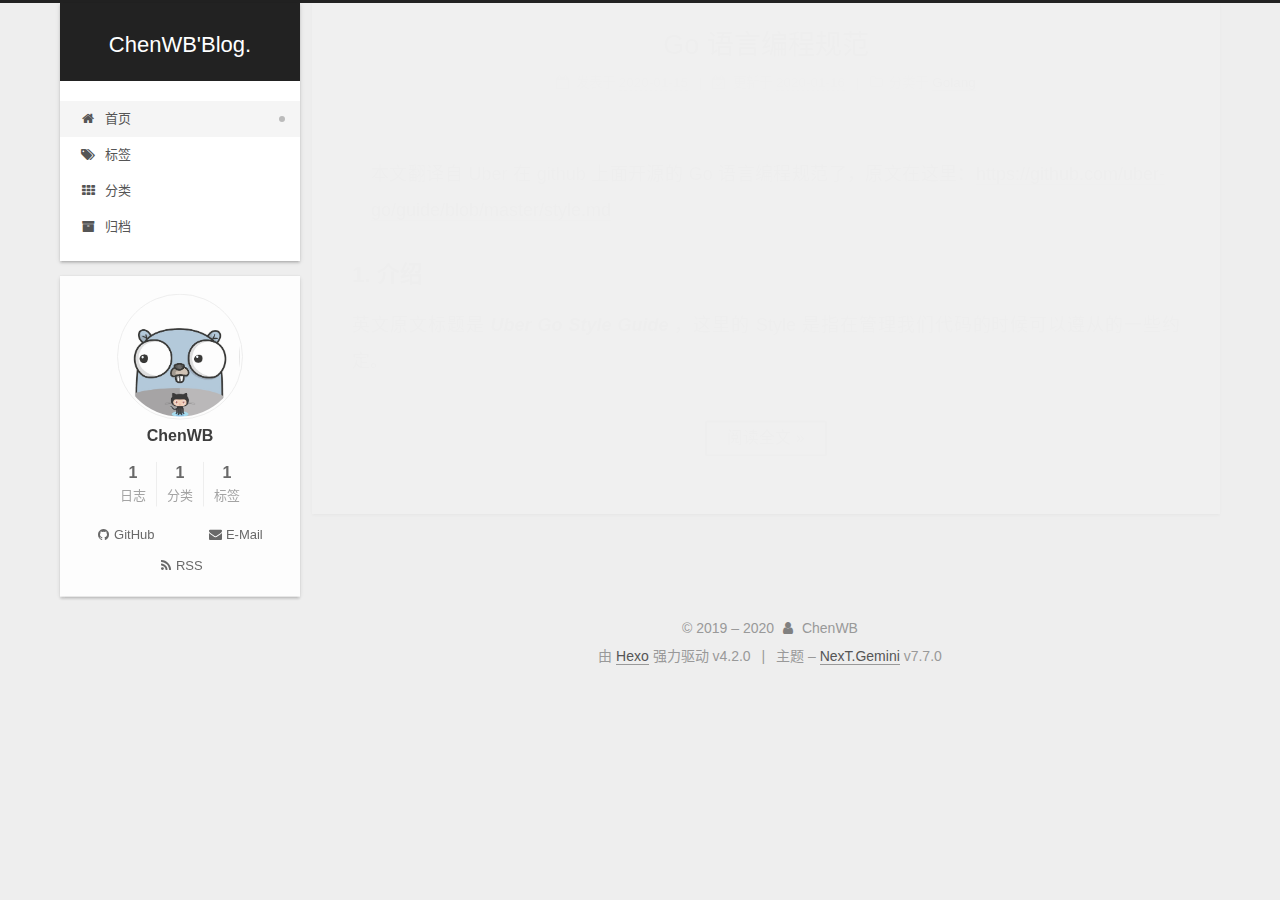
<file: index.html>
<!DOCTYPE html>
<html lang="zh-CN">
<head>
  <meta charset="UTF-8">
<meta name="viewport" content="width=device-width, initial-scale=1, maximum-scale=2">
<meta name="theme-color" content="#222">
<meta name="generator" content="Hexo 4.2.0">
  <link rel="apple-touch-icon" sizes="180x180" href="/images/apple-touch-icon-next.png">
  <link rel="icon" type="image/png" sizes="32x32" href="/images/favicon-32x32-next.png">
  <link rel="icon" type="image/png" sizes="16x16" href="/images/favicon-16x16-next.png">
  <link rel="mask-icon" href="/images/logo.svg" color="#222">

<link rel="stylesheet" href="/css/main.css">


<link rel="stylesheet" href="/lib/font-awesome/css/font-awesome.min.css">


<script id="hexo-configurations">
  var NexT = window.NexT || {};
  var CONFIG = {
    hostname: new URL('http://yoursite.com').hostname,
    root: '/',
    scheme: 'Gemini',
    version: '7.7.0',
    exturl: false,
    sidebar: {"position":"left","display":"always","padding":18,"offset":12,"onmobile":false},
    copycode: {"enable":false,"show_result":false,"style":null},
    back2top: {"enable":true,"sidebar":false,"scrollpercent":false},
    bookmark: {"enable":false,"color":"#222","save":"auto"},
    fancybox: false,
    mediumzoom: false,
    lazyload: false,
    pangu: false,
    comments: {"style":"tabs","active":null,"storage":true,"lazyload":false,"nav":null},
    algolia: {
      appID: '',
      apiKey: '',
      indexName: '',
      hits: {"per_page":10},
      labels: {"input_placeholder":"Search for Posts","hits_empty":"We didn't find any results for the search: ${query}","hits_stats":"${hits} results found in ${time} ms"}
    },
    localsearch: {"enable":false,"trigger":"auto","top_n_per_article":1,"unescape":false,"preload":false},
    path: '',
    motion: {"enable":true,"async":false,"transition":{"post_block":"fadeIn","post_header":"slideDownIn","post_body":"slideDownIn","coll_header":"slideLeftIn","sidebar":"slideUpIn"}}
  };
</script>

  <meta property="og:type" content="website">
<meta property="og:title" content="ChenWB&#39;Blog.">
<meta property="og:url" content="http://yoursite.com/index.html">
<meta property="og:site_name" content="ChenWB&#39;Blog.">
<meta property="og:locale" content="zh_CN">
<meta property="article:author" content="ChenWB">
<meta name="twitter:card" content="summary">

<link rel="canonical" href="http://yoursite.com/">


<script id="page-configurations">
  // https://hexo.io/docs/variables.html
  CONFIG.page = {
    sidebar: "",
    isHome: true,
    isPost: false
  };
</script>

  <title>ChenWB'Blog.</title>
  






  <noscript>
  <style>
  .use-motion .brand,
  .use-motion .menu-item,
  .sidebar-inner,
  .use-motion .post-block,
  .use-motion .pagination,
  .use-motion .comments,
  .use-motion .post-header,
  .use-motion .post-body,
  .use-motion .collection-header { opacity: initial; }

  .use-motion .site-title,
  .use-motion .site-subtitle {
    opacity: initial;
    top: initial;
  }

  .use-motion .logo-line-before i { left: initial; }
  .use-motion .logo-line-after i { right: initial; }
  </style>
</noscript>

<link rel="alternate" href="/atom.xml" title="ChenWB'Blog." type="application/atom+xml">
</head>

<body itemscope itemtype="http://schema.org/WebPage">
  <div class="container use-motion">
    <div class="headband"></div>

    <header class="header" itemscope itemtype="http://schema.org/WPHeader">
      <div class="header-inner"><div class="site-brand-container">
  <div class="site-meta">

    <div>
      <a href="/" class="brand" rel="start">
        <span class="logo-line-before"><i></i></span>
        <span class="site-title">ChenWB'Blog.</span>
        <span class="logo-line-after"><i></i></span>
      </a>
    </div>
  </div>

  <div class="site-nav-toggle">
    <div class="toggle" aria-label="切换导航栏">
      <span class="toggle-line toggle-line-first"></span>
      <span class="toggle-line toggle-line-middle"></span>
      <span class="toggle-line toggle-line-last"></span>
    </div>
  </div>
</div>


<nav class="site-nav">
  
  <ul id="menu" class="menu">
        <li class="menu-item menu-item-home">

    <a href="/" rel="section"><i class="fa fa-fw fa-home"></i>首页</a>

  </li>
        <li class="menu-item menu-item-tags">

    <a href="/tags/" rel="section"><i class="fa fa-fw fa-tags"></i>标签</a>

  </li>
        <li class="menu-item menu-item-categories">

    <a href="/categories/" rel="section"><i class="fa fa-fw fa-th"></i>分类</a>

  </li>
        <li class="menu-item menu-item-archives">

    <a href="/archives/" rel="section"><i class="fa fa-fw fa-archive"></i>归档</a>

  </li>
  </ul>

</nav>
</div>
    </header>

    
  <div class="back-to-top">
    <i class="fa fa-arrow-up"></i>
    <span>0%</span>
  </div>


    <main class="main">
      <div class="main-inner">
        <div class="content-wrap">
          

          <div class="content">
            

  <div class="posts-expand">
        
  
  
  <article itemscope itemtype="http://schema.org/Article" class="post-block home" lang="zh-CN">
    <link itemprop="mainEntityOfPage" href="http://yoursite.com/2020/01/15/Go-%E8%AF%AD%E8%A8%80%E7%BC%96%E7%A8%8B%E8%A7%84%E8%8C%83/">

    <span hidden itemprop="author" itemscope itemtype="http://schema.org/Person">
      <meta itemprop="image" content="/images/head.jpg">
      <meta itemprop="name" content="ChenWB">
      <meta itemprop="description" content="">
    </span>

    <span hidden itemprop="publisher" itemscope itemtype="http://schema.org/Organization">
      <meta itemprop="name" content="ChenWB'Blog.">
    </span>
      <header class="post-header">
        <h1 class="post-title" itemprop="name headline">
          
            <a href="/2020/01/15/Go-%E8%AF%AD%E8%A8%80%E7%BC%96%E7%A8%8B%E8%A7%84%E8%8C%83/" class="post-title-link" itemprop="url">Go 语言编程规范</a>
        </h1>

        <div class="post-meta">
            <span class="post-meta-item">
              <span class="post-meta-item-icon">
                <i class="fa fa-calendar-o"></i>
              </span>
              <span class="post-meta-item-text">发表于</span>

              <time title="创建时间：2020-01-15 17:07:00" itemprop="dateCreated datePublished" datetime="2020-01-15T17:07:00+08:00">2020-01-15</time>
            </span>
              <span class="post-meta-item">
                <span class="post-meta-item-icon">
                  <i class="fa fa-calendar-check-o"></i>
                </span>
                <span class="post-meta-item-text">更新于</span>
                <time title="修改时间：2020-01-16 11:16:15" itemprop="dateModified" datetime="2020-01-16T11:16:15+08:00">2020-01-16</time>
              </span>
            <span class="post-meta-item">
              <span class="post-meta-item-icon">
                <i class="fa fa-folder-o"></i>
              </span>
              <span class="post-meta-item-text">分类于</span>
                <span itemprop="about" itemscope itemtype="http://schema.org/Thing">
                  <a href="/categories/Golang/" itemprop="url" rel="index">
                    <span itemprop="name">Golang</span>
                  </a>
                </span>
            </span>

          

        </div>
      </header>

    
    
    
    <div class="post-body" itemprop="articleBody">

      
          <blockquote>
<p>本文翻译自 Uber 在 github 上面开源的 Go 语言编程规范了，原文在这里：<a href="https://github.com/uber-go/guide/blob/master/style.md" target="_blank" rel="noopener">https://github.com/uber-go/guide/blob/master/style.md</a></p>
</blockquote>
<h3 id="1-介绍"><a href="#1-介绍" class="headerlink" title="1. 介绍"></a>1. 介绍</h3><p>英文原文标题是 <strong><em>Uber Go Style Guide</em></strong> ，这里的 Style 是指在管理我们代码的时候可以遵从的一些约定。</p>
          <!--noindex-->
            <div class="post-button">
              <a class="btn" href="/2020/01/15/Go-%E8%AF%AD%E8%A8%80%E7%BC%96%E7%A8%8B%E8%A7%84%E8%8C%83/#more" rel="contents">
                阅读全文 &raquo;
              </a>
            </div>
          <!--/noindex-->
        
      
    </div>

    
    
    
      <footer class="post-footer">
        <div class="post-eof"></div>
      </footer>
  </article>
  
  
  

  </div>

  



          </div>
          

<script>
  window.addEventListener('tabs:register', () => {
    let activeClass = CONFIG.comments.activeClass;
    if (CONFIG.comments.storage) {
      activeClass = localStorage.getItem('comments_active') || activeClass;
    }
    if (activeClass) {
      let activeTab = document.querySelector(`a[href="#comment-${activeClass}"]`);
      if (activeTab) {
        activeTab.click();
      }
    }
  });
  if (CONFIG.comments.storage) {
    window.addEventListener('tabs:click', event => {
      if (!event.target.matches('.tabs-comment .tab-content .tab-pane')) return;
      let commentClass = event.target.classList[1];
      localStorage.setItem('comments_active', commentClass);
    });
  }
</script>

        </div>
          
  
  <div class="toggle sidebar-toggle">
    <span class="toggle-line toggle-line-first"></span>
    <span class="toggle-line toggle-line-middle"></span>
    <span class="toggle-line toggle-line-last"></span>
  </div>

  <aside class="sidebar">
    <div class="sidebar-inner">

      <ul class="sidebar-nav motion-element">
        <li class="sidebar-nav-toc">
          文章目录
        </li>
        <li class="sidebar-nav-overview">
          站点概览
        </li>
      </ul>

      <!--noindex-->
      <div class="post-toc-wrap sidebar-panel">
      </div>
      <!--/noindex-->

      <div class="site-overview-wrap sidebar-panel">
        <div class="site-author motion-element" itemprop="author" itemscope itemtype="http://schema.org/Person">
    <img class="site-author-image" itemprop="image" alt="ChenWB"
      src="/images/head.jpg">
  <p class="site-author-name" itemprop="name">ChenWB</p>
  <div class="site-description" itemprop="description"></div>
</div>
<div class="site-state-wrap motion-element">
  <nav class="site-state">
      <div class="site-state-item site-state-posts">
          <a href="/archives/">
        
          <span class="site-state-item-count">1</span>
          <span class="site-state-item-name">日志</span>
        </a>
      </div>
      <div class="site-state-item site-state-categories">
            <a href="/categories/">
          
        <span class="site-state-item-count">1</span>
        <span class="site-state-item-name">分类</span></a>
      </div>
      <div class="site-state-item site-state-tags">
            <a href="/tags/">
          
        <span class="site-state-item-count">1</span>
        <span class="site-state-item-name">标签</span></a>
      </div>
  </nav>
</div>
  <div class="links-of-author motion-element">
      <span class="links-of-author-item">
        <a href="https://github.com/chenwbyx" title="GitHub → https:&#x2F;&#x2F;github.com&#x2F;chenwbyx" rel="noopener" target="_blank"><i class="fa fa-fw fa-github"></i>GitHub</a>
      </span>
      <span class="links-of-author-item">
        <a href="mailto:chenwbyx@163.com" title="E-Mail → mailto:chenwbyx@163.com" rel="noopener" target="_blank"><i class="fa fa-fw fa-envelope"></i>E-Mail</a>
      </span>
      <span class="links-of-author-item">
        <a href="/atom.xml" title="RSS → &#x2F;atom.xml"><i class="fa fa-fw fa-rss"></i>RSS</a>
      </span>
  </div>



      </div>

    </div>
  </aside>
  <div id="sidebar-dimmer"></div>


      </div>
    </main>

    <footer class="footer">
      <div class="footer-inner">
        

<div class="copyright">
  
  &copy; 2019 – 
  <span itemprop="copyrightYear">2020</span>
  <span class="with-love">
    <i class="fa fa-user"></i>
  </span>
  <span class="author" itemprop="copyrightHolder">ChenWB</span>
</div>
  <div class="powered-by">由 <a href="https://hexo.io/" class="theme-link" rel="noopener" target="_blank">Hexo</a> 强力驱动 v4.2.0
  </div>
  <span class="post-meta-divider">|</span>
  <div class="theme-info">主题 – <a href="https://theme-next.org/" class="theme-link" rel="noopener" target="_blank">NexT.Gemini</a> v7.7.0
  </div>

        








      </div>
    </footer>
  </div>

  
  <script src="/lib/anime.min.js"></script>
  <script src="/lib/velocity/velocity.min.js"></script>
  <script src="/lib/velocity/velocity.ui.min.js"></script>

<script src="/js/utils.js"></script>

<script src="/js/motion.js"></script>


<script src="/js/schemes/pisces.js"></script>


<script src="/js/next-boot.js"></script>




  















  

  

</body>
</html>
</file>
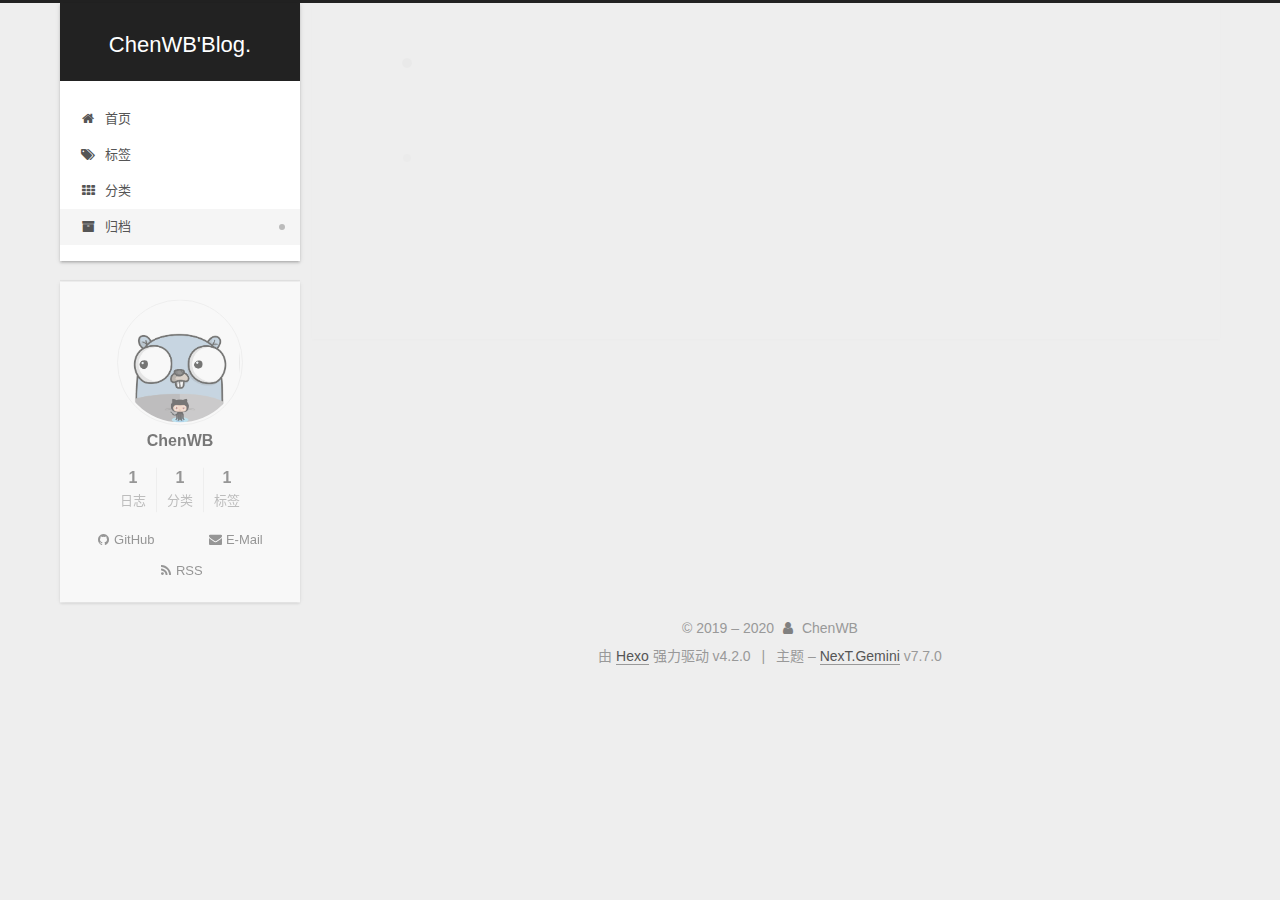
<file: archives/index.html>
<!DOCTYPE html>
<html lang="zh-CN">
<head>
  <meta charset="UTF-8">
<meta name="viewport" content="width=device-width, initial-scale=1, maximum-scale=2">
<meta name="theme-color" content="#222">
<meta name="generator" content="Hexo 4.2.0">
  <link rel="apple-touch-icon" sizes="180x180" href="/images/apple-touch-icon-next.png">
  <link rel="icon" type="image/png" sizes="32x32" href="/images/favicon-32x32-next.png">
  <link rel="icon" type="image/png" sizes="16x16" href="/images/favicon-16x16-next.png">
  <link rel="mask-icon" href="/images/logo.svg" color="#222">

<link rel="stylesheet" href="/css/main.css">


<link rel="stylesheet" href="/lib/font-awesome/css/font-awesome.min.css">


<script id="hexo-configurations">
  var NexT = window.NexT || {};
  var CONFIG = {
    hostname: new URL('http://yoursite.com').hostname,
    root: '/',
    scheme: 'Gemini',
    version: '7.7.0',
    exturl: false,
    sidebar: {"position":"left","display":"always","padding":18,"offset":12,"onmobile":false},
    copycode: {"enable":false,"show_result":false,"style":null},
    back2top: {"enable":true,"sidebar":false,"scrollpercent":false},
    bookmark: {"enable":false,"color":"#222","save":"auto"},
    fancybox: false,
    mediumzoom: false,
    lazyload: false,
    pangu: false,
    comments: {"style":"tabs","active":null,"storage":true,"lazyload":false,"nav":null},
    algolia: {
      appID: '',
      apiKey: '',
      indexName: '',
      hits: {"per_page":10},
      labels: {"input_placeholder":"Search for Posts","hits_empty":"We didn't find any results for the search: ${query}","hits_stats":"${hits} results found in ${time} ms"}
    },
    localsearch: {"enable":false,"trigger":"auto","top_n_per_article":1,"unescape":false,"preload":false},
    path: '',
    motion: {"enable":true,"async":false,"transition":{"post_block":"fadeIn","post_header":"slideDownIn","post_body":"slideDownIn","coll_header":"slideLeftIn","sidebar":"slideUpIn"}}
  };
</script>

  <meta property="og:type" content="website">
<meta property="og:title" content="ChenWB&#39;Blog.">
<meta property="og:url" content="http://yoursite.com/archives/index.html">
<meta property="og:site_name" content="ChenWB&#39;Blog.">
<meta property="og:locale" content="zh_CN">
<meta property="article:author" content="ChenWB">
<meta name="twitter:card" content="summary">

<link rel="canonical" href="http://yoursite.com/archives/">


<script id="page-configurations">
  // https://hexo.io/docs/variables.html
  CONFIG.page = {
    sidebar: "",
    isHome: false,
    isPost: false
  };
</script>

  <title>归档 | ChenWB'Blog.</title>
  






  <noscript>
  <style>
  .use-motion .brand,
  .use-motion .menu-item,
  .sidebar-inner,
  .use-motion .post-block,
  .use-motion .pagination,
  .use-motion .comments,
  .use-motion .post-header,
  .use-motion .post-body,
  .use-motion .collection-header { opacity: initial; }

  .use-motion .site-title,
  .use-motion .site-subtitle {
    opacity: initial;
    top: initial;
  }

  .use-motion .logo-line-before i { left: initial; }
  .use-motion .logo-line-after i { right: initial; }
  </style>
</noscript>

<link rel="alternate" href="/atom.xml" title="ChenWB'Blog." type="application/atom+xml">
</head>

<body itemscope itemtype="http://schema.org/WebPage">
  <div class="container use-motion">
    <div class="headband"></div>

    <header class="header" itemscope itemtype="http://schema.org/WPHeader">
      <div class="header-inner"><div class="site-brand-container">
  <div class="site-meta">

    <div>
      <a href="/" class="brand" rel="start">
        <span class="logo-line-before"><i></i></span>
        <span class="site-title">ChenWB'Blog.</span>
        <span class="logo-line-after"><i></i></span>
      </a>
    </div>
  </div>

  <div class="site-nav-toggle">
    <div class="toggle" aria-label="切换导航栏">
      <span class="toggle-line toggle-line-first"></span>
      <span class="toggle-line toggle-line-middle"></span>
      <span class="toggle-line toggle-line-last"></span>
    </div>
  </div>
</div>


<nav class="site-nav">
  
  <ul id="menu" class="menu">
        <li class="menu-item menu-item-home">

    <a href="/" rel="section"><i class="fa fa-fw fa-home"></i>首页</a>

  </li>
        <li class="menu-item menu-item-tags">

    <a href="/tags/" rel="section"><i class="fa fa-fw fa-tags"></i>标签</a>

  </li>
        <li class="menu-item menu-item-categories">

    <a href="/categories/" rel="section"><i class="fa fa-fw fa-th"></i>分类</a>

  </li>
        <li class="menu-item menu-item-archives">

    <a href="/archives/" rel="section"><i class="fa fa-fw fa-archive"></i>归档</a>

  </li>
  </ul>

</nav>
</div>
    </header>

    
  <div class="back-to-top">
    <i class="fa fa-arrow-up"></i>
    <span>0%</span>
  </div>


    <main class="main">
      <div class="main-inner">
        <div class="content-wrap">
          

          <div class="content">
            

  
  
  
  <div class="post-block">
    <div class="posts-collapse">
      <div class="collection-title">
        <span class="collection-header">嗯..! 目前共计 1 篇日志。 继续努力。</span>
      </div>

      
    <div class="collection-year">
      <h1 class="collection-header">2020</h1>
    </div>

  <article itemscope itemtype="http://schema.org/Article">
    <header class="post-header">

      <div class="post-meta">
        <time itemprop="dateCreated"
              datetime="2020-01-15T17:07:00+08:00"
              content="2020-01-15">
          01-15
        </time>
      </div>

      <h2 class="post-title">
          <a class="post-title-link" href="/2020/01/15/Go-%E8%AF%AD%E8%A8%80%E7%BC%96%E7%A8%8B%E8%A7%84%E8%8C%83/" itemprop="url">
            <span itemprop="name">Go 语言编程规范</span>
          </a>
      </h2>

    </header>
  </article>


    </div>
  </div>
  
  
  

  



          </div>
          

<script>
  window.addEventListener('tabs:register', () => {
    let activeClass = CONFIG.comments.activeClass;
    if (CONFIG.comments.storage) {
      activeClass = localStorage.getItem('comments_active') || activeClass;
    }
    if (activeClass) {
      let activeTab = document.querySelector(`a[href="#comment-${activeClass}"]`);
      if (activeTab) {
        activeTab.click();
      }
    }
  });
  if (CONFIG.comments.storage) {
    window.addEventListener('tabs:click', event => {
      if (!event.target.matches('.tabs-comment .tab-content .tab-pane')) return;
      let commentClass = event.target.classList[1];
      localStorage.setItem('comments_active', commentClass);
    });
  }
</script>

        </div>
          
  
  <div class="toggle sidebar-toggle">
    <span class="toggle-line toggle-line-first"></span>
    <span class="toggle-line toggle-line-middle"></span>
    <span class="toggle-line toggle-line-last"></span>
  </div>

  <aside class="sidebar">
    <div class="sidebar-inner">

      <ul class="sidebar-nav motion-element">
        <li class="sidebar-nav-toc">
          文章目录
        </li>
        <li class="sidebar-nav-overview">
          站点概览
        </li>
      </ul>

      <!--noindex-->
      <div class="post-toc-wrap sidebar-panel">
      </div>
      <!--/noindex-->

      <div class="site-overview-wrap sidebar-panel">
        <div class="site-author motion-element" itemprop="author" itemscope itemtype="http://schema.org/Person">
    <img class="site-author-image" itemprop="image" alt="ChenWB"
      src="/images/head.jpg">
  <p class="site-author-name" itemprop="name">ChenWB</p>
  <div class="site-description" itemprop="description"></div>
</div>
<div class="site-state-wrap motion-element">
  <nav class="site-state">
      <div class="site-state-item site-state-posts">
          <a href="/archives/">
        
          <span class="site-state-item-count">1</span>
          <span class="site-state-item-name">日志</span>
        </a>
      </div>
      <div class="site-state-item site-state-categories">
            <a href="/categories/">
          
        <span class="site-state-item-count">1</span>
        <span class="site-state-item-name">分类</span></a>
      </div>
      <div class="site-state-item site-state-tags">
            <a href="/tags/">
          
        <span class="site-state-item-count">1</span>
        <span class="site-state-item-name">标签</span></a>
      </div>
  </nav>
</div>
  <div class="links-of-author motion-element">
      <span class="links-of-author-item">
        <a href="https://github.com/chenwbyx" title="GitHub → https:&#x2F;&#x2F;github.com&#x2F;chenwbyx" rel="noopener" target="_blank"><i class="fa fa-fw fa-github"></i>GitHub</a>
      </span>
      <span class="links-of-author-item">
        <a href="mailto:chenwbyx@163.com" title="E-Mail → mailto:chenwbyx@163.com" rel="noopener" target="_blank"><i class="fa fa-fw fa-envelope"></i>E-Mail</a>
      </span>
      <span class="links-of-author-item">
        <a href="/atom.xml" title="RSS → &#x2F;atom.xml"><i class="fa fa-fw fa-rss"></i>RSS</a>
      </span>
  </div>



      </div>

    </div>
  </aside>
  <div id="sidebar-dimmer"></div>


      </div>
    </main>

    <footer class="footer">
      <div class="footer-inner">
        

<div class="copyright">
  
  &copy; 2019 – 
  <span itemprop="copyrightYear">2020</span>
  <span class="with-love">
    <i class="fa fa-user"></i>
  </span>
  <span class="author" itemprop="copyrightHolder">ChenWB</span>
</div>
  <div class="powered-by">由 <a href="https://hexo.io/" class="theme-link" rel="noopener" target="_blank">Hexo</a> 强力驱动 v4.2.0
  </div>
  <span class="post-meta-divider">|</span>
  <div class="theme-info">主题 – <a href="https://theme-next.org/" class="theme-link" rel="noopener" target="_blank">NexT.Gemini</a> v7.7.0
  </div>

        








      </div>
    </footer>
  </div>

  
  <script src="/lib/anime.min.js"></script>
  <script src="/lib/velocity/velocity.min.js"></script>
  <script src="/lib/velocity/velocity.ui.min.js"></script>

<script src="/js/utils.js"></script>

<script src="/js/motion.js"></script>


<script src="/js/schemes/pisces.js"></script>


<script src="/js/next-boot.js"></script>




  















  

  

</body>
</html>
</file>
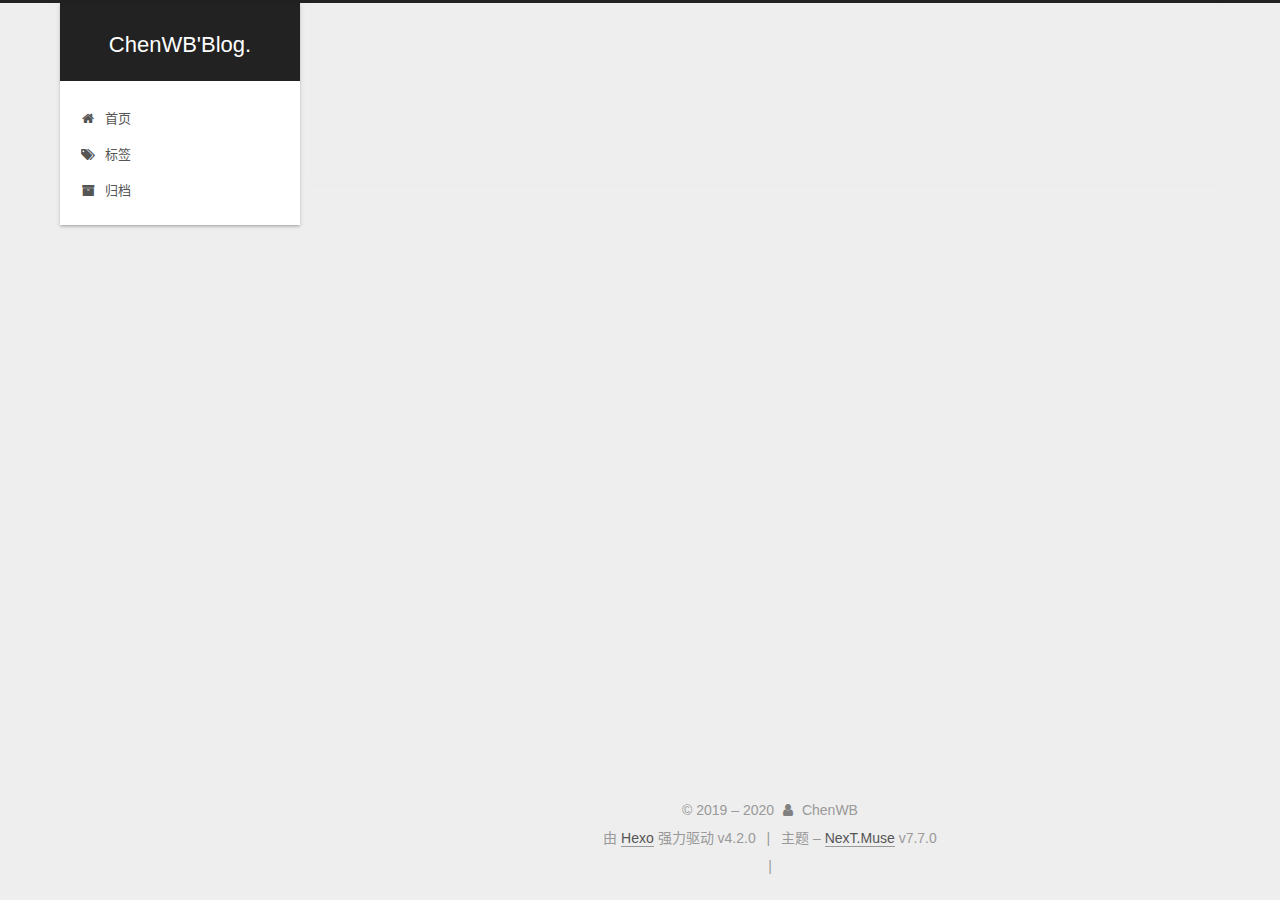
<file: book/index.html>
<!DOCTYPE html>
<html lang="zh-CN">
<head>
  <meta charset="UTF-8">
<meta name="viewport" content="width=device-width, initial-scale=1, maximum-scale=2">
<meta name="theme-color" content="#222">
<meta name="generator" content="Hexo 4.2.0">
  <link rel="apple-touch-icon" sizes="180x180" href="/images/apple-touch-icon-next.png">
  <link rel="icon" type="image/png" sizes="32x32" href="/images/favicon-32x32-next.png">
  <link rel="icon" type="image/png" sizes="16x16" href="/images/favicon-16x16-next.png">
  <link rel="mask-icon" href="/images/logo.svg" color="#222">

<link rel="stylesheet" href="/css/main.css">


<link rel="stylesheet" href="/lib/font-awesome/css/font-awesome.min.css">


<script id="hexo-configurations">
  var NexT = window.NexT || {};
  var CONFIG = {
    hostname: new URL('http://yoursite.com').hostname,
    root: '/',
    scheme: 'Muse',
    version: '7.7.0',
    exturl: false,
    sidebar: {"position":"left","display":"post","padding":18,"offset":12,"onmobile":false},
    copycode: {"enable":false,"show_result":false,"style":null},
    back2top: {"enable":true,"sidebar":false,"scrollpercent":false},
    bookmark: {"enable":false,"color":"#222","save":"auto"},
    fancybox: false,
    mediumzoom: false,
    lazyload: false,
    pangu: false,
    comments: {"style":"tabs","active":null,"storage":true,"lazyload":false,"nav":null},
    algolia: {
      appID: '',
      apiKey: '',
      indexName: '',
      hits: {"per_page":10},
      labels: {"input_placeholder":"Search for Posts","hits_empty":"We didn't find any results for the search: ${query}","hits_stats":"${hits} results found in ${time} ms"}
    },
    localsearch: {"enable":false,"trigger":"auto","top_n_per_article":1,"unescape":false,"preload":false},
    path: '',
    motion: {"enable":true,"async":false,"transition":{"post_block":"fadeIn","post_header":"slideDownIn","post_body":"slideDownIn","coll_header":"slideLeftIn","sidebar":"slideUpIn"}}
  };
</script>

  <meta property="og:type" content="website">
<meta property="og:title" content="book">
<meta property="og:url" content="http://yoursite.com/book/index.html">
<meta property="og:site_name" content="ChenWB&#39;Blog.">
<meta property="og:locale" content="zh_CN">
<meta property="article:published_time" content="2020-01-15T10:25:45.000Z">
<meta property="article:modified_time" content="2020-01-15T10:25:45.348Z">
<meta property="article:author" content="ChenWB">
<meta name="twitter:card" content="summary">

<link rel="canonical" href="http://yoursite.com/book/">


<script id="page-configurations">
  // https://hexo.io/docs/variables.html
  CONFIG.page = {
    sidebar: "",
    isHome: false,
    isPost: false
  };
</script>

  <title>book | ChenWB'Blog.
  </title>
  






  <noscript>
  <style>
  .use-motion .brand,
  .use-motion .menu-item,
  .sidebar-inner,
  .use-motion .post-block,
  .use-motion .pagination,
  .use-motion .comments,
  .use-motion .post-header,
  .use-motion .post-body,
  .use-motion .collection-header { opacity: initial; }

  .use-motion .site-title,
  .use-motion .site-subtitle {
    opacity: initial;
    top: initial;
  }

  .use-motion .logo-line-before i { left: initial; }
  .use-motion .logo-line-after i { right: initial; }
  </style>
</noscript>

<link rel="alternate" href="/atom.xml" title="ChenWB'Blog." type="application/atom+xml">
</head>

<body itemscope itemtype="http://schema.org/WebPage">
  <div class="container use-motion">
    <div class="headband"></div>

    <header class="header" itemscope itemtype="http://schema.org/WPHeader">
      <div class="header-inner"><div class="site-brand-container">
  <div class="site-meta">

    <div>
      <a href="/" class="brand" rel="start">
        <span class="logo-line-before"><i></i></span>
        <span class="site-title">ChenWB'Blog.</span>
        <span class="logo-line-after"><i></i></span>
      </a>
    </div>
  </div>

  <div class="site-nav-toggle">
    <div class="toggle" aria-label="切换导航栏">
      <span class="toggle-line toggle-line-first"></span>
      <span class="toggle-line toggle-line-middle"></span>
      <span class="toggle-line toggle-line-last"></span>
    </div>
  </div>
</div>


<nav class="site-nav">
  
  <ul id="menu" class="menu">
        <li class="menu-item menu-item-home">

    <a href="/" rel="section"><i class="fa fa-fw fa-home"></i>首页</a>

  </li>
        <li class="menu-item menu-item-tags">

    <a href="/tags/" rel="section"><i class="fa fa-fw fa-tags"></i>标签</a>

  </li>
        <li class="menu-item menu-item-archives">

    <a href="/archives/" rel="section"><i class="fa fa-fw fa-archive"></i>归档</a>

  </li>
  </ul>

</nav>
</div>
    </header>

    
  <div class="back-to-top">
    <i class="fa fa-arrow-up"></i>
    <span>0%</span>
  </div>


    <main class="main">
      <div class="main-inner">
        <div class="content-wrap">
          
  
  

          <div class="content">
            

  <div class="posts-expand">
    
    
    
    <div class="post-block" lang="zh-CN">
      <header class="post-header">

<h1 class="post-title" itemprop="name headline">book
</h1>

<div class="post-meta">
  

</div>

</header>

      
      
      
      <div class="post-body">
          
      </div>
      
      
      
    </div>
    

    
    
    
  </div>


          </div>
          

<script>
  window.addEventListener('tabs:register', () => {
    let activeClass = CONFIG.comments.activeClass;
    if (CONFIG.comments.storage) {
      activeClass = localStorage.getItem('comments_active') || activeClass;
    }
    if (activeClass) {
      let activeTab = document.querySelector(`a[href="#comment-${activeClass}"]`);
      if (activeTab) {
        activeTab.click();
      }
    }
  });
  if (CONFIG.comments.storage) {
    window.addEventListener('tabs:click', event => {
      if (!event.target.matches('.tabs-comment .tab-content .tab-pane')) return;
      let commentClass = event.target.classList[1];
      localStorage.setItem('comments_active', commentClass);
    });
  }
</script>

        </div>
          
  
  <div class="toggle sidebar-toggle">
    <span class="toggle-line toggle-line-first"></span>
    <span class="toggle-line toggle-line-middle"></span>
    <span class="toggle-line toggle-line-last"></span>
  </div>

  <aside class="sidebar">
    <div class="sidebar-inner">

      <ul class="sidebar-nav motion-element">
        <li class="sidebar-nav-toc">
          文章目录
        </li>
        <li class="sidebar-nav-overview">
          站点概览
        </li>
      </ul>

      <!--noindex-->
      <div class="post-toc-wrap sidebar-panel">
      </div>
      <!--/noindex-->

      <div class="site-overview-wrap sidebar-panel">
        <div class="site-author motion-element" itemprop="author" itemscope itemtype="http://schema.org/Person">
    <img class="site-author-image" itemprop="image" alt="ChenWB"
      src="/images/head.jpg">
  <p class="site-author-name" itemprop="name">ChenWB</p>
  <div class="site-description" itemprop="description"></div>
</div>
<div class="site-state-wrap motion-element">
  <nav class="site-state">
      <div class="site-state-item site-state-posts">
          <a href="/archives/">
        
          <span class="site-state-item-count">1</span>
          <span class="site-state-item-name">日志</span>
        </a>
      </div>
      <div class="site-state-item site-state-categories">
        <span class="site-state-item-count">1</span>
        <span class="site-state-item-name">分类</span>
      </div>
      <div class="site-state-item site-state-tags">
        <span class="site-state-item-count">1</span>
        <span class="site-state-item-name">标签</span>
      </div>
  </nav>
</div>
  <div class="links-of-author motion-element">
      <span class="links-of-author-item">
        <a href="https://github.com/chenwbyx" title="GitHub → https:&#x2F;&#x2F;github.com&#x2F;chenwbyx" rel="noopener" target="_blank"><i class="fa fa-fw fa-github"></i>GitHub</a>
      </span>
      <span class="links-of-author-item">
        <a href="mailto:chenwbyx@163.com" title="E-Mail → mailto:chenwbyx@163.com" rel="noopener" target="_blank"><i class="fa fa-fw fa-envelope"></i>E-Mail</a>
      </span>
      <span class="links-of-author-item">
        <a href="/atom.xml" title="RSS → &#x2F;atom.xml"><i class="fa fa-fw fa-rss"></i>RSS</a>
      </span>
  </div>



      </div>

    </div>
  </aside>
  <div id="sidebar-dimmer"></div>


      </div>
    </main>

    <footer class="footer">
      <div class="footer-inner">
        

<div class="copyright">
  
  &copy; 2019 – 
  <span itemprop="copyrightYear">2020</span>
  <span class="with-love">
    <i class="fa fa-user"></i>
  </span>
  <span class="author" itemprop="copyrightHolder">ChenWB</span>
</div>
  <div class="powered-by">由 <a href="https://hexo.io/" class="theme-link" rel="noopener" target="_blank">Hexo</a> 强力驱动 v4.2.0
  </div>
  <span class="post-meta-divider">|</span>
  <div class="theme-info">主题 – <a href="https://muse.theme-next.org/" class="theme-link" rel="noopener" target="_blank">NexT.Muse</a> v7.7.0
  </div>

        
<div class="busuanzi-count">
  <script async src="https://busuanzi.ibruce.info/busuanzi/2.3/busuanzi.pure.mini.js"></script>
    <span class="post-meta-item" id="busuanzi_container_site_uv" style="display: none;">
      <span class="post-meta-item-icon">
        <i class="fa fa-user"></i>
      </span>
      <span class="site-uv" title="总访客量">
        <span id="busuanzi_value_site_uv"></span>
      </span>
    </span>
    <span class="post-meta-divider">|</span>
    <span class="post-meta-item" id="busuanzi_container_site_pv" style="display: none;">
      <span class="post-meta-item-icon">
        <i class="fa fa-eye"></i>
      </span>
      <span class="site-pv" title="总访问量">
        <span id="busuanzi_value_site_pv"></span>
      </span>
    </span>
</div>








      </div>
    </footer>
  </div>

  
  <script src="/lib/anime.min.js"></script>
  <script src="/lib/velocity/velocity.min.js"></script>
  <script src="/lib/velocity/velocity.ui.min.js"></script>

<script src="/js/utils.js"></script>

<script src="/js/motion.js"></script>


<script src="/js/schemes/muse.js"></script>


<script src="/js/next-boot.js"></script>




  















  

  

</body>
</html>
</file>
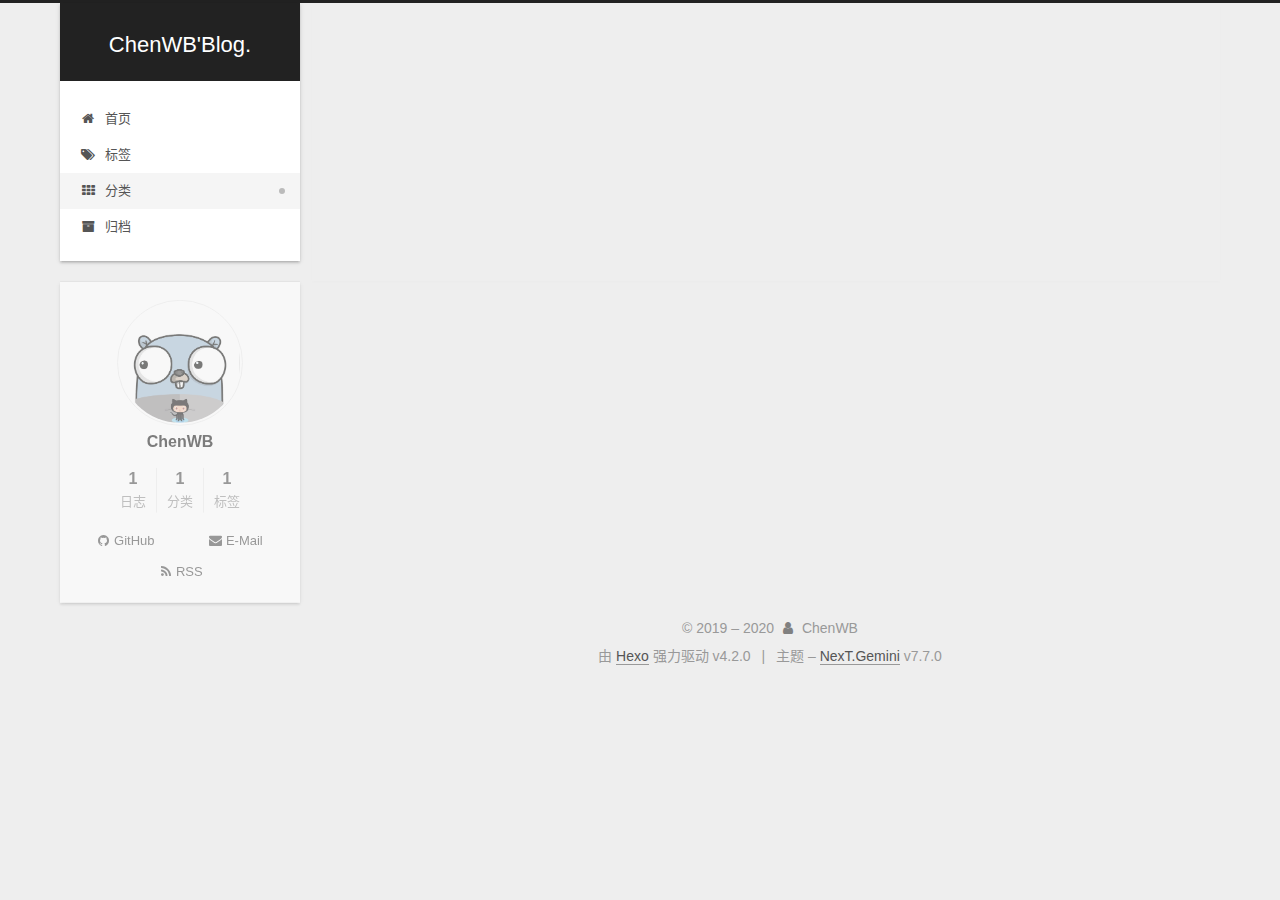
<file: categories/index.html>
<!DOCTYPE html>
<html lang="zh-CN">
<head>
  <meta charset="UTF-8">
<meta name="viewport" content="width=device-width, initial-scale=1, maximum-scale=2">
<meta name="theme-color" content="#222">
<meta name="generator" content="Hexo 4.2.0">
  <link rel="apple-touch-icon" sizes="180x180" href="/images/apple-touch-icon-next.png">
  <link rel="icon" type="image/png" sizes="32x32" href="/images/favicon-32x32-next.png">
  <link rel="icon" type="image/png" sizes="16x16" href="/images/favicon-16x16-next.png">
  <link rel="mask-icon" href="/images/logo.svg" color="#222">

<link rel="stylesheet" href="/css/main.css">


<link rel="stylesheet" href="/lib/font-awesome/css/font-awesome.min.css">


<script id="hexo-configurations">
  var NexT = window.NexT || {};
  var CONFIG = {
    hostname: new URL('http://yoursite.com').hostname,
    root: '/',
    scheme: 'Gemini',
    version: '7.7.0',
    exturl: false,
    sidebar: {"position":"left","display":"always","padding":18,"offset":12,"onmobile":false},
    copycode: {"enable":false,"show_result":false,"style":null},
    back2top: {"enable":true,"sidebar":false,"scrollpercent":false},
    bookmark: {"enable":false,"color":"#222","save":"auto"},
    fancybox: false,
    mediumzoom: false,
    lazyload: false,
    pangu: false,
    comments: {"style":"tabs","active":null,"storage":true,"lazyload":false,"nav":null},
    algolia: {
      appID: '',
      apiKey: '',
      indexName: '',
      hits: {"per_page":10},
      labels: {"input_placeholder":"Search for Posts","hits_empty":"We didn't find any results for the search: ${query}","hits_stats":"${hits} results found in ${time} ms"}
    },
    localsearch: {"enable":false,"trigger":"auto","top_n_per_article":1,"unescape":false,"preload":false},
    path: '',
    motion: {"enable":true,"async":false,"transition":{"post_block":"fadeIn","post_header":"slideDownIn","post_body":"slideDownIn","coll_header":"slideLeftIn","sidebar":"slideUpIn"}}
  };
</script>

  <meta property="og:type" content="website">
<meta property="og:title" content="categories">
<meta property="og:url" content="http://yoursite.com/categories/index.html">
<meta property="og:site_name" content="ChenWB&#39;Blog.">
<meta property="og:locale" content="zh_CN">
<meta property="article:published_time" content="2020-01-15T11:43:14.000Z">
<meta property="article:modified_time" content="2020-01-15T11:46:32.373Z">
<meta property="article:author" content="ChenWB">
<meta name="twitter:card" content="summary">

<link rel="canonical" href="http://yoursite.com/categories/">


<script id="page-configurations">
  // https://hexo.io/docs/variables.html
  CONFIG.page = {
    sidebar: "",
    isHome: false,
    isPost: false
  };
</script>

  <title>categories | ChenWB'Blog.
  </title>
  






  <noscript>
  <style>
  .use-motion .brand,
  .use-motion .menu-item,
  .sidebar-inner,
  .use-motion .post-block,
  .use-motion .pagination,
  .use-motion .comments,
  .use-motion .post-header,
  .use-motion .post-body,
  .use-motion .collection-header { opacity: initial; }

  .use-motion .site-title,
  .use-motion .site-subtitle {
    opacity: initial;
    top: initial;
  }

  .use-motion .logo-line-before i { left: initial; }
  .use-motion .logo-line-after i { right: initial; }
  </style>
</noscript>

<link rel="alternate" href="/atom.xml" title="ChenWB'Blog." type="application/atom+xml">
</head>

<body itemscope itemtype="http://schema.org/WebPage">
  <div class="container use-motion">
    <div class="headband"></div>

    <header class="header" itemscope itemtype="http://schema.org/WPHeader">
      <div class="header-inner"><div class="site-brand-container">
  <div class="site-meta">

    <div>
      <a href="/" class="brand" rel="start">
        <span class="logo-line-before"><i></i></span>
        <span class="site-title">ChenWB'Blog.</span>
        <span class="logo-line-after"><i></i></span>
      </a>
    </div>
  </div>

  <div class="site-nav-toggle">
    <div class="toggle" aria-label="切换导航栏">
      <span class="toggle-line toggle-line-first"></span>
      <span class="toggle-line toggle-line-middle"></span>
      <span class="toggle-line toggle-line-last"></span>
    </div>
  </div>
</div>


<nav class="site-nav">
  
  <ul id="menu" class="menu">
        <li class="menu-item menu-item-home">

    <a href="/" rel="section"><i class="fa fa-fw fa-home"></i>首页</a>

  </li>
        <li class="menu-item menu-item-tags">

    <a href="/tags/" rel="section"><i class="fa fa-fw fa-tags"></i>标签</a>

  </li>
        <li class="menu-item menu-item-categories">

    <a href="/categories/" rel="section"><i class="fa fa-fw fa-th"></i>分类</a>

  </li>
        <li class="menu-item menu-item-archives">

    <a href="/archives/" rel="section"><i class="fa fa-fw fa-archive"></i>归档</a>

  </li>
  </ul>

</nav>
</div>
    </header>

    
  <div class="back-to-top">
    <i class="fa fa-arrow-up"></i>
    <span>0%</span>
  </div>


    <main class="main">
      <div class="main-inner">
        <div class="content-wrap">
          
  
  

          <div class="content">
            

  <div class="posts-expand">
    
    
    
    <div class="post-block" lang="zh-CN">
      <header class="post-header">

<h1 class="post-title" itemprop="name headline">categories
</h1>

<div class="post-meta">
  

</div>

</header>

      
      
      
      <div class="post-body">
          <div class="category-all-page">
            <div class="category-all-title">
              目前共计 1 个分类
            </div>
            <div class="category-all">
              <ul class="category-list"><li class="category-list-item"><a class="category-list-link" href="/categories/Golang/">Golang</a><span class="category-list-count">1</span></li></ul>
            </div>
          </div>
        
      </div>
      
      
      
    </div>
    

    
    
    
  </div>


          </div>
          

<script>
  window.addEventListener('tabs:register', () => {
    let activeClass = CONFIG.comments.activeClass;
    if (CONFIG.comments.storage) {
      activeClass = localStorage.getItem('comments_active') || activeClass;
    }
    if (activeClass) {
      let activeTab = document.querySelector(`a[href="#comment-${activeClass}"]`);
      if (activeTab) {
        activeTab.click();
      }
    }
  });
  if (CONFIG.comments.storage) {
    window.addEventListener('tabs:click', event => {
      if (!event.target.matches('.tabs-comment .tab-content .tab-pane')) return;
      let commentClass = event.target.classList[1];
      localStorage.setItem('comments_active', commentClass);
    });
  }
</script>

        </div>
          
  
  <div class="toggle sidebar-toggle">
    <span class="toggle-line toggle-line-first"></span>
    <span class="toggle-line toggle-line-middle"></span>
    <span class="toggle-line toggle-line-last"></span>
  </div>

  <aside class="sidebar">
    <div class="sidebar-inner">

      <ul class="sidebar-nav motion-element">
        <li class="sidebar-nav-toc">
          文章目录
        </li>
        <li class="sidebar-nav-overview">
          站点概览
        </li>
      </ul>

      <!--noindex-->
      <div class="post-toc-wrap sidebar-panel">
      </div>
      <!--/noindex-->

      <div class="site-overview-wrap sidebar-panel">
        <div class="site-author motion-element" itemprop="author" itemscope itemtype="http://schema.org/Person">
    <img class="site-author-image" itemprop="image" alt="ChenWB"
      src="/images/head.jpg">
  <p class="site-author-name" itemprop="name">ChenWB</p>
  <div class="site-description" itemprop="description"></div>
</div>
<div class="site-state-wrap motion-element">
  <nav class="site-state">
      <div class="site-state-item site-state-posts">
          <a href="/archives/">
        
          <span class="site-state-item-count">1</span>
          <span class="site-state-item-name">日志</span>
        </a>
      </div>
      <div class="site-state-item site-state-categories">
            <a href="/categories/">
          
        <span class="site-state-item-count">1</span>
        <span class="site-state-item-name">分类</span></a>
      </div>
      <div class="site-state-item site-state-tags">
            <a href="/tags/">
          
        <span class="site-state-item-count">1</span>
        <span class="site-state-item-name">标签</span></a>
      </div>
  </nav>
</div>
  <div class="links-of-author motion-element">
      <span class="links-of-author-item">
        <a href="https://github.com/chenwbyx" title="GitHub → https:&#x2F;&#x2F;github.com&#x2F;chenwbyx" rel="noopener" target="_blank"><i class="fa fa-fw fa-github"></i>GitHub</a>
      </span>
      <span class="links-of-author-item">
        <a href="mailto:chenwbyx@163.com" title="E-Mail → mailto:chenwbyx@163.com" rel="noopener" target="_blank"><i class="fa fa-fw fa-envelope"></i>E-Mail</a>
      </span>
      <span class="links-of-author-item">
        <a href="/atom.xml" title="RSS → &#x2F;atom.xml"><i class="fa fa-fw fa-rss"></i>RSS</a>
      </span>
  </div>



      </div>

    </div>
  </aside>
  <div id="sidebar-dimmer"></div>


      </div>
    </main>

    <footer class="footer">
      <div class="footer-inner">
        

<div class="copyright">
  
  &copy; 2019 – 
  <span itemprop="copyrightYear">2020</span>
  <span class="with-love">
    <i class="fa fa-user"></i>
  </span>
  <span class="author" itemprop="copyrightHolder">ChenWB</span>
</div>
  <div class="powered-by">由 <a href="https://hexo.io/" class="theme-link" rel="noopener" target="_blank">Hexo</a> 强力驱动 v4.2.0
  </div>
  <span class="post-meta-divider">|</span>
  <div class="theme-info">主题 – <a href="https://theme-next.org/" class="theme-link" rel="noopener" target="_blank">NexT.Gemini</a> v7.7.0
  </div>

        








      </div>
    </footer>
  </div>

  
  <script src="/lib/anime.min.js"></script>
  <script src="/lib/velocity/velocity.min.js"></script>
  <script src="/lib/velocity/velocity.ui.min.js"></script>

<script src="/js/utils.js"></script>

<script src="/js/motion.js"></script>


<script src="/js/schemes/pisces.js"></script>


<script src="/js/next-boot.js"></script>




  















  

  

</body>
</html>
</file>
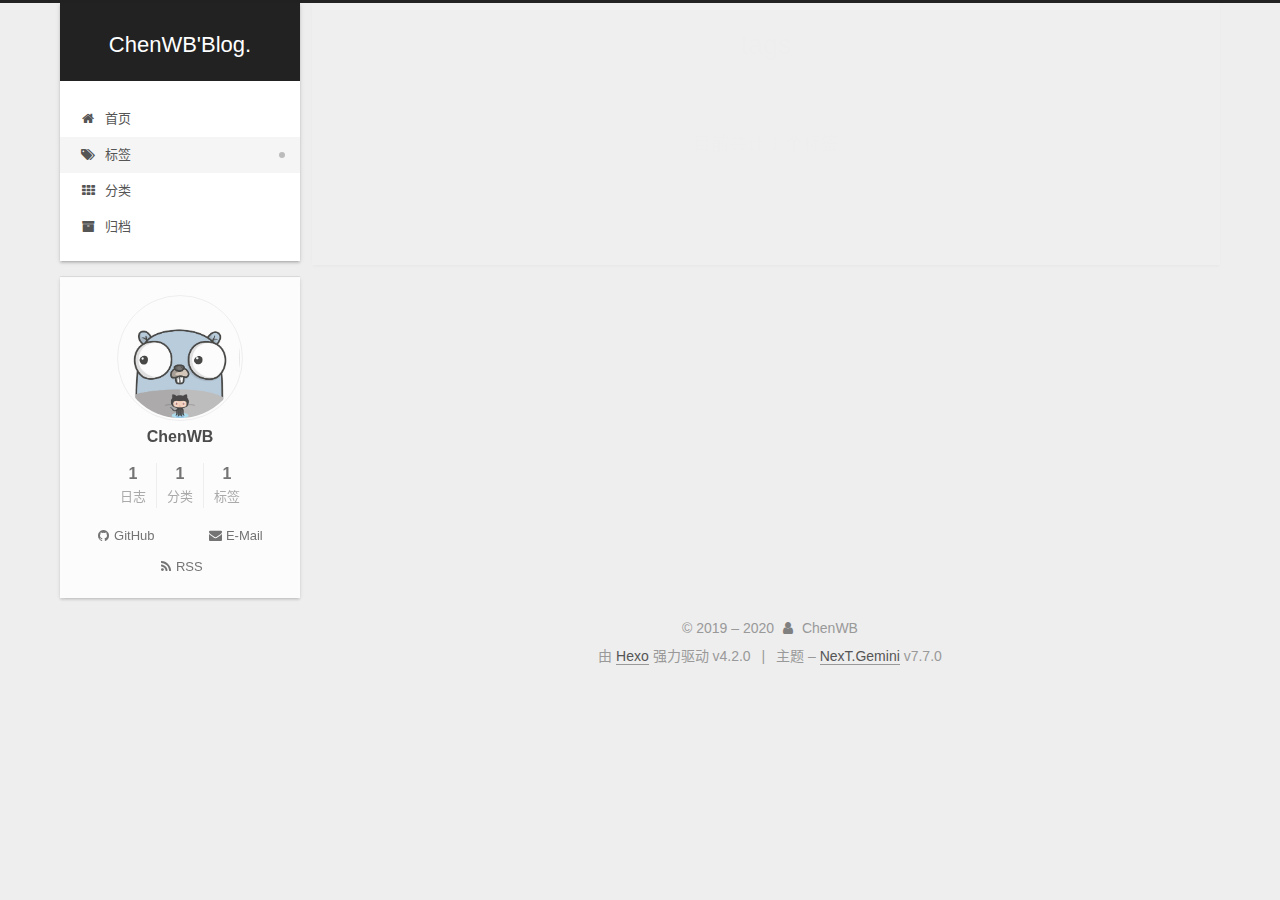
<file: tags/index.html>
<!DOCTYPE html>
<html lang="zh-CN">
<head>
  <meta charset="UTF-8">
<meta name="viewport" content="width=device-width, initial-scale=1, maximum-scale=2">
<meta name="theme-color" content="#222">
<meta name="generator" content="Hexo 4.2.0">
  <link rel="apple-touch-icon" sizes="180x180" href="/images/apple-touch-icon-next.png">
  <link rel="icon" type="image/png" sizes="32x32" href="/images/favicon-32x32-next.png">
  <link rel="icon" type="image/png" sizes="16x16" href="/images/favicon-16x16-next.png">
  <link rel="mask-icon" href="/images/logo.svg" color="#222">

<link rel="stylesheet" href="/css/main.css">


<link rel="stylesheet" href="/lib/font-awesome/css/font-awesome.min.css">


<script id="hexo-configurations">
  var NexT = window.NexT || {};
  var CONFIG = {
    hostname: new URL('http://yoursite.com').hostname,
    root: '/',
    scheme: 'Gemini',
    version: '7.7.0',
    exturl: false,
    sidebar: {"position":"left","display":"always","padding":18,"offset":12,"onmobile":false},
    copycode: {"enable":false,"show_result":false,"style":null},
    back2top: {"enable":true,"sidebar":false,"scrollpercent":false},
    bookmark: {"enable":false,"color":"#222","save":"auto"},
    fancybox: false,
    mediumzoom: false,
    lazyload: false,
    pangu: false,
    comments: {"style":"tabs","active":null,"storage":true,"lazyload":false,"nav":null},
    algolia: {
      appID: '',
      apiKey: '',
      indexName: '',
      hits: {"per_page":10},
      labels: {"input_placeholder":"Search for Posts","hits_empty":"We didn't find any results for the search: ${query}","hits_stats":"${hits} results found in ${time} ms"}
    },
    localsearch: {"enable":false,"trigger":"auto","top_n_per_article":1,"unescape":false,"preload":false},
    path: '',
    motion: {"enable":true,"async":false,"transition":{"post_block":"fadeIn","post_header":"slideDownIn","post_body":"slideDownIn","coll_header":"slideLeftIn","sidebar":"slideUpIn"}}
  };
</script>

  <meta property="og:type" content="website">
<meta property="og:title" content="tags">
<meta property="og:url" content="http://yoursite.com/tags/index.html">
<meta property="og:site_name" content="ChenWB&#39;Blog.">
<meta property="og:locale" content="zh_CN">
<meta property="article:published_time" content="2020-01-15T11:30:19.000Z">
<meta property="article:modified_time" content="2020-01-15T11:44:47.492Z">
<meta property="article:author" content="ChenWB">
<meta name="twitter:card" content="summary">

<link rel="canonical" href="http://yoursite.com/tags/">


<script id="page-configurations">
  // https://hexo.io/docs/variables.html
  CONFIG.page = {
    sidebar: "",
    isHome: false,
    isPost: false
  };
</script>

  <title>tags | ChenWB'Blog.
  </title>
  






  <noscript>
  <style>
  .use-motion .brand,
  .use-motion .menu-item,
  .sidebar-inner,
  .use-motion .post-block,
  .use-motion .pagination,
  .use-motion .comments,
  .use-motion .post-header,
  .use-motion .post-body,
  .use-motion .collection-header { opacity: initial; }

  .use-motion .site-title,
  .use-motion .site-subtitle {
    opacity: initial;
    top: initial;
  }

  .use-motion .logo-line-before i { left: initial; }
  .use-motion .logo-line-after i { right: initial; }
  </style>
</noscript>

<link rel="alternate" href="/atom.xml" title="ChenWB'Blog." type="application/atom+xml">
</head>

<body itemscope itemtype="http://schema.org/WebPage">
  <div class="container use-motion">
    <div class="headband"></div>

    <header class="header" itemscope itemtype="http://schema.org/WPHeader">
      <div class="header-inner"><div class="site-brand-container">
  <div class="site-meta">

    <div>
      <a href="/" class="brand" rel="start">
        <span class="logo-line-before"><i></i></span>
        <span class="site-title">ChenWB'Blog.</span>
        <span class="logo-line-after"><i></i></span>
      </a>
    </div>
  </div>

  <div class="site-nav-toggle">
    <div class="toggle" aria-label="切换导航栏">
      <span class="toggle-line toggle-line-first"></span>
      <span class="toggle-line toggle-line-middle"></span>
      <span class="toggle-line toggle-line-last"></span>
    </div>
  </div>
</div>


<nav class="site-nav">
  
  <ul id="menu" class="menu">
        <li class="menu-item menu-item-home">

    <a href="/" rel="section"><i class="fa fa-fw fa-home"></i>首页</a>

  </li>
        <li class="menu-item menu-item-tags">

    <a href="/tags/" rel="section"><i class="fa fa-fw fa-tags"></i>标签</a>

  </li>
        <li class="menu-item menu-item-categories">

    <a href="/categories/" rel="section"><i class="fa fa-fw fa-th"></i>分类</a>

  </li>
        <li class="menu-item menu-item-archives">

    <a href="/archives/" rel="section"><i class="fa fa-fw fa-archive"></i>归档</a>

  </li>
  </ul>

</nav>
</div>
    </header>

    
  <div class="back-to-top">
    <i class="fa fa-arrow-up"></i>
    <span>0%</span>
  </div>


    <main class="main">
      <div class="main-inner">
        <div class="content-wrap">
          
  
  

          <div class="content">
            

  <div class="posts-expand">
    
    
    
    <div class="post-block" lang="zh-CN">
      <header class="post-header">

<h1 class="post-title" itemprop="name headline">tags
</h1>

<div class="post-meta">
  

</div>

</header>

      
      
      
      <div class="post-body">
          <div class="tag-cloud">
            <div class="tag-cloud-title">
              目前共计 1 个标签
            </div>
            <div class="tag-cloud-tags">
              <a href="/tags/%E7%BC%96%E7%A8%8B%E8%A7%84%E8%8C%83/" style="font-size: 12px; color: #ccc">编程规范</a>
            </div>
          </div>
        
      </div>
      
      
      
    </div>
    

    
    
    
  </div>


          </div>
          

<script>
  window.addEventListener('tabs:register', () => {
    let activeClass = CONFIG.comments.activeClass;
    if (CONFIG.comments.storage) {
      activeClass = localStorage.getItem('comments_active') || activeClass;
    }
    if (activeClass) {
      let activeTab = document.querySelector(`a[href="#comment-${activeClass}"]`);
      if (activeTab) {
        activeTab.click();
      }
    }
  });
  if (CONFIG.comments.storage) {
    window.addEventListener('tabs:click', event => {
      if (!event.target.matches('.tabs-comment .tab-content .tab-pane')) return;
      let commentClass = event.target.classList[1];
      localStorage.setItem('comments_active', commentClass);
    });
  }
</script>

        </div>
          
  
  <div class="toggle sidebar-toggle">
    <span class="toggle-line toggle-line-first"></span>
    <span class="toggle-line toggle-line-middle"></span>
    <span class="toggle-line toggle-line-last"></span>
  </div>

  <aside class="sidebar">
    <div class="sidebar-inner">

      <ul class="sidebar-nav motion-element">
        <li class="sidebar-nav-toc">
          文章目录
        </li>
        <li class="sidebar-nav-overview">
          站点概览
        </li>
      </ul>

      <!--noindex-->
      <div class="post-toc-wrap sidebar-panel">
      </div>
      <!--/noindex-->

      <div class="site-overview-wrap sidebar-panel">
        <div class="site-author motion-element" itemprop="author" itemscope itemtype="http://schema.org/Person">
    <img class="site-author-image" itemprop="image" alt="ChenWB"
      src="/images/head.jpg">
  <p class="site-author-name" itemprop="name">ChenWB</p>
  <div class="site-description" itemprop="description"></div>
</div>
<div class="site-state-wrap motion-element">
  <nav class="site-state">
      <div class="site-state-item site-state-posts">
          <a href="/archives/">
        
          <span class="site-state-item-count">1</span>
          <span class="site-state-item-name">日志</span>
        </a>
      </div>
      <div class="site-state-item site-state-categories">
            <a href="/categories/">
          
        <span class="site-state-item-count">1</span>
        <span class="site-state-item-name">分类</span></a>
      </div>
      <div class="site-state-item site-state-tags">
            <a href="/tags/">
          
        <span class="site-state-item-count">1</span>
        <span class="site-state-item-name">标签</span></a>
      </div>
  </nav>
</div>
  <div class="links-of-author motion-element">
      <span class="links-of-author-item">
        <a href="https://github.com/chenwbyx" title="GitHub → https:&#x2F;&#x2F;github.com&#x2F;chenwbyx" rel="noopener" target="_blank"><i class="fa fa-fw fa-github"></i>GitHub</a>
      </span>
      <span class="links-of-author-item">
        <a href="mailto:chenwbyx@163.com" title="E-Mail → mailto:chenwbyx@163.com" rel="noopener" target="_blank"><i class="fa fa-fw fa-envelope"></i>E-Mail</a>
      </span>
      <span class="links-of-author-item">
        <a href="/atom.xml" title="RSS → &#x2F;atom.xml"><i class="fa fa-fw fa-rss"></i>RSS</a>
      </span>
  </div>



      </div>

    </div>
  </aside>
  <div id="sidebar-dimmer"></div>


      </div>
    </main>

    <footer class="footer">
      <div class="footer-inner">
        

<div class="copyright">
  
  &copy; 2019 – 
  <span itemprop="copyrightYear">2020</span>
  <span class="with-love">
    <i class="fa fa-user"></i>
  </span>
  <span class="author" itemprop="copyrightHolder">ChenWB</span>
</div>
  <div class="powered-by">由 <a href="https://hexo.io/" class="theme-link" rel="noopener" target="_blank">Hexo</a> 强力驱动 v4.2.0
  </div>
  <span class="post-meta-divider">|</span>
  <div class="theme-info">主题 – <a href="https://theme-next.org/" class="theme-link" rel="noopener" target="_blank">NexT.Gemini</a> v7.7.0
  </div>

        








      </div>
    </footer>
  </div>

  
  <script src="/lib/anime.min.js"></script>
  <script src="/lib/velocity/velocity.min.js"></script>
  <script src="/lib/velocity/velocity.ui.min.js"></script>

<script src="/js/utils.js"></script>

<script src="/js/motion.js"></script>


<script src="/js/schemes/pisces.js"></script>


<script src="/js/next-boot.js"></script>




  















  

  

</body>
</html>
</file>
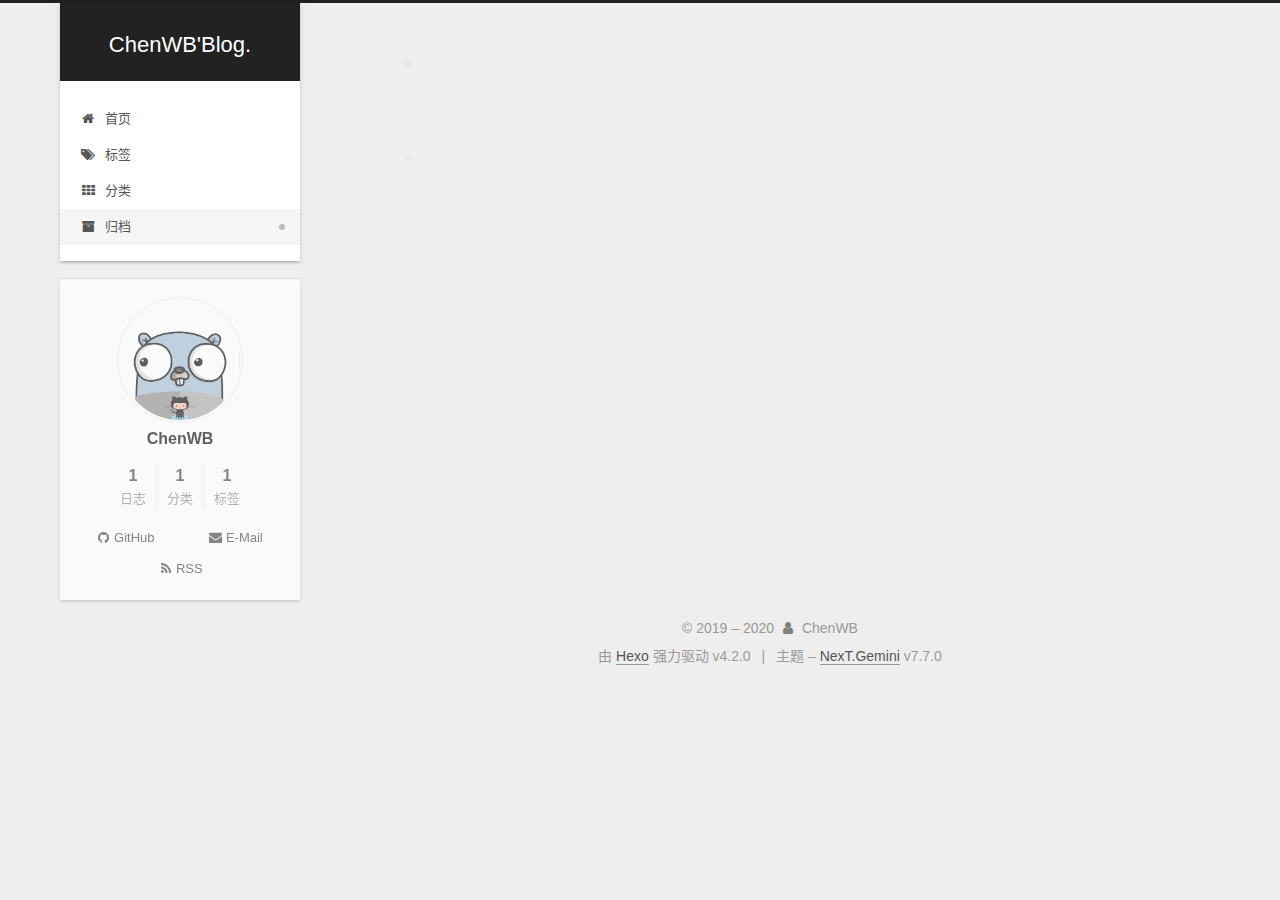
<file: archives/2020/index.html>
<!DOCTYPE html>
<html lang="zh-CN">
<head>
  <meta charset="UTF-8">
<meta name="viewport" content="width=device-width, initial-scale=1, maximum-scale=2">
<meta name="theme-color" content="#222">
<meta name="generator" content="Hexo 4.2.0">
  <link rel="apple-touch-icon" sizes="180x180" href="/images/apple-touch-icon-next.png">
  <link rel="icon" type="image/png" sizes="32x32" href="/images/favicon-32x32-next.png">
  <link rel="icon" type="image/png" sizes="16x16" href="/images/favicon-16x16-next.png">
  <link rel="mask-icon" href="/images/logo.svg" color="#222">

<link rel="stylesheet" href="/css/main.css">


<link rel="stylesheet" href="/lib/font-awesome/css/font-awesome.min.css">


<script id="hexo-configurations">
  var NexT = window.NexT || {};
  var CONFIG = {
    hostname: new URL('http://yoursite.com').hostname,
    root: '/',
    scheme: 'Gemini',
    version: '7.7.0',
    exturl: false,
    sidebar: {"position":"left","display":"always","padding":18,"offset":12,"onmobile":false},
    copycode: {"enable":false,"show_result":false,"style":null},
    back2top: {"enable":true,"sidebar":false,"scrollpercent":false},
    bookmark: {"enable":false,"color":"#222","save":"auto"},
    fancybox: false,
    mediumzoom: false,
    lazyload: false,
    pangu: false,
    comments: {"style":"tabs","active":null,"storage":true,"lazyload":false,"nav":null},
    algolia: {
      appID: '',
      apiKey: '',
      indexName: '',
      hits: {"per_page":10},
      labels: {"input_placeholder":"Search for Posts","hits_empty":"We didn't find any results for the search: ${query}","hits_stats":"${hits} results found in ${time} ms"}
    },
    localsearch: {"enable":false,"trigger":"auto","top_n_per_article":1,"unescape":false,"preload":false},
    path: '',
    motion: {"enable":true,"async":false,"transition":{"post_block":"fadeIn","post_header":"slideDownIn","post_body":"slideDownIn","coll_header":"slideLeftIn","sidebar":"slideUpIn"}}
  };
</script>

  <meta property="og:type" content="website">
<meta property="og:title" content="ChenWB&#39;Blog.">
<meta property="og:url" content="http://yoursite.com/archives/2020/index.html">
<meta property="og:site_name" content="ChenWB&#39;Blog.">
<meta property="og:locale" content="zh_CN">
<meta property="article:author" content="ChenWB">
<meta name="twitter:card" content="summary">

<link rel="canonical" href="http://yoursite.com/archives/2020/">


<script id="page-configurations">
  // https://hexo.io/docs/variables.html
  CONFIG.page = {
    sidebar: "",
    isHome: false,
    isPost: false
  };
</script>

  <title>归档 | ChenWB'Blog.</title>
  






  <noscript>
  <style>
  .use-motion .brand,
  .use-motion .menu-item,
  .sidebar-inner,
  .use-motion .post-block,
  .use-motion .pagination,
  .use-motion .comments,
  .use-motion .post-header,
  .use-motion .post-body,
  .use-motion .collection-header { opacity: initial; }

  .use-motion .site-title,
  .use-motion .site-subtitle {
    opacity: initial;
    top: initial;
  }

  .use-motion .logo-line-before i { left: initial; }
  .use-motion .logo-line-after i { right: initial; }
  </style>
</noscript>

<link rel="alternate" href="/atom.xml" title="ChenWB'Blog." type="application/atom+xml">
</head>

<body itemscope itemtype="http://schema.org/WebPage">
  <div class="container use-motion">
    <div class="headband"></div>

    <header class="header" itemscope itemtype="http://schema.org/WPHeader">
      <div class="header-inner"><div class="site-brand-container">
  <div class="site-meta">

    <div>
      <a href="/" class="brand" rel="start">
        <span class="logo-line-before"><i></i></span>
        <span class="site-title">ChenWB'Blog.</span>
        <span class="logo-line-after"><i></i></span>
      </a>
    </div>
  </div>

  <div class="site-nav-toggle">
    <div class="toggle" aria-label="切换导航栏">
      <span class="toggle-line toggle-line-first"></span>
      <span class="toggle-line toggle-line-middle"></span>
      <span class="toggle-line toggle-line-last"></span>
    </div>
  </div>
</div>


<nav class="site-nav">
  
  <ul id="menu" class="menu">
        <li class="menu-item menu-item-home">

    <a href="/" rel="section"><i class="fa fa-fw fa-home"></i>首页</a>

  </li>
        <li class="menu-item menu-item-tags">

    <a href="/tags/" rel="section"><i class="fa fa-fw fa-tags"></i>标签</a>

  </li>
        <li class="menu-item menu-item-categories">

    <a href="/categories/" rel="section"><i class="fa fa-fw fa-th"></i>分类</a>

  </li>
        <li class="menu-item menu-item-archives">

    <a href="/archives/" rel="section"><i class="fa fa-fw fa-archive"></i>归档</a>

  </li>
  </ul>

</nav>
</div>
    </header>

    
  <div class="back-to-top">
    <i class="fa fa-arrow-up"></i>
    <span>0%</span>
  </div>


    <main class="main">
      <div class="main-inner">
        <div class="content-wrap">
          

          <div class="content">
            

  
  
  
  <div class="post-block">
    <div class="posts-collapse">
      <div class="collection-title">
        <span class="collection-header">嗯..! 目前共计 1 篇日志。 继续努力。</span>
      </div>

      
    <div class="collection-year">
      <h1 class="collection-header">2020</h1>
    </div>

  <article itemscope itemtype="http://schema.org/Article">
    <header class="post-header">

      <div class="post-meta">
        <time itemprop="dateCreated"
              datetime="2020-01-15T17:07:00+08:00"
              content="2020-01-15">
          01-15
        </time>
      </div>

      <h2 class="post-title">
          <a class="post-title-link" href="/2020/01/15/Go-%E8%AF%AD%E8%A8%80%E7%BC%96%E7%A8%8B%E8%A7%84%E8%8C%83/" itemprop="url">
            <span itemprop="name">Go 语言编程规范</span>
          </a>
      </h2>

    </header>
  </article>


    </div>
  </div>
  
  
  

  



          </div>
          

<script>
  window.addEventListener('tabs:register', () => {
    let activeClass = CONFIG.comments.activeClass;
    if (CONFIG.comments.storage) {
      activeClass = localStorage.getItem('comments_active') || activeClass;
    }
    if (activeClass) {
      let activeTab = document.querySelector(`a[href="#comment-${activeClass}"]`);
      if (activeTab) {
        activeTab.click();
      }
    }
  });
  if (CONFIG.comments.storage) {
    window.addEventListener('tabs:click', event => {
      if (!event.target.matches('.tabs-comment .tab-content .tab-pane')) return;
      let commentClass = event.target.classList[1];
      localStorage.setItem('comments_active', commentClass);
    });
  }
</script>

        </div>
          
  
  <div class="toggle sidebar-toggle">
    <span class="toggle-line toggle-line-first"></span>
    <span class="toggle-line toggle-line-middle"></span>
    <span class="toggle-line toggle-line-last"></span>
  </div>

  <aside class="sidebar">
    <div class="sidebar-inner">

      <ul class="sidebar-nav motion-element">
        <li class="sidebar-nav-toc">
          文章目录
        </li>
        <li class="sidebar-nav-overview">
          站点概览
        </li>
      </ul>

      <!--noindex-->
      <div class="post-toc-wrap sidebar-panel">
      </div>
      <!--/noindex-->

      <div class="site-overview-wrap sidebar-panel">
        <div class="site-author motion-element" itemprop="author" itemscope itemtype="http://schema.org/Person">
    <img class="site-author-image" itemprop="image" alt="ChenWB"
      src="/images/head.jpg">
  <p class="site-author-name" itemprop="name">ChenWB</p>
  <div class="site-description" itemprop="description"></div>
</div>
<div class="site-state-wrap motion-element">
  <nav class="site-state">
      <div class="site-state-item site-state-posts">
          <a href="/archives/">
        
          <span class="site-state-item-count">1</span>
          <span class="site-state-item-name">日志</span>
        </a>
      </div>
      <div class="site-state-item site-state-categories">
            <a href="/categories/">
          
        <span class="site-state-item-count">1</span>
        <span class="site-state-item-name">分类</span></a>
      </div>
      <div class="site-state-item site-state-tags">
            <a href="/tags/">
          
        <span class="site-state-item-count">1</span>
        <span class="site-state-item-name">标签</span></a>
      </div>
  </nav>
</div>
  <div class="links-of-author motion-element">
      <span class="links-of-author-item">
        <a href="https://github.com/chenwbyx" title="GitHub → https:&#x2F;&#x2F;github.com&#x2F;chenwbyx" rel="noopener" target="_blank"><i class="fa fa-fw fa-github"></i>GitHub</a>
      </span>
      <span class="links-of-author-item">
        <a href="mailto:chenwbyx@163.com" title="E-Mail → mailto:chenwbyx@163.com" rel="noopener" target="_blank"><i class="fa fa-fw fa-envelope"></i>E-Mail</a>
      </span>
      <span class="links-of-author-item">
        <a href="/atom.xml" title="RSS → &#x2F;atom.xml"><i class="fa fa-fw fa-rss"></i>RSS</a>
      </span>
  </div>



      </div>

    </div>
  </aside>
  <div id="sidebar-dimmer"></div>


      </div>
    </main>

    <footer class="footer">
      <div class="footer-inner">
        

<div class="copyright">
  
  &copy; 2019 – 
  <span itemprop="copyrightYear">2020</span>
  <span class="with-love">
    <i class="fa fa-user"></i>
  </span>
  <span class="author" itemprop="copyrightHolder">ChenWB</span>
</div>
  <div class="powered-by">由 <a href="https://hexo.io/" class="theme-link" rel="noopener" target="_blank">Hexo</a> 强力驱动 v4.2.0
  </div>
  <span class="post-meta-divider">|</span>
  <div class="theme-info">主题 – <a href="https://theme-next.org/" class="theme-link" rel="noopener" target="_blank">NexT.Gemini</a> v7.7.0
  </div>

        








      </div>
    </footer>
  </div>

  
  <script src="/lib/anime.min.js"></script>
  <script src="/lib/velocity/velocity.min.js"></script>
  <script src="/lib/velocity/velocity.ui.min.js"></script>

<script src="/js/utils.js"></script>

<script src="/js/motion.js"></script>


<script src="/js/schemes/pisces.js"></script>


<script src="/js/next-boot.js"></script>




  















  

  

</body>
</html>
</file>
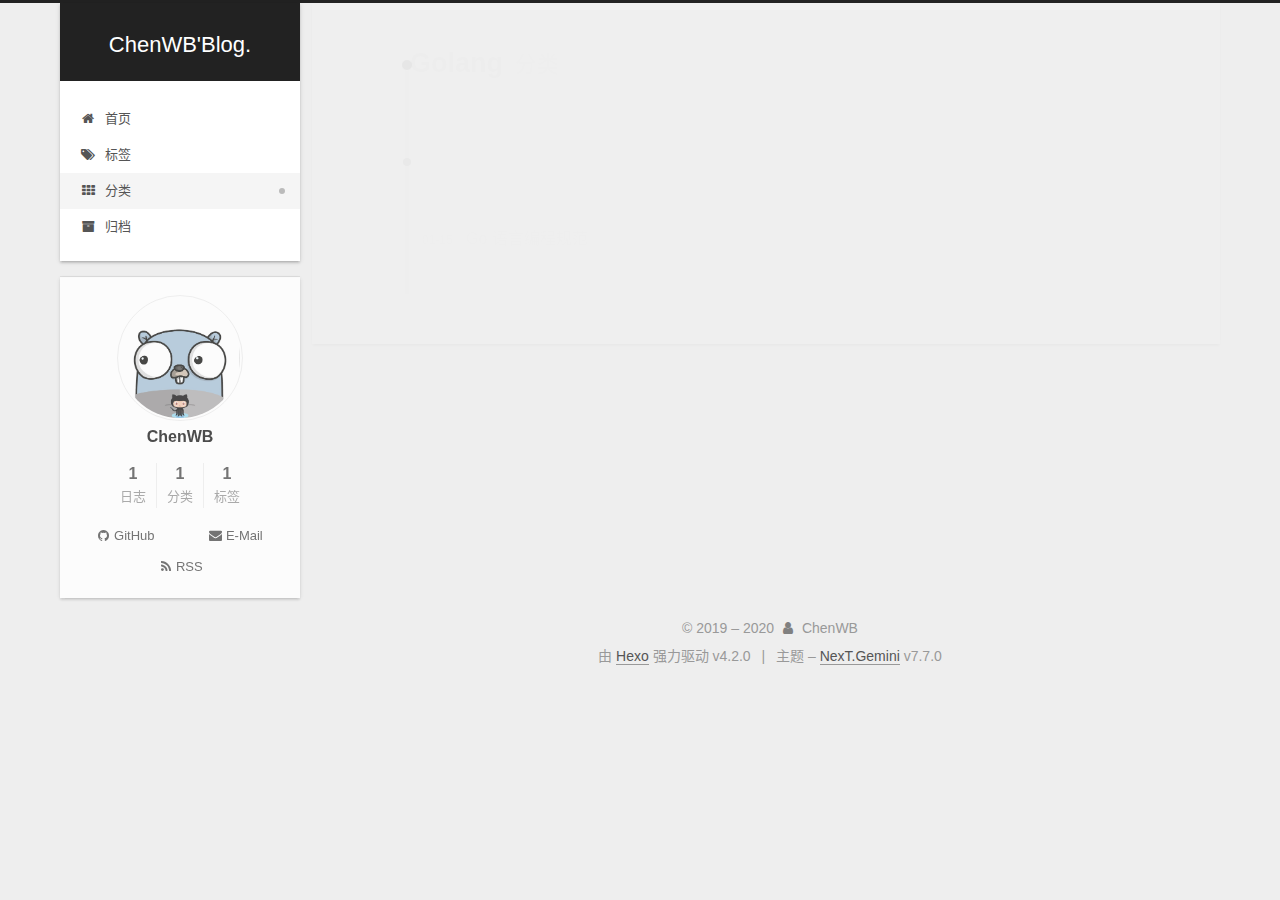
<file: categories/Golang/index.html>
<!DOCTYPE html>
<html lang="zh-CN">
<head>
  <meta charset="UTF-8">
<meta name="viewport" content="width=device-width, initial-scale=1, maximum-scale=2">
<meta name="theme-color" content="#222">
<meta name="generator" content="Hexo 4.2.0">
  <link rel="apple-touch-icon" sizes="180x180" href="/images/apple-touch-icon-next.png">
  <link rel="icon" type="image/png" sizes="32x32" href="/images/favicon-32x32-next.png">
  <link rel="icon" type="image/png" sizes="16x16" href="/images/favicon-16x16-next.png">
  <link rel="mask-icon" href="/images/logo.svg" color="#222">

<link rel="stylesheet" href="/css/main.css">


<link rel="stylesheet" href="/lib/font-awesome/css/font-awesome.min.css">


<script id="hexo-configurations">
  var NexT = window.NexT || {};
  var CONFIG = {
    hostname: new URL('http://yoursite.com').hostname,
    root: '/',
    scheme: 'Gemini',
    version: '7.7.0',
    exturl: false,
    sidebar: {"position":"left","display":"always","padding":18,"offset":12,"onmobile":false},
    copycode: {"enable":false,"show_result":false,"style":null},
    back2top: {"enable":true,"sidebar":false,"scrollpercent":false},
    bookmark: {"enable":false,"color":"#222","save":"auto"},
    fancybox: false,
    mediumzoom: false,
    lazyload: false,
    pangu: false,
    comments: {"style":"tabs","active":null,"storage":true,"lazyload":false,"nav":null},
    algolia: {
      appID: '',
      apiKey: '',
      indexName: '',
      hits: {"per_page":10},
      labels: {"input_placeholder":"Search for Posts","hits_empty":"We didn't find any results for the search: ${query}","hits_stats":"${hits} results found in ${time} ms"}
    },
    localsearch: {"enable":false,"trigger":"auto","top_n_per_article":1,"unescape":false,"preload":false},
    path: '',
    motion: {"enable":true,"async":false,"transition":{"post_block":"fadeIn","post_header":"slideDownIn","post_body":"slideDownIn","coll_header":"slideLeftIn","sidebar":"slideUpIn"}}
  };
</script>

  <meta property="og:type" content="website">
<meta property="og:title" content="ChenWB&#39;Blog.">
<meta property="og:url" content="http://yoursite.com/categories/Golang/index.html">
<meta property="og:site_name" content="ChenWB&#39;Blog.">
<meta property="og:locale" content="zh_CN">
<meta property="article:author" content="ChenWB">
<meta name="twitter:card" content="summary">

<link rel="canonical" href="http://yoursite.com/categories/Golang/">


<script id="page-configurations">
  // https://hexo.io/docs/variables.html
  CONFIG.page = {
    sidebar: "",
    isHome: false,
    isPost: false
  };
</script>

  <title>分类: Golang | ChenWB'Blog.</title>
  






  <noscript>
  <style>
  .use-motion .brand,
  .use-motion .menu-item,
  .sidebar-inner,
  .use-motion .post-block,
  .use-motion .pagination,
  .use-motion .comments,
  .use-motion .post-header,
  .use-motion .post-body,
  .use-motion .collection-header { opacity: initial; }

  .use-motion .site-title,
  .use-motion .site-subtitle {
    opacity: initial;
    top: initial;
  }

  .use-motion .logo-line-before i { left: initial; }
  .use-motion .logo-line-after i { right: initial; }
  </style>
</noscript>

<link rel="alternate" href="/atom.xml" title="ChenWB'Blog." type="application/atom+xml">
</head>

<body itemscope itemtype="http://schema.org/WebPage">
  <div class="container use-motion">
    <div class="headband"></div>

    <header class="header" itemscope itemtype="http://schema.org/WPHeader">
      <div class="header-inner"><div class="site-brand-container">
  <div class="site-meta">

    <div>
      <a href="/" class="brand" rel="start">
        <span class="logo-line-before"><i></i></span>
        <span class="site-title">ChenWB'Blog.</span>
        <span class="logo-line-after"><i></i></span>
      </a>
    </div>
  </div>

  <div class="site-nav-toggle">
    <div class="toggle" aria-label="切换导航栏">
      <span class="toggle-line toggle-line-first"></span>
      <span class="toggle-line toggle-line-middle"></span>
      <span class="toggle-line toggle-line-last"></span>
    </div>
  </div>
</div>


<nav class="site-nav">
  
  <ul id="menu" class="menu">
        <li class="menu-item menu-item-home">

    <a href="/" rel="section"><i class="fa fa-fw fa-home"></i>首页</a>

  </li>
        <li class="menu-item menu-item-tags">

    <a href="/tags/" rel="section"><i class="fa fa-fw fa-tags"></i>标签</a>

  </li>
        <li class="menu-item menu-item-categories">

    <a href="/categories/" rel="section"><i class="fa fa-fw fa-th"></i>分类</a>

  </li>
        <li class="menu-item menu-item-archives">

    <a href="/archives/" rel="section"><i class="fa fa-fw fa-archive"></i>归档</a>

  </li>
  </ul>

</nav>
</div>
    </header>

    
  <div class="back-to-top">
    <i class="fa fa-arrow-up"></i>
    <span>0%</span>
  </div>


    <main class="main">
      <div class="main-inner">
        <div class="content-wrap">
          

          <div class="content">
            

  
  
  
  <div class="post-block">
    <div class="posts-collapse">
      <div class="collection-title">
        <h1 class="collection-header">Golang
          <small>分类</small>
        </h1>
      </div>

      
    <div class="collection-year">
      <h1 class="collection-header">2020</h1>
    </div>

  <article itemscope itemtype="http://schema.org/Article">
    <header class="post-header">

      <div class="post-meta">
        <time itemprop="dateCreated"
              datetime="2020-01-15T17:07:00+08:00"
              content="2020-01-15">
          01-15
        </time>
      </div>

      <h2 class="post-title">
          <a class="post-title-link" href="/2020/01/15/Go-%E8%AF%AD%E8%A8%80%E7%BC%96%E7%A8%8B%E8%A7%84%E8%8C%83/" itemprop="url">
            <span itemprop="name">Go 语言编程规范</span>
          </a>
      </h2>

    </header>
  </article>

    </div>
  </div>
  
  
  

  



          </div>
          

<script>
  window.addEventListener('tabs:register', () => {
    let activeClass = CONFIG.comments.activeClass;
    if (CONFIG.comments.storage) {
      activeClass = localStorage.getItem('comments_active') || activeClass;
    }
    if (activeClass) {
      let activeTab = document.querySelector(`a[href="#comment-${activeClass}"]`);
      if (activeTab) {
        activeTab.click();
      }
    }
  });
  if (CONFIG.comments.storage) {
    window.addEventListener('tabs:click', event => {
      if (!event.target.matches('.tabs-comment .tab-content .tab-pane')) return;
      let commentClass = event.target.classList[1];
      localStorage.setItem('comments_active', commentClass);
    });
  }
</script>

        </div>
          
  
  <div class="toggle sidebar-toggle">
    <span class="toggle-line toggle-line-first"></span>
    <span class="toggle-line toggle-line-middle"></span>
    <span class="toggle-line toggle-line-last"></span>
  </div>

  <aside class="sidebar">
    <div class="sidebar-inner">

      <ul class="sidebar-nav motion-element">
        <li class="sidebar-nav-toc">
          文章目录
        </li>
        <li class="sidebar-nav-overview">
          站点概览
        </li>
      </ul>

      <!--noindex-->
      <div class="post-toc-wrap sidebar-panel">
      </div>
      <!--/noindex-->

      <div class="site-overview-wrap sidebar-panel">
        <div class="site-author motion-element" itemprop="author" itemscope itemtype="http://schema.org/Person">
    <img class="site-author-image" itemprop="image" alt="ChenWB"
      src="/images/head.jpg">
  <p class="site-author-name" itemprop="name">ChenWB</p>
  <div class="site-description" itemprop="description"></div>
</div>
<div class="site-state-wrap motion-element">
  <nav class="site-state">
      <div class="site-state-item site-state-posts">
          <a href="/archives/">
        
          <span class="site-state-item-count">1</span>
          <span class="site-state-item-name">日志</span>
        </a>
      </div>
      <div class="site-state-item site-state-categories">
            <a href="/categories/">
          
        <span class="site-state-item-count">1</span>
        <span class="site-state-item-name">分类</span></a>
      </div>
      <div class="site-state-item site-state-tags">
            <a href="/tags/">
          
        <span class="site-state-item-count">1</span>
        <span class="site-state-item-name">标签</span></a>
      </div>
  </nav>
</div>
  <div class="links-of-author motion-element">
      <span class="links-of-author-item">
        <a href="https://github.com/chenwbyx" title="GitHub → https:&#x2F;&#x2F;github.com&#x2F;chenwbyx" rel="noopener" target="_blank"><i class="fa fa-fw fa-github"></i>GitHub</a>
      </span>
      <span class="links-of-author-item">
        <a href="mailto:chenwbyx@163.com" title="E-Mail → mailto:chenwbyx@163.com" rel="noopener" target="_blank"><i class="fa fa-fw fa-envelope"></i>E-Mail</a>
      </span>
      <span class="links-of-author-item">
        <a href="/atom.xml" title="RSS → &#x2F;atom.xml"><i class="fa fa-fw fa-rss"></i>RSS</a>
      </span>
  </div>



      </div>

    </div>
  </aside>
  <div id="sidebar-dimmer"></div>


      </div>
    </main>

    <footer class="footer">
      <div class="footer-inner">
        

<div class="copyright">
  
  &copy; 2019 – 
  <span itemprop="copyrightYear">2020</span>
  <span class="with-love">
    <i class="fa fa-user"></i>
  </span>
  <span class="author" itemprop="copyrightHolder">ChenWB</span>
</div>
  <div class="powered-by">由 <a href="https://hexo.io/" class="theme-link" rel="noopener" target="_blank">Hexo</a> 强力驱动 v4.2.0
  </div>
  <span class="post-meta-divider">|</span>
  <div class="theme-info">主题 – <a href="https://theme-next.org/" class="theme-link" rel="noopener" target="_blank">NexT.Gemini</a> v7.7.0
  </div>

        








      </div>
    </footer>
  </div>

  
  <script src="/lib/anime.min.js"></script>
  <script src="/lib/velocity/velocity.min.js"></script>
  <script src="/lib/velocity/velocity.ui.min.js"></script>

<script src="/js/utils.js"></script>

<script src="/js/motion.js"></script>


<script src="/js/schemes/pisces.js"></script>


<script src="/js/next-boot.js"></script>




  















  

  

</body>
</html>
</file>
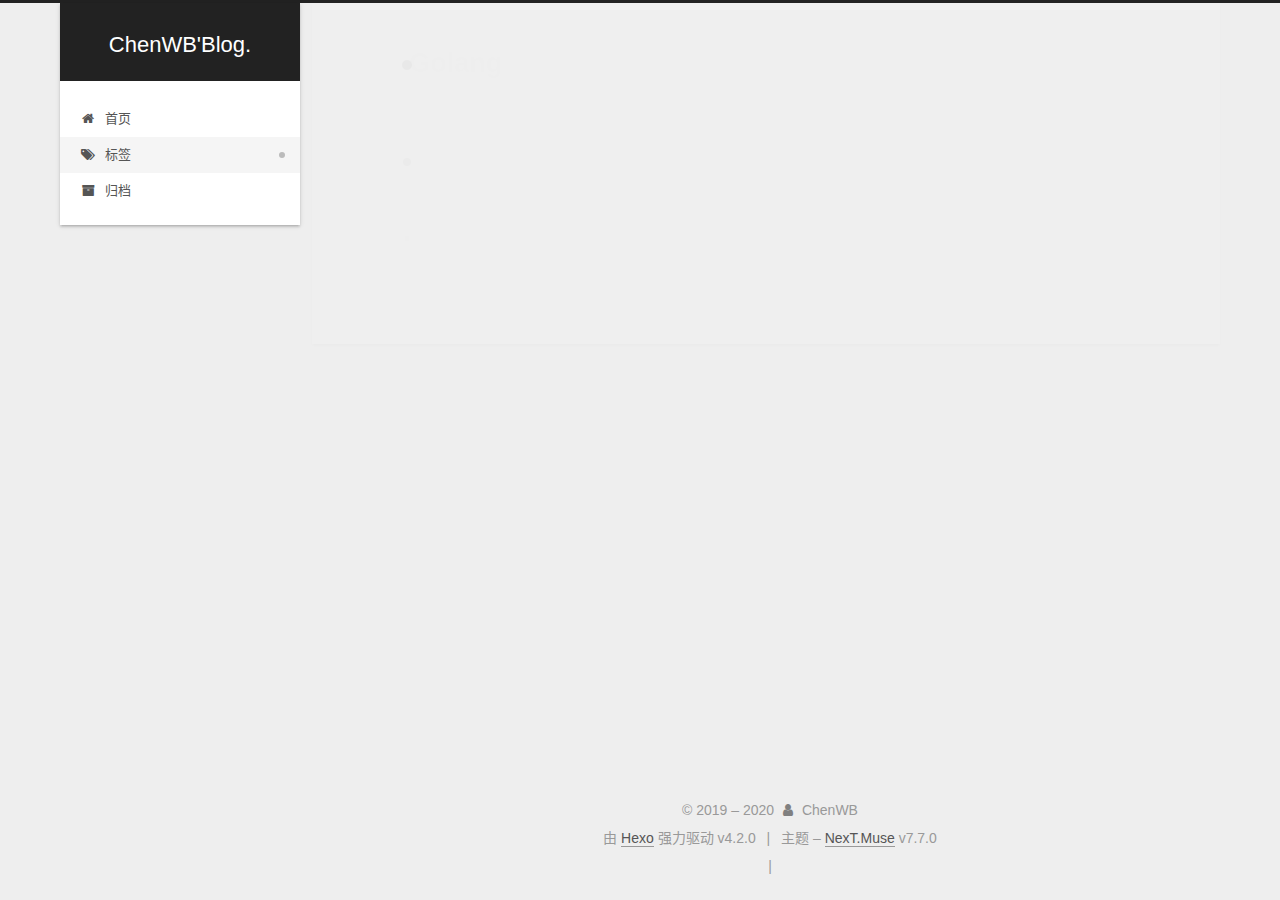
<file: tags/Golang/index.html>
<!DOCTYPE html>
<html lang="zh-CN">
<head>
  <meta charset="UTF-8">
<meta name="viewport" content="width=device-width, initial-scale=1, maximum-scale=2">
<meta name="theme-color" content="#222">
<meta name="generator" content="Hexo 4.2.0">
  <link rel="apple-touch-icon" sizes="180x180" href="/images/apple-touch-icon-next.png">
  <link rel="icon" type="image/png" sizes="32x32" href="/images/favicon-32x32-next.png">
  <link rel="icon" type="image/png" sizes="16x16" href="/images/favicon-16x16-next.png">
  <link rel="mask-icon" href="/images/logo.svg" color="#222">

<link rel="stylesheet" href="/css/main.css">


<link rel="stylesheet" href="/lib/font-awesome/css/font-awesome.min.css">


<script id="hexo-configurations">
  var NexT = window.NexT || {};
  var CONFIG = {
    hostname: new URL('http://yoursite.com').hostname,
    root: '/',
    scheme: 'Muse',
    version: '7.7.0',
    exturl: false,
    sidebar: {"position":"left","display":"post","padding":18,"offset":12,"onmobile":false},
    copycode: {"enable":false,"show_result":false,"style":null},
    back2top: {"enable":true,"sidebar":false,"scrollpercent":false},
    bookmark: {"enable":false,"color":"#222","save":"auto"},
    fancybox: false,
    mediumzoom: false,
    lazyload: false,
    pangu: false,
    comments: {"style":"tabs","active":null,"storage":true,"lazyload":false,"nav":null},
    algolia: {
      appID: '',
      apiKey: '',
      indexName: '',
      hits: {"per_page":10},
      labels: {"input_placeholder":"Search for Posts","hits_empty":"We didn't find any results for the search: ${query}","hits_stats":"${hits} results found in ${time} ms"}
    },
    localsearch: {"enable":false,"trigger":"auto","top_n_per_article":1,"unescape":false,"preload":false},
    path: '',
    motion: {"enable":true,"async":false,"transition":{"post_block":"fadeIn","post_header":"slideDownIn","post_body":"slideDownIn","coll_header":"slideLeftIn","sidebar":"slideUpIn"}}
  };
</script>

  <meta property="og:type" content="website">
<meta property="og:title" content="ChenWB&#39;Blog.">
<meta property="og:url" content="http://yoursite.com/tags/Golang/index.html">
<meta property="og:site_name" content="ChenWB&#39;Blog.">
<meta property="og:locale" content="zh_CN">
<meta property="article:author" content="ChenWB">
<meta name="twitter:card" content="summary">

<link rel="canonical" href="http://yoursite.com/tags/Golang/">


<script id="page-configurations">
  // https://hexo.io/docs/variables.html
  CONFIG.page = {
    sidebar: "",
    isHome: false,
    isPost: false
  };
</script>

  <title>标签: Golang | ChenWB'Blog.</title>
  






  <noscript>
  <style>
  .use-motion .brand,
  .use-motion .menu-item,
  .sidebar-inner,
  .use-motion .post-block,
  .use-motion .pagination,
  .use-motion .comments,
  .use-motion .post-header,
  .use-motion .post-body,
  .use-motion .collection-header { opacity: initial; }

  .use-motion .site-title,
  .use-motion .site-subtitle {
    opacity: initial;
    top: initial;
  }

  .use-motion .logo-line-before i { left: initial; }
  .use-motion .logo-line-after i { right: initial; }
  </style>
</noscript>

<link rel="alternate" href="/atom.xml" title="ChenWB'Blog." type="application/atom+xml">
</head>

<body itemscope itemtype="http://schema.org/WebPage">
  <div class="container use-motion">
    <div class="headband"></div>

    <header class="header" itemscope itemtype="http://schema.org/WPHeader">
      <div class="header-inner"><div class="site-brand-container">
  <div class="site-meta">

    <div>
      <a href="/" class="brand" rel="start">
        <span class="logo-line-before"><i></i></span>
        <span class="site-title">ChenWB'Blog.</span>
        <span class="logo-line-after"><i></i></span>
      </a>
    </div>
  </div>

  <div class="site-nav-toggle">
    <div class="toggle" aria-label="切换导航栏">
      <span class="toggle-line toggle-line-first"></span>
      <span class="toggle-line toggle-line-middle"></span>
      <span class="toggle-line toggle-line-last"></span>
    </div>
  </div>
</div>


<nav class="site-nav">
  
  <ul id="menu" class="menu">
        <li class="menu-item menu-item-home">

    <a href="/" rel="section"><i class="fa fa-fw fa-home"></i>首页</a>

  </li>
        <li class="menu-item menu-item-tags">

    <a href="/tags/" rel="section"><i class="fa fa-fw fa-tags"></i>标签</a>

  </li>
        <li class="menu-item menu-item-archives">

    <a href="/archives/" rel="section"><i class="fa fa-fw fa-archive"></i>归档</a>

  </li>
  </ul>

</nav>
</div>
    </header>

    
  <div class="back-to-top">
    <i class="fa fa-arrow-up"></i>
    <span>0%</span>
  </div>


    <main class="main">
      <div class="main-inner">
        <div class="content-wrap">
          

          <div class="content">
            

  
  
  
  <div class="post-block">
    <div class="posts-collapse">
      <div class="collection-title">
        <h1 class="collection-header">Golang
          <small>标签</small>
        </h1>
      </div>

      
    <div class="collection-year">
      <h1 class="collection-header">2020</h1>
    </div>

  <article itemscope itemtype="http://schema.org/Article">
    <header class="post-header">

      <div class="post-meta">
        <time itemprop="dateCreated"
              datetime="2020-01-15T17:07:00+08:00"
              content="2020-01-15">
          01-15
        </time>
      </div>

      <h2 class="post-title">
          <a class="post-title-link" href="/2020/01/15/Go-%E8%AF%AD%E8%A8%80%E7%BC%96%E7%A8%8B%E8%A7%84%E8%8C%83/" itemprop="url">
            <span itemprop="name">Go 语言编程规范</span>
          </a>
      </h2>

    </header>
  </article>

    </div>
  </div>
  
  
  

  



          </div>
          

<script>
  window.addEventListener('tabs:register', () => {
    let activeClass = CONFIG.comments.activeClass;
    if (CONFIG.comments.storage) {
      activeClass = localStorage.getItem('comments_active') || activeClass;
    }
    if (activeClass) {
      let activeTab = document.querySelector(`a[href="#comment-${activeClass}"]`);
      if (activeTab) {
        activeTab.click();
      }
    }
  });
  if (CONFIG.comments.storage) {
    window.addEventListener('tabs:click', event => {
      if (!event.target.matches('.tabs-comment .tab-content .tab-pane')) return;
      let commentClass = event.target.classList[1];
      localStorage.setItem('comments_active', commentClass);
    });
  }
</script>

        </div>
          
  
  <div class="toggle sidebar-toggle">
    <span class="toggle-line toggle-line-first"></span>
    <span class="toggle-line toggle-line-middle"></span>
    <span class="toggle-line toggle-line-last"></span>
  </div>

  <aside class="sidebar">
    <div class="sidebar-inner">

      <ul class="sidebar-nav motion-element">
        <li class="sidebar-nav-toc">
          文章目录
        </li>
        <li class="sidebar-nav-overview">
          站点概览
        </li>
      </ul>

      <!--noindex-->
      <div class="post-toc-wrap sidebar-panel">
      </div>
      <!--/noindex-->

      <div class="site-overview-wrap sidebar-panel">
        <div class="site-author motion-element" itemprop="author" itemscope itemtype="http://schema.org/Person">
    <img class="site-author-image" itemprop="image" alt="ChenWB"
      src="/images/head.jpg">
  <p class="site-author-name" itemprop="name">ChenWB</p>
  <div class="site-description" itemprop="description"></div>
</div>
<div class="site-state-wrap motion-element">
  <nav class="site-state">
      <div class="site-state-item site-state-posts">
          <a href="/archives/">
        
          <span class="site-state-item-count">1</span>
          <span class="site-state-item-name">日志</span>
        </a>
      </div>
      <div class="site-state-item site-state-categories">
        <span class="site-state-item-count">1</span>
        <span class="site-state-item-name">分类</span>
      </div>
      <div class="site-state-item site-state-tags">
        <span class="site-state-item-count">1</span>
        <span class="site-state-item-name">标签</span>
      </div>
  </nav>
</div>
  <div class="links-of-author motion-element">
      <span class="links-of-author-item">
        <a href="https://github.com/chenwbyx" title="GitHub → https:&#x2F;&#x2F;github.com&#x2F;chenwbyx" rel="noopener" target="_blank"><i class="fa fa-fw fa-github"></i>GitHub</a>
      </span>
      <span class="links-of-author-item">
        <a href="mailto:chenwbyx@163.com" title="E-Mail → mailto:chenwbyx@163.com" rel="noopener" target="_blank"><i class="fa fa-fw fa-envelope"></i>E-Mail</a>
      </span>
      <span class="links-of-author-item">
        <a href="/atom.xml" title="RSS → &#x2F;atom.xml"><i class="fa fa-fw fa-rss"></i>RSS</a>
      </span>
  </div>



      </div>

    </div>
  </aside>
  <div id="sidebar-dimmer"></div>


      </div>
    </main>

    <footer class="footer">
      <div class="footer-inner">
        

<div class="copyright">
  
  &copy; 2019 – 
  <span itemprop="copyrightYear">2020</span>
  <span class="with-love">
    <i class="fa fa-user"></i>
  </span>
  <span class="author" itemprop="copyrightHolder">ChenWB</span>
</div>
  <div class="powered-by">由 <a href="https://hexo.io/" class="theme-link" rel="noopener" target="_blank">Hexo</a> 强力驱动 v4.2.0
  </div>
  <span class="post-meta-divider">|</span>
  <div class="theme-info">主题 – <a href="https://muse.theme-next.org/" class="theme-link" rel="noopener" target="_blank">NexT.Muse</a> v7.7.0
  </div>

        
<div class="busuanzi-count">
  <script async src="https://busuanzi.ibruce.info/busuanzi/2.3/busuanzi.pure.mini.js"></script>
    <span class="post-meta-item" id="busuanzi_container_site_uv" style="display: none;">
      <span class="post-meta-item-icon">
        <i class="fa fa-user"></i>
      </span>
      <span class="site-uv" title="总访客量">
        <span id="busuanzi_value_site_uv"></span>
      </span>
    </span>
    <span class="post-meta-divider">|</span>
    <span class="post-meta-item" id="busuanzi_container_site_pv" style="display: none;">
      <span class="post-meta-item-icon">
        <i class="fa fa-eye"></i>
      </span>
      <span class="site-pv" title="总访问量">
        <span id="busuanzi_value_site_pv"></span>
      </span>
    </span>
</div>








      </div>
    </footer>
  </div>

  
  <script src="/lib/anime.min.js"></script>
  <script src="/lib/velocity/velocity.min.js"></script>
  <script src="/lib/velocity/velocity.ui.min.js"></script>

<script src="/js/utils.js"></script>

<script src="/js/motion.js"></script>


<script src="/js/schemes/muse.js"></script>


<script src="/js/next-boot.js"></script>




  















  

  

</body>
</html>
</file>
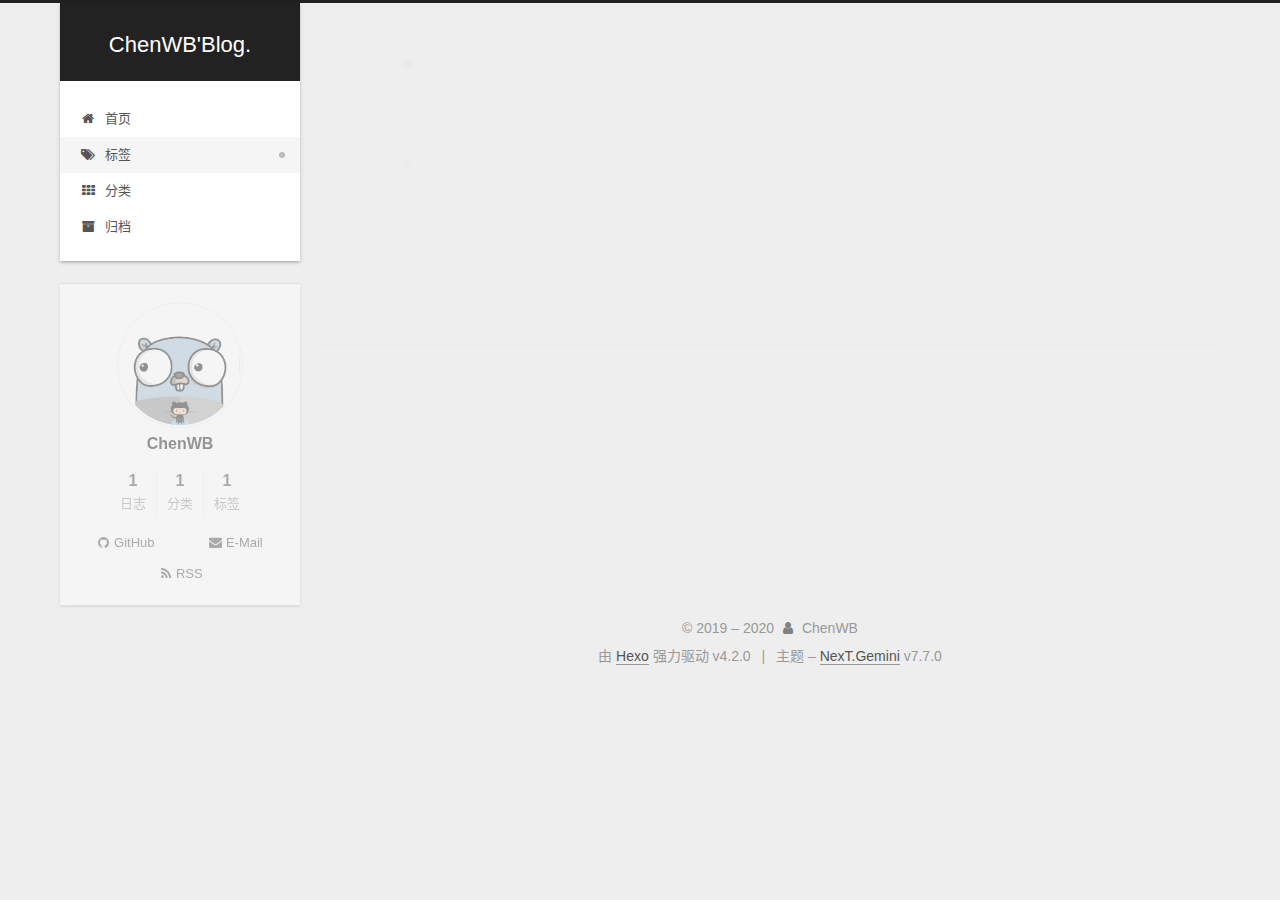
<file: tags/编程规范/index.html>
<!DOCTYPE html>
<html lang="zh-CN">
<head>
  <meta charset="UTF-8">
<meta name="viewport" content="width=device-width, initial-scale=1, maximum-scale=2">
<meta name="theme-color" content="#222">
<meta name="generator" content="Hexo 4.2.0">
  <link rel="apple-touch-icon" sizes="180x180" href="/images/apple-touch-icon-next.png">
  <link rel="icon" type="image/png" sizes="32x32" href="/images/favicon-32x32-next.png">
  <link rel="icon" type="image/png" sizes="16x16" href="/images/favicon-16x16-next.png">
  <link rel="mask-icon" href="/images/logo.svg" color="#222">

<link rel="stylesheet" href="/css/main.css">


<link rel="stylesheet" href="/lib/font-awesome/css/font-awesome.min.css">


<script id="hexo-configurations">
  var NexT = window.NexT || {};
  var CONFIG = {
    hostname: new URL('http://yoursite.com').hostname,
    root: '/',
    scheme: 'Gemini',
    version: '7.7.0',
    exturl: false,
    sidebar: {"position":"left","display":"always","padding":18,"offset":12,"onmobile":false},
    copycode: {"enable":false,"show_result":false,"style":null},
    back2top: {"enable":true,"sidebar":false,"scrollpercent":false},
    bookmark: {"enable":false,"color":"#222","save":"auto"},
    fancybox: false,
    mediumzoom: false,
    lazyload: false,
    pangu: false,
    comments: {"style":"tabs","active":null,"storage":true,"lazyload":false,"nav":null},
    algolia: {
      appID: '',
      apiKey: '',
      indexName: '',
      hits: {"per_page":10},
      labels: {"input_placeholder":"Search for Posts","hits_empty":"We didn't find any results for the search: ${query}","hits_stats":"${hits} results found in ${time} ms"}
    },
    localsearch: {"enable":false,"trigger":"auto","top_n_per_article":1,"unescape":false,"preload":false},
    path: '',
    motion: {"enable":true,"async":false,"transition":{"post_block":"fadeIn","post_header":"slideDownIn","post_body":"slideDownIn","coll_header":"slideLeftIn","sidebar":"slideUpIn"}}
  };
</script>

  <meta property="og:type" content="website">
<meta property="og:title" content="ChenWB&#39;Blog.">
<meta property="og:url" content="http://yoursite.com/tags/%E7%BC%96%E7%A8%8B%E8%A7%84%E8%8C%83/index.html">
<meta property="og:site_name" content="ChenWB&#39;Blog.">
<meta property="og:locale" content="zh_CN">
<meta property="article:author" content="ChenWB">
<meta name="twitter:card" content="summary">

<link rel="canonical" href="http://yoursite.com/tags/%E7%BC%96%E7%A8%8B%E8%A7%84%E8%8C%83/">


<script id="page-configurations">
  // https://hexo.io/docs/variables.html
  CONFIG.page = {
    sidebar: "",
    isHome: false,
    isPost: false
  };
</script>

  <title>标签: 编程规范 | ChenWB'Blog.</title>
  






  <noscript>
  <style>
  .use-motion .brand,
  .use-motion .menu-item,
  .sidebar-inner,
  .use-motion .post-block,
  .use-motion .pagination,
  .use-motion .comments,
  .use-motion .post-header,
  .use-motion .post-body,
  .use-motion .collection-header { opacity: initial; }

  .use-motion .site-title,
  .use-motion .site-subtitle {
    opacity: initial;
    top: initial;
  }

  .use-motion .logo-line-before i { left: initial; }
  .use-motion .logo-line-after i { right: initial; }
  </style>
</noscript>

<link rel="alternate" href="/atom.xml" title="ChenWB'Blog." type="application/atom+xml">
</head>

<body itemscope itemtype="http://schema.org/WebPage">
  <div class="container use-motion">
    <div class="headband"></div>

    <header class="header" itemscope itemtype="http://schema.org/WPHeader">
      <div class="header-inner"><div class="site-brand-container">
  <div class="site-meta">

    <div>
      <a href="/" class="brand" rel="start">
        <span class="logo-line-before"><i></i></span>
        <span class="site-title">ChenWB'Blog.</span>
        <span class="logo-line-after"><i></i></span>
      </a>
    </div>
  </div>

  <div class="site-nav-toggle">
    <div class="toggle" aria-label="切换导航栏">
      <span class="toggle-line toggle-line-first"></span>
      <span class="toggle-line toggle-line-middle"></span>
      <span class="toggle-line toggle-line-last"></span>
    </div>
  </div>
</div>


<nav class="site-nav">
  
  <ul id="menu" class="menu">
        <li class="menu-item menu-item-home">

    <a href="/" rel="section"><i class="fa fa-fw fa-home"></i>首页</a>

  </li>
        <li class="menu-item menu-item-tags">

    <a href="/tags/" rel="section"><i class="fa fa-fw fa-tags"></i>标签</a>

  </li>
        <li class="menu-item menu-item-categories">

    <a href="/categories/" rel="section"><i class="fa fa-fw fa-th"></i>分类</a>

  </li>
        <li class="menu-item menu-item-archives">

    <a href="/archives/" rel="section"><i class="fa fa-fw fa-archive"></i>归档</a>

  </li>
  </ul>

</nav>
</div>
    </header>

    
  <div class="back-to-top">
    <i class="fa fa-arrow-up"></i>
    <span>0%</span>
  </div>


    <main class="main">
      <div class="main-inner">
        <div class="content-wrap">
          

          <div class="content">
            

  
  
  
  <div class="post-block">
    <div class="posts-collapse">
      <div class="collection-title">
        <h1 class="collection-header">编程规范
          <small>标签</small>
        </h1>
      </div>

      
    <div class="collection-year">
      <h1 class="collection-header">2020</h1>
    </div>

  <article itemscope itemtype="http://schema.org/Article">
    <header class="post-header">

      <div class="post-meta">
        <time itemprop="dateCreated"
              datetime="2020-01-15T17:07:00+08:00"
              content="2020-01-15">
          01-15
        </time>
      </div>

      <h2 class="post-title">
          <a class="post-title-link" href="/2020/01/15/Go-%E8%AF%AD%E8%A8%80%E7%BC%96%E7%A8%8B%E8%A7%84%E8%8C%83/" itemprop="url">
            <span itemprop="name">Go 语言编程规范</span>
          </a>
      </h2>

    </header>
  </article>

    </div>
  </div>
  
  
  

  



          </div>
          

<script>
  window.addEventListener('tabs:register', () => {
    let activeClass = CONFIG.comments.activeClass;
    if (CONFIG.comments.storage) {
      activeClass = localStorage.getItem('comments_active') || activeClass;
    }
    if (activeClass) {
      let activeTab = document.querySelector(`a[href="#comment-${activeClass}"]`);
      if (activeTab) {
        activeTab.click();
      }
    }
  });
  if (CONFIG.comments.storage) {
    window.addEventListener('tabs:click', event => {
      if (!event.target.matches('.tabs-comment .tab-content .tab-pane')) return;
      let commentClass = event.target.classList[1];
      localStorage.setItem('comments_active', commentClass);
    });
  }
</script>

        </div>
          
  
  <div class="toggle sidebar-toggle">
    <span class="toggle-line toggle-line-first"></span>
    <span class="toggle-line toggle-line-middle"></span>
    <span class="toggle-line toggle-line-last"></span>
  </div>

  <aside class="sidebar">
    <div class="sidebar-inner">

      <ul class="sidebar-nav motion-element">
        <li class="sidebar-nav-toc">
          文章目录
        </li>
        <li class="sidebar-nav-overview">
          站点概览
        </li>
      </ul>

      <!--noindex-->
      <div class="post-toc-wrap sidebar-panel">
      </div>
      <!--/noindex-->

      <div class="site-overview-wrap sidebar-panel">
        <div class="site-author motion-element" itemprop="author" itemscope itemtype="http://schema.org/Person">
    <img class="site-author-image" itemprop="image" alt="ChenWB"
      src="/images/head.jpg">
  <p class="site-author-name" itemprop="name">ChenWB</p>
  <div class="site-description" itemprop="description"></div>
</div>
<div class="site-state-wrap motion-element">
  <nav class="site-state">
      <div class="site-state-item site-state-posts">
          <a href="/archives/">
        
          <span class="site-state-item-count">1</span>
          <span class="site-state-item-name">日志</span>
        </a>
      </div>
      <div class="site-state-item site-state-categories">
            <a href="/categories/">
          
        <span class="site-state-item-count">1</span>
        <span class="site-state-item-name">分类</span></a>
      </div>
      <div class="site-state-item site-state-tags">
            <a href="/tags/">
          
        <span class="site-state-item-count">1</span>
        <span class="site-state-item-name">标签</span></a>
      </div>
  </nav>
</div>
  <div class="links-of-author motion-element">
      <span class="links-of-author-item">
        <a href="https://github.com/chenwbyx" title="GitHub → https:&#x2F;&#x2F;github.com&#x2F;chenwbyx" rel="noopener" target="_blank"><i class="fa fa-fw fa-github"></i>GitHub</a>
      </span>
      <span class="links-of-author-item">
        <a href="mailto:chenwbyx@163.com" title="E-Mail → mailto:chenwbyx@163.com" rel="noopener" target="_blank"><i class="fa fa-fw fa-envelope"></i>E-Mail</a>
      </span>
      <span class="links-of-author-item">
        <a href="/atom.xml" title="RSS → &#x2F;atom.xml"><i class="fa fa-fw fa-rss"></i>RSS</a>
      </span>
  </div>



      </div>

    </div>
  </aside>
  <div id="sidebar-dimmer"></div>


      </div>
    </main>

    <footer class="footer">
      <div class="footer-inner">
        

<div class="copyright">
  
  &copy; 2019 – 
  <span itemprop="copyrightYear">2020</span>
  <span class="with-love">
    <i class="fa fa-user"></i>
  </span>
  <span class="author" itemprop="copyrightHolder">ChenWB</span>
</div>
  <div class="powered-by">由 <a href="https://hexo.io/" class="theme-link" rel="noopener" target="_blank">Hexo</a> 强力驱动 v4.2.0
  </div>
  <span class="post-meta-divider">|</span>
  <div class="theme-info">主题 – <a href="https://theme-next.org/" class="theme-link" rel="noopener" target="_blank">NexT.Gemini</a> v7.7.0
  </div>

        








      </div>
    </footer>
  </div>

  
  <script src="/lib/anime.min.js"></script>
  <script src="/lib/velocity/velocity.min.js"></script>
  <script src="/lib/velocity/velocity.ui.min.js"></script>

<script src="/js/utils.js"></script>

<script src="/js/motion.js"></script>


<script src="/js/schemes/pisces.js"></script>


<script src="/js/next-boot.js"></script>




  















  

  

</body>
</html>
</file>
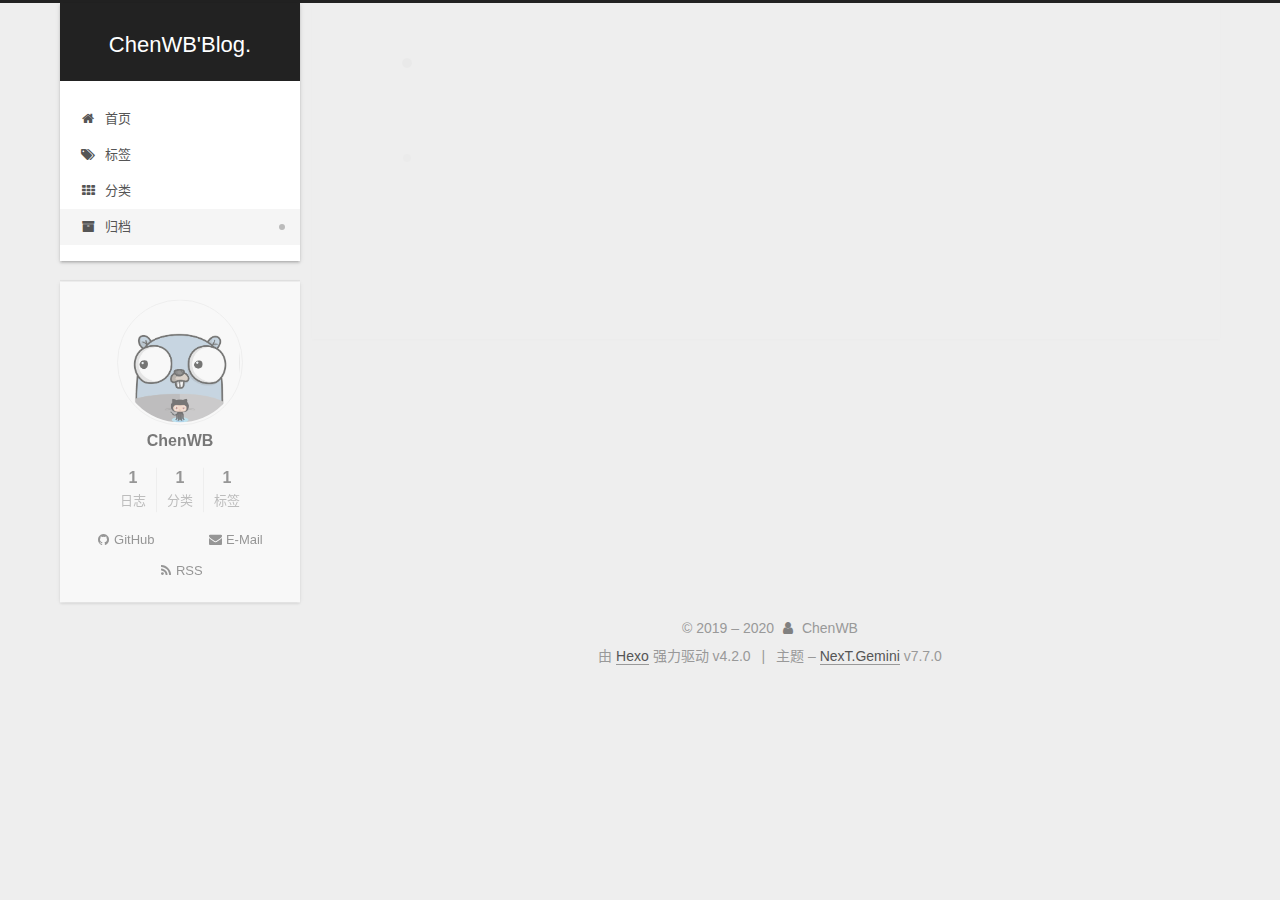
<file: archives/2020/01/index.html>
<!DOCTYPE html>
<html lang="zh-CN">
<head>
  <meta charset="UTF-8">
<meta name="viewport" content="width=device-width, initial-scale=1, maximum-scale=2">
<meta name="theme-color" content="#222">
<meta name="generator" content="Hexo 4.2.0">
  <link rel="apple-touch-icon" sizes="180x180" href="/images/apple-touch-icon-next.png">
  <link rel="icon" type="image/png" sizes="32x32" href="/images/favicon-32x32-next.png">
  <link rel="icon" type="image/png" sizes="16x16" href="/images/favicon-16x16-next.png">
  <link rel="mask-icon" href="/images/logo.svg" color="#222">

<link rel="stylesheet" href="/css/main.css">


<link rel="stylesheet" href="/lib/font-awesome/css/font-awesome.min.css">


<script id="hexo-configurations">
  var NexT = window.NexT || {};
  var CONFIG = {
    hostname: new URL('http://yoursite.com').hostname,
    root: '/',
    scheme: 'Gemini',
    version: '7.7.0',
    exturl: false,
    sidebar: {"position":"left","display":"always","padding":18,"offset":12,"onmobile":false},
    copycode: {"enable":false,"show_result":false,"style":null},
    back2top: {"enable":true,"sidebar":false,"scrollpercent":false},
    bookmark: {"enable":false,"color":"#222","save":"auto"},
    fancybox: false,
    mediumzoom: false,
    lazyload: false,
    pangu: false,
    comments: {"style":"tabs","active":null,"storage":true,"lazyload":false,"nav":null},
    algolia: {
      appID: '',
      apiKey: '',
      indexName: '',
      hits: {"per_page":10},
      labels: {"input_placeholder":"Search for Posts","hits_empty":"We didn't find any results for the search: ${query}","hits_stats":"${hits} results found in ${time} ms"}
    },
    localsearch: {"enable":false,"trigger":"auto","top_n_per_article":1,"unescape":false,"preload":false},
    path: '',
    motion: {"enable":true,"async":false,"transition":{"post_block":"fadeIn","post_header":"slideDownIn","post_body":"slideDownIn","coll_header":"slideLeftIn","sidebar":"slideUpIn"}}
  };
</script>

  <meta property="og:type" content="website">
<meta property="og:title" content="ChenWB&#39;Blog.">
<meta property="og:url" content="http://yoursite.com/archives/2020/01/index.html">
<meta property="og:site_name" content="ChenWB&#39;Blog.">
<meta property="og:locale" content="zh_CN">
<meta property="article:author" content="ChenWB">
<meta name="twitter:card" content="summary">

<link rel="canonical" href="http://yoursite.com/archives/2020/01/">


<script id="page-configurations">
  // https://hexo.io/docs/variables.html
  CONFIG.page = {
    sidebar: "",
    isHome: false,
    isPost: false
  };
</script>

  <title>归档 | ChenWB'Blog.</title>
  






  <noscript>
  <style>
  .use-motion .brand,
  .use-motion .menu-item,
  .sidebar-inner,
  .use-motion .post-block,
  .use-motion .pagination,
  .use-motion .comments,
  .use-motion .post-header,
  .use-motion .post-body,
  .use-motion .collection-header { opacity: initial; }

  .use-motion .site-title,
  .use-motion .site-subtitle {
    opacity: initial;
    top: initial;
  }

  .use-motion .logo-line-before i { left: initial; }
  .use-motion .logo-line-after i { right: initial; }
  </style>
</noscript>

<link rel="alternate" href="/atom.xml" title="ChenWB'Blog." type="application/atom+xml">
</head>

<body itemscope itemtype="http://schema.org/WebPage">
  <div class="container use-motion">
    <div class="headband"></div>

    <header class="header" itemscope itemtype="http://schema.org/WPHeader">
      <div class="header-inner"><div class="site-brand-container">
  <div class="site-meta">

    <div>
      <a href="/" class="brand" rel="start">
        <span class="logo-line-before"><i></i></span>
        <span class="site-title">ChenWB'Blog.</span>
        <span class="logo-line-after"><i></i></span>
      </a>
    </div>
  </div>

  <div class="site-nav-toggle">
    <div class="toggle" aria-label="切换导航栏">
      <span class="toggle-line toggle-line-first"></span>
      <span class="toggle-line toggle-line-middle"></span>
      <span class="toggle-line toggle-line-last"></span>
    </div>
  </div>
</div>


<nav class="site-nav">
  
  <ul id="menu" class="menu">
        <li class="menu-item menu-item-home">

    <a href="/" rel="section"><i class="fa fa-fw fa-home"></i>首页</a>

  </li>
        <li class="menu-item menu-item-tags">

    <a href="/tags/" rel="section"><i class="fa fa-fw fa-tags"></i>标签</a>

  </li>
        <li class="menu-item menu-item-categories">

    <a href="/categories/" rel="section"><i class="fa fa-fw fa-th"></i>分类</a>

  </li>
        <li class="menu-item menu-item-archives">

    <a href="/archives/" rel="section"><i class="fa fa-fw fa-archive"></i>归档</a>

  </li>
  </ul>

</nav>
</div>
    </header>

    
  <div class="back-to-top">
    <i class="fa fa-arrow-up"></i>
    <span>0%</span>
  </div>


    <main class="main">
      <div class="main-inner">
        <div class="content-wrap">
          

          <div class="content">
            

  
  
  
  <div class="post-block">
    <div class="posts-collapse">
      <div class="collection-title">
        <span class="collection-header">嗯..! 目前共计 1 篇日志。 继续努力。</span>
      </div>

      
    <div class="collection-year">
      <h1 class="collection-header">2020</h1>
    </div>

  <article itemscope itemtype="http://schema.org/Article">
    <header class="post-header">

      <div class="post-meta">
        <time itemprop="dateCreated"
              datetime="2020-01-15T17:07:00+08:00"
              content="2020-01-15">
          01-15
        </time>
      </div>

      <h2 class="post-title">
          <a class="post-title-link" href="/2020/01/15/Go-%E8%AF%AD%E8%A8%80%E7%BC%96%E7%A8%8B%E8%A7%84%E8%8C%83/" itemprop="url">
            <span itemprop="name">Go 语言编程规范</span>
          </a>
      </h2>

    </header>
  </article>


    </div>
  </div>
  
  
  

  



          </div>
          

<script>
  window.addEventListener('tabs:register', () => {
    let activeClass = CONFIG.comments.activeClass;
    if (CONFIG.comments.storage) {
      activeClass = localStorage.getItem('comments_active') || activeClass;
    }
    if (activeClass) {
      let activeTab = document.querySelector(`a[href="#comment-${activeClass}"]`);
      if (activeTab) {
        activeTab.click();
      }
    }
  });
  if (CONFIG.comments.storage) {
    window.addEventListener('tabs:click', event => {
      if (!event.target.matches('.tabs-comment .tab-content .tab-pane')) return;
      let commentClass = event.target.classList[1];
      localStorage.setItem('comments_active', commentClass);
    });
  }
</script>

        </div>
          
  
  <div class="toggle sidebar-toggle">
    <span class="toggle-line toggle-line-first"></span>
    <span class="toggle-line toggle-line-middle"></span>
    <span class="toggle-line toggle-line-last"></span>
  </div>

  <aside class="sidebar">
    <div class="sidebar-inner">

      <ul class="sidebar-nav motion-element">
        <li class="sidebar-nav-toc">
          文章目录
        </li>
        <li class="sidebar-nav-overview">
          站点概览
        </li>
      </ul>

      <!--noindex-->
      <div class="post-toc-wrap sidebar-panel">
      </div>
      <!--/noindex-->

      <div class="site-overview-wrap sidebar-panel">
        <div class="site-author motion-element" itemprop="author" itemscope itemtype="http://schema.org/Person">
    <img class="site-author-image" itemprop="image" alt="ChenWB"
      src="/images/head.jpg">
  <p class="site-author-name" itemprop="name">ChenWB</p>
  <div class="site-description" itemprop="description"></div>
</div>
<div class="site-state-wrap motion-element">
  <nav class="site-state">
      <div class="site-state-item site-state-posts">
          <a href="/archives/">
        
          <span class="site-state-item-count">1</span>
          <span class="site-state-item-name">日志</span>
        </a>
      </div>
      <div class="site-state-item site-state-categories">
            <a href="/categories/">
          
        <span class="site-state-item-count">1</span>
        <span class="site-state-item-name">分类</span></a>
      </div>
      <div class="site-state-item site-state-tags">
            <a href="/tags/">
          
        <span class="site-state-item-count">1</span>
        <span class="site-state-item-name">标签</span></a>
      </div>
  </nav>
</div>
  <div class="links-of-author motion-element">
      <span class="links-of-author-item">
        <a href="https://github.com/chenwbyx" title="GitHub → https:&#x2F;&#x2F;github.com&#x2F;chenwbyx" rel="noopener" target="_blank"><i class="fa fa-fw fa-github"></i>GitHub</a>
      </span>
      <span class="links-of-author-item">
        <a href="mailto:chenwbyx@163.com" title="E-Mail → mailto:chenwbyx@163.com" rel="noopener" target="_blank"><i class="fa fa-fw fa-envelope"></i>E-Mail</a>
      </span>
      <span class="links-of-author-item">
        <a href="/atom.xml" title="RSS → &#x2F;atom.xml"><i class="fa fa-fw fa-rss"></i>RSS</a>
      </span>
  </div>



      </div>

    </div>
  </aside>
  <div id="sidebar-dimmer"></div>


      </div>
    </main>

    <footer class="footer">
      <div class="footer-inner">
        

<div class="copyright">
  
  &copy; 2019 – 
  <span itemprop="copyrightYear">2020</span>
  <span class="with-love">
    <i class="fa fa-user"></i>
  </span>
  <span class="author" itemprop="copyrightHolder">ChenWB</span>
</div>
  <div class="powered-by">由 <a href="https://hexo.io/" class="theme-link" rel="noopener" target="_blank">Hexo</a> 强力驱动 v4.2.0
  </div>
  <span class="post-meta-divider">|</span>
  <div class="theme-info">主题 – <a href="https://theme-next.org/" class="theme-link" rel="noopener" target="_blank">NexT.Gemini</a> v7.7.0
  </div>

        








      </div>
    </footer>
  </div>

  
  <script src="/lib/anime.min.js"></script>
  <script src="/lib/velocity/velocity.min.js"></script>
  <script src="/lib/velocity/velocity.ui.min.js"></script>

<script src="/js/utils.js"></script>

<script src="/js/motion.js"></script>


<script src="/js/schemes/pisces.js"></script>


<script src="/js/next-boot.js"></script>




  















  

  

</body>
</html>
</file>
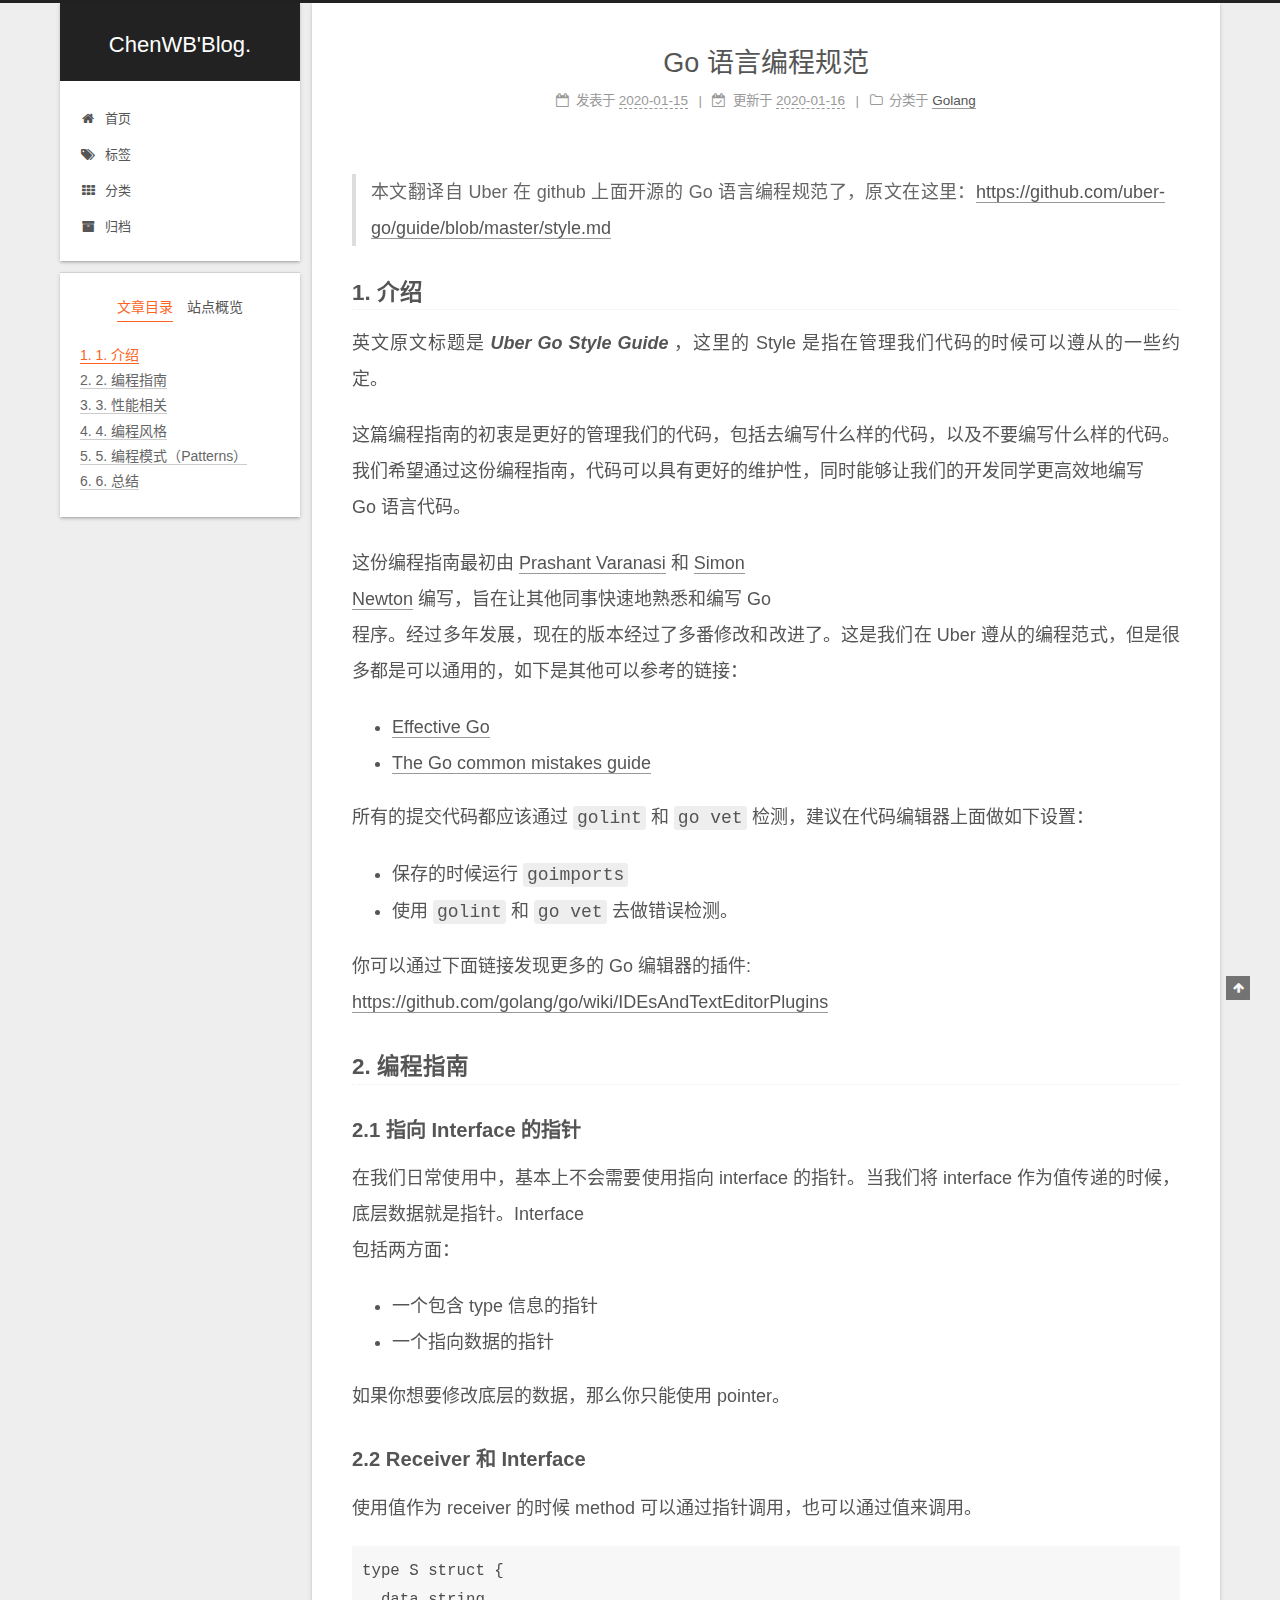
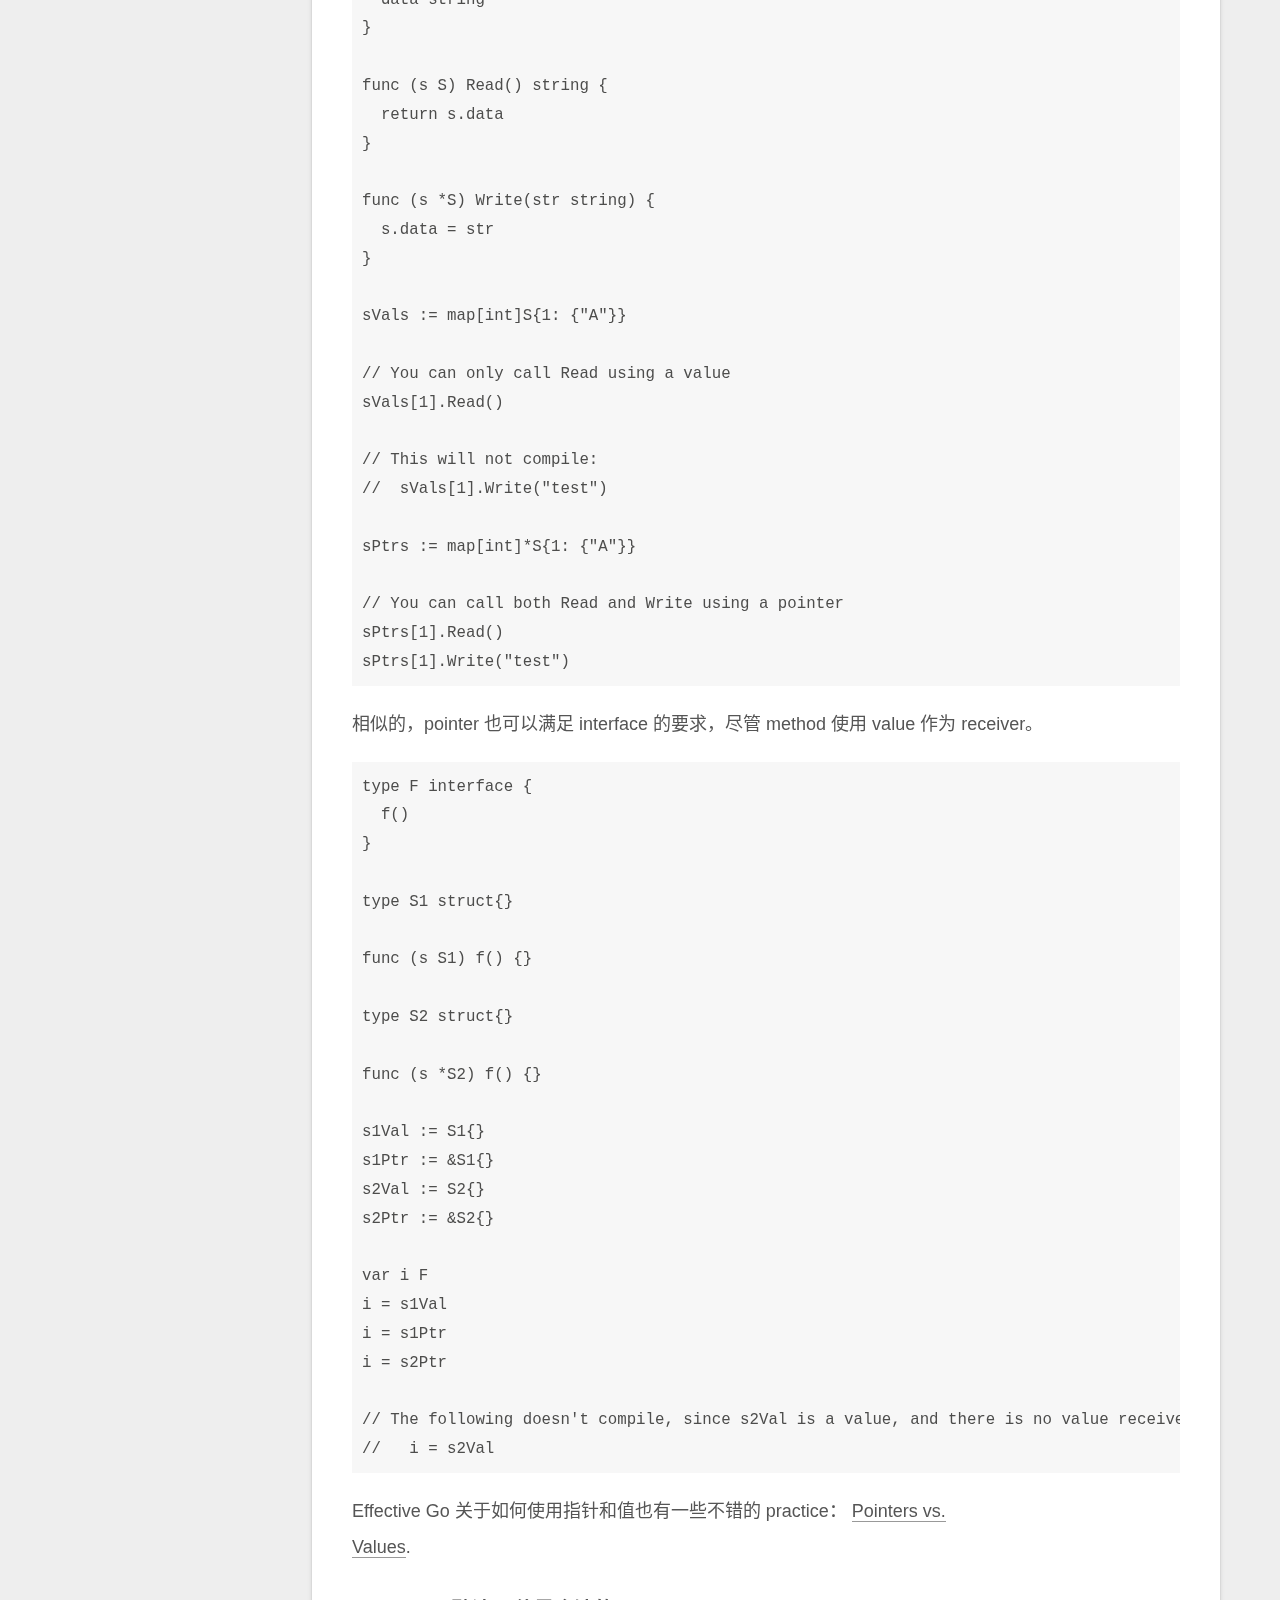
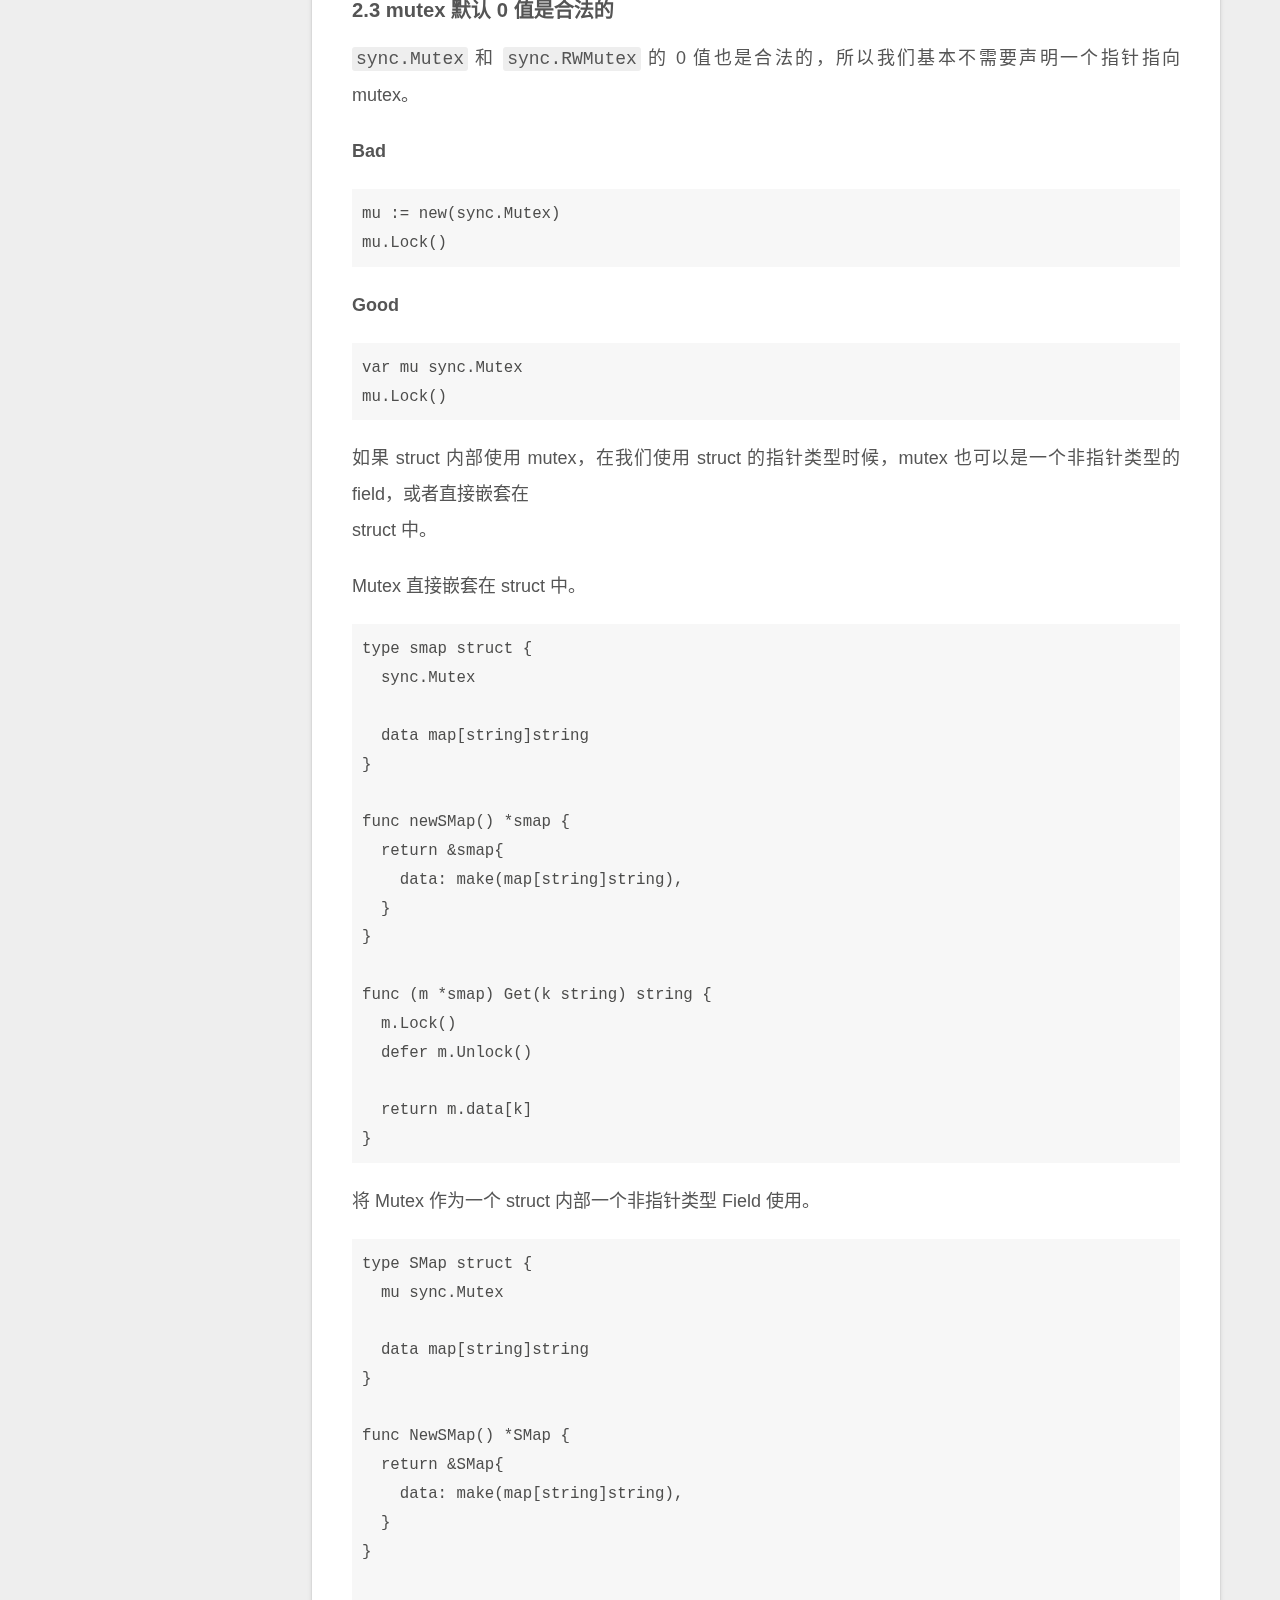
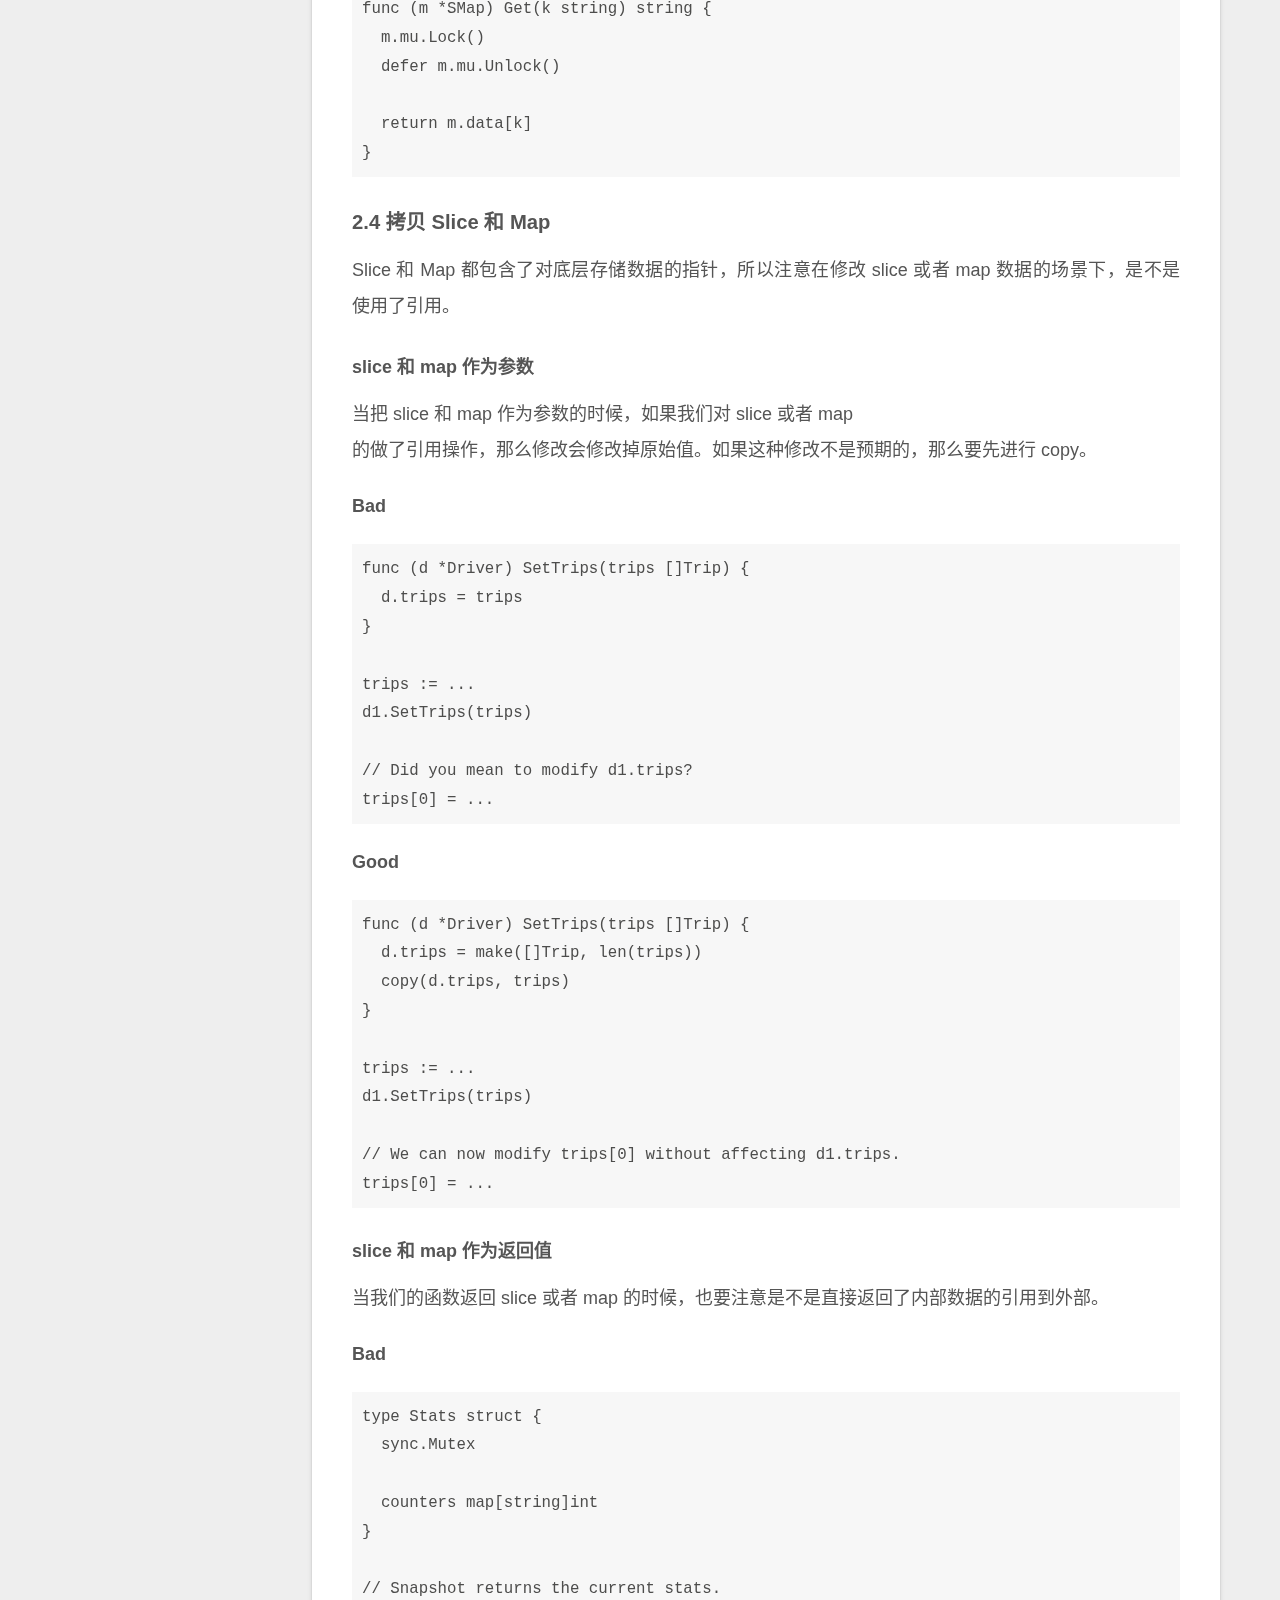
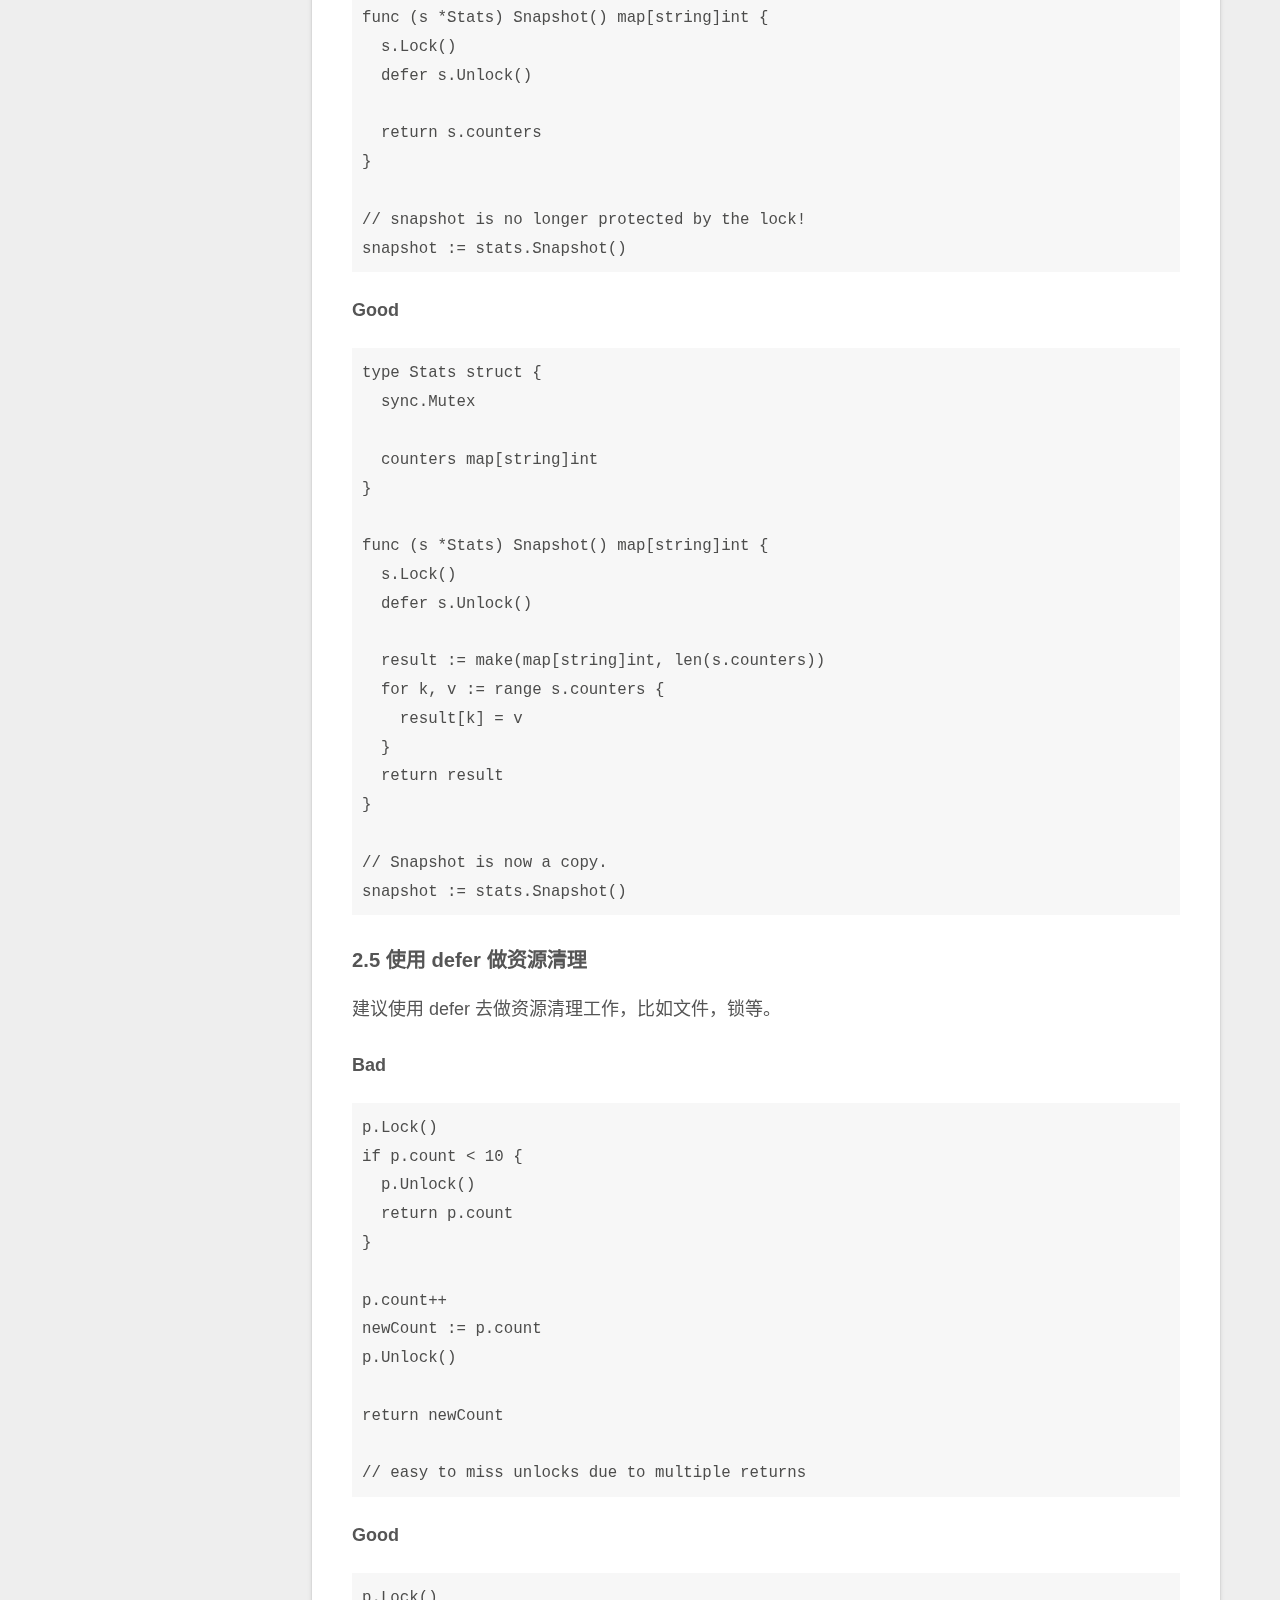
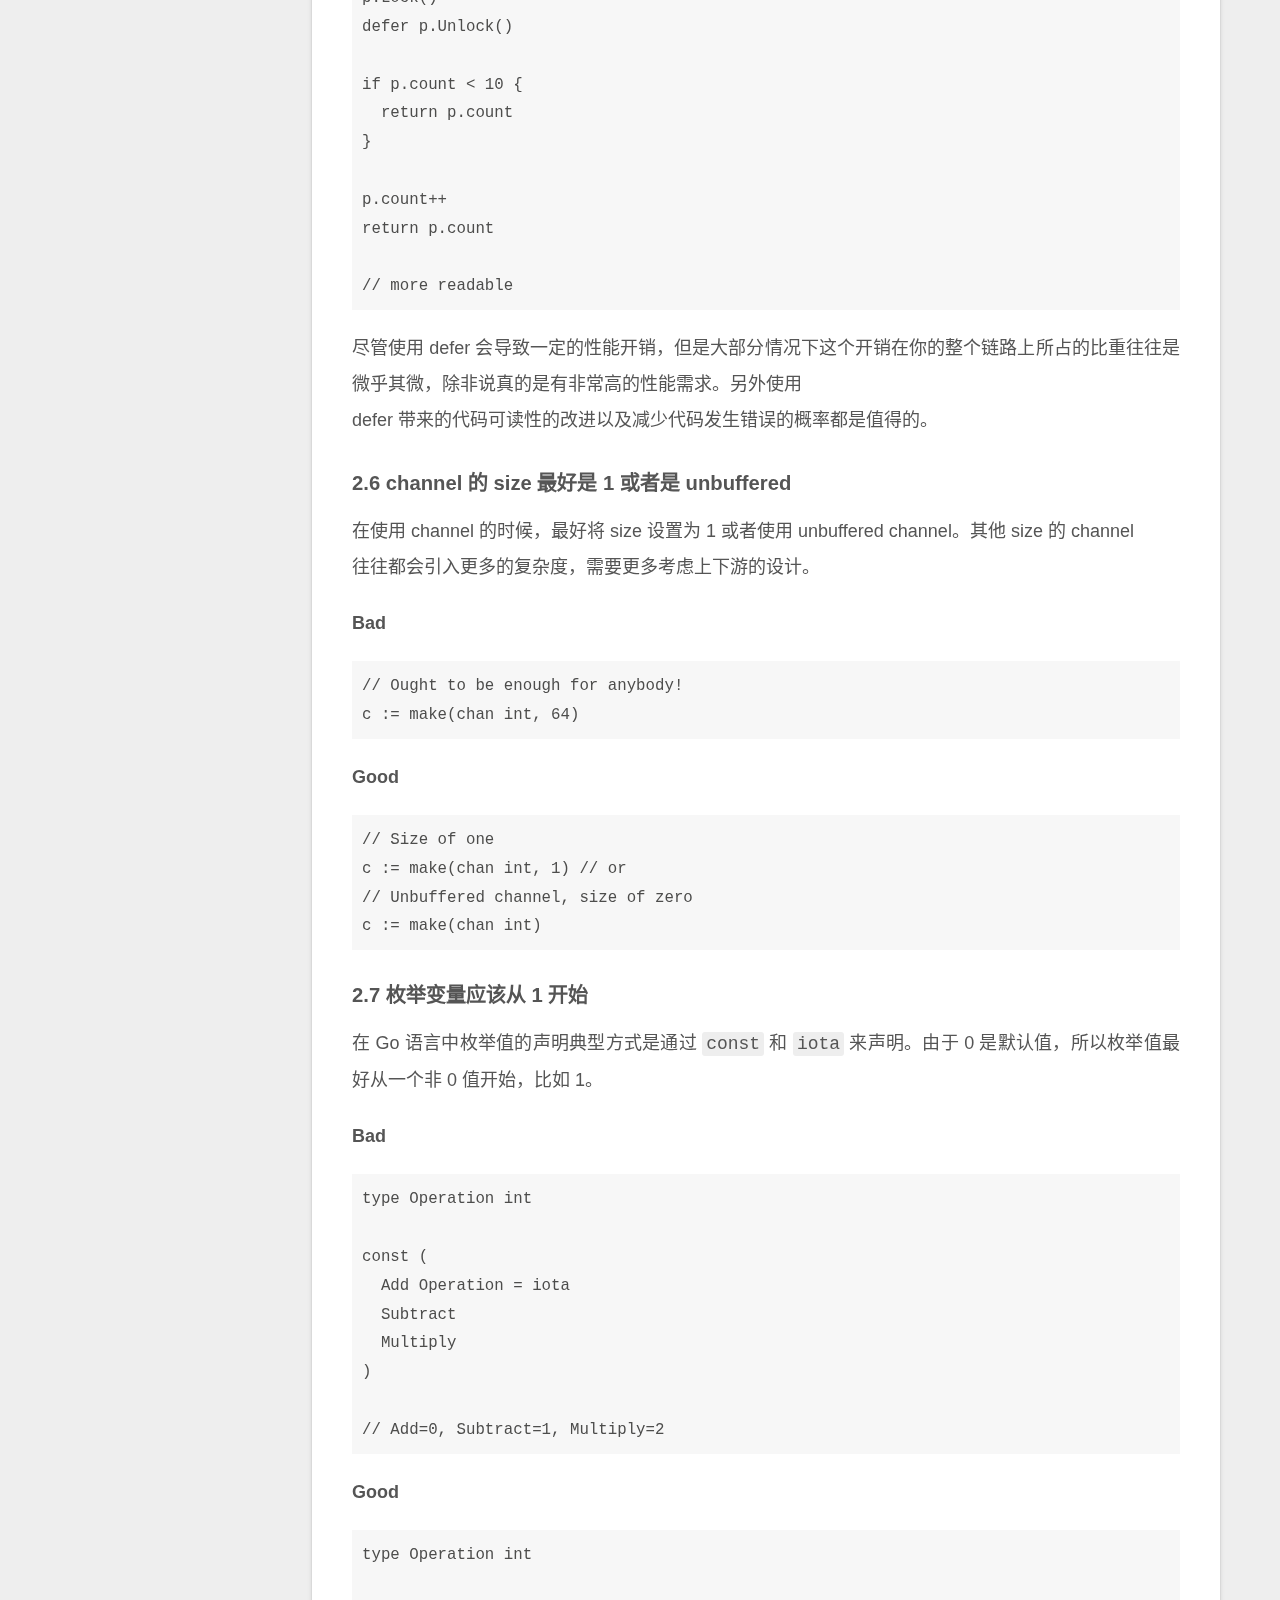
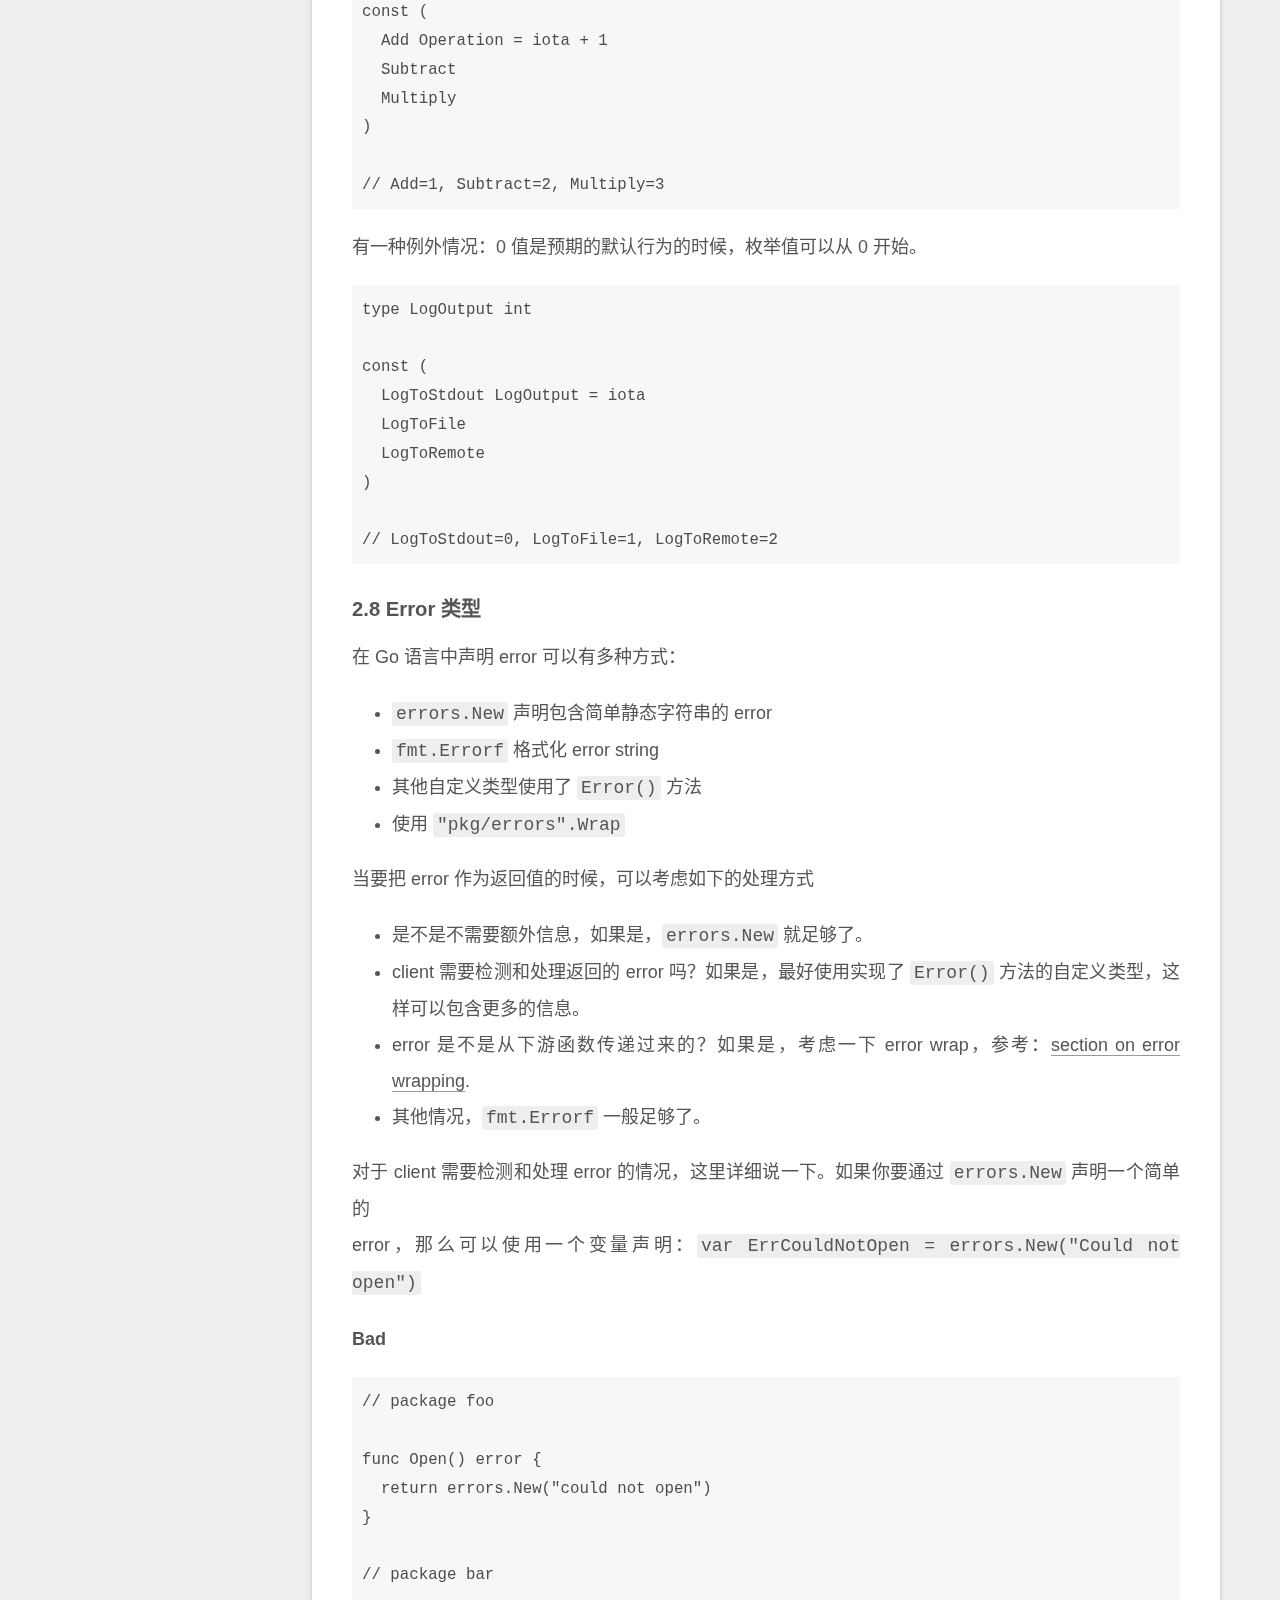
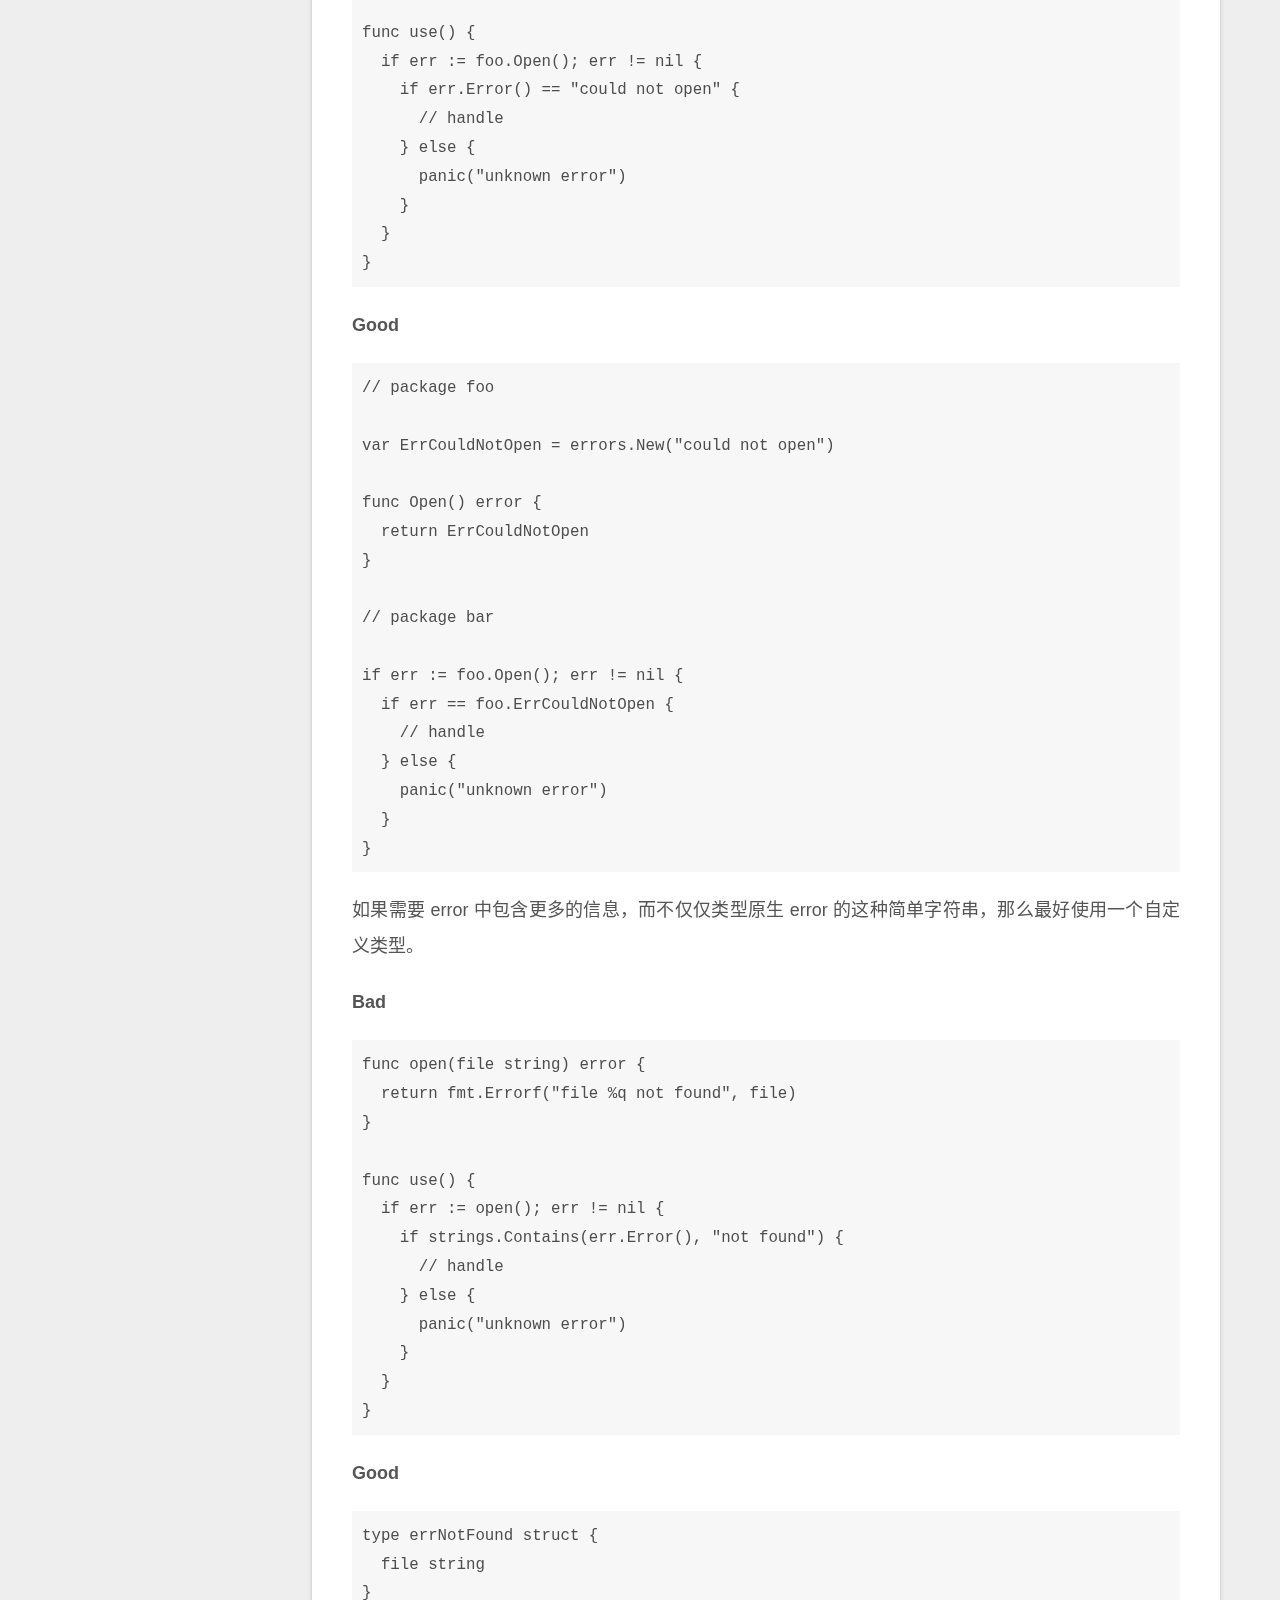
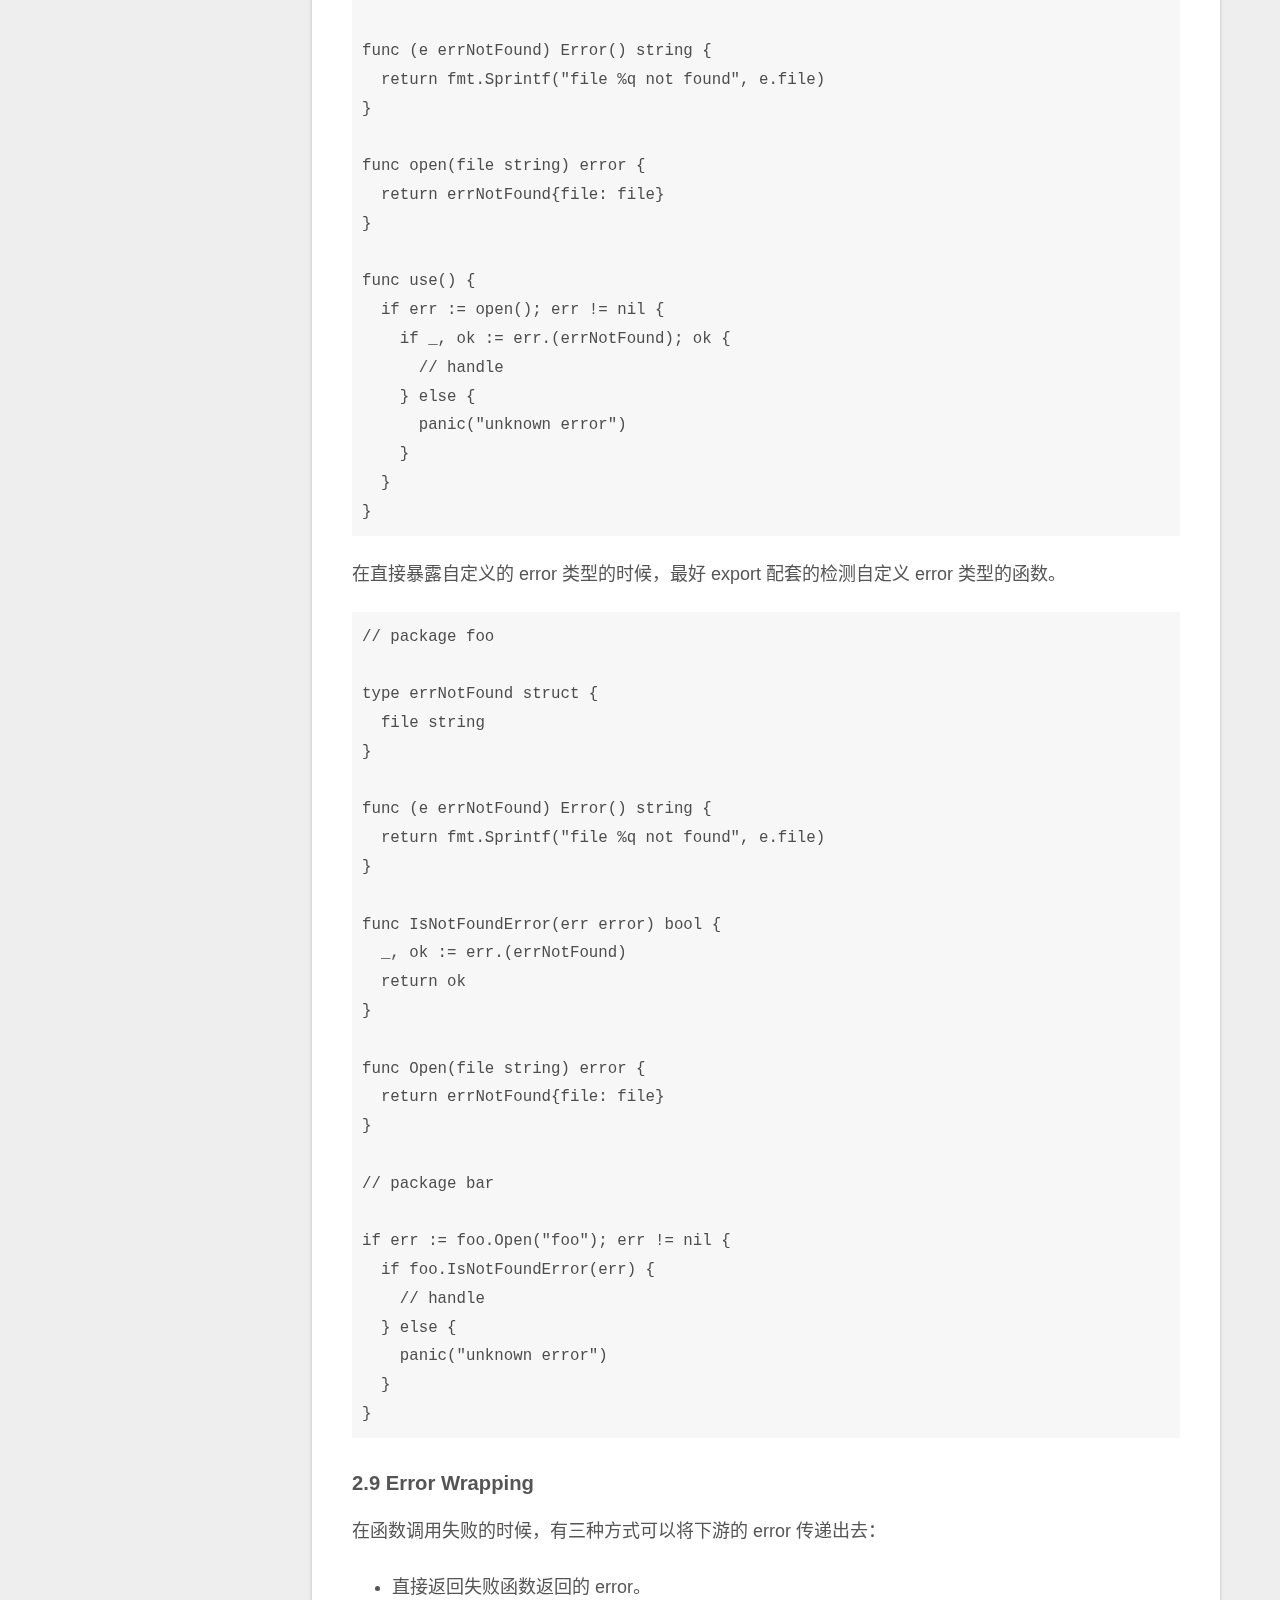
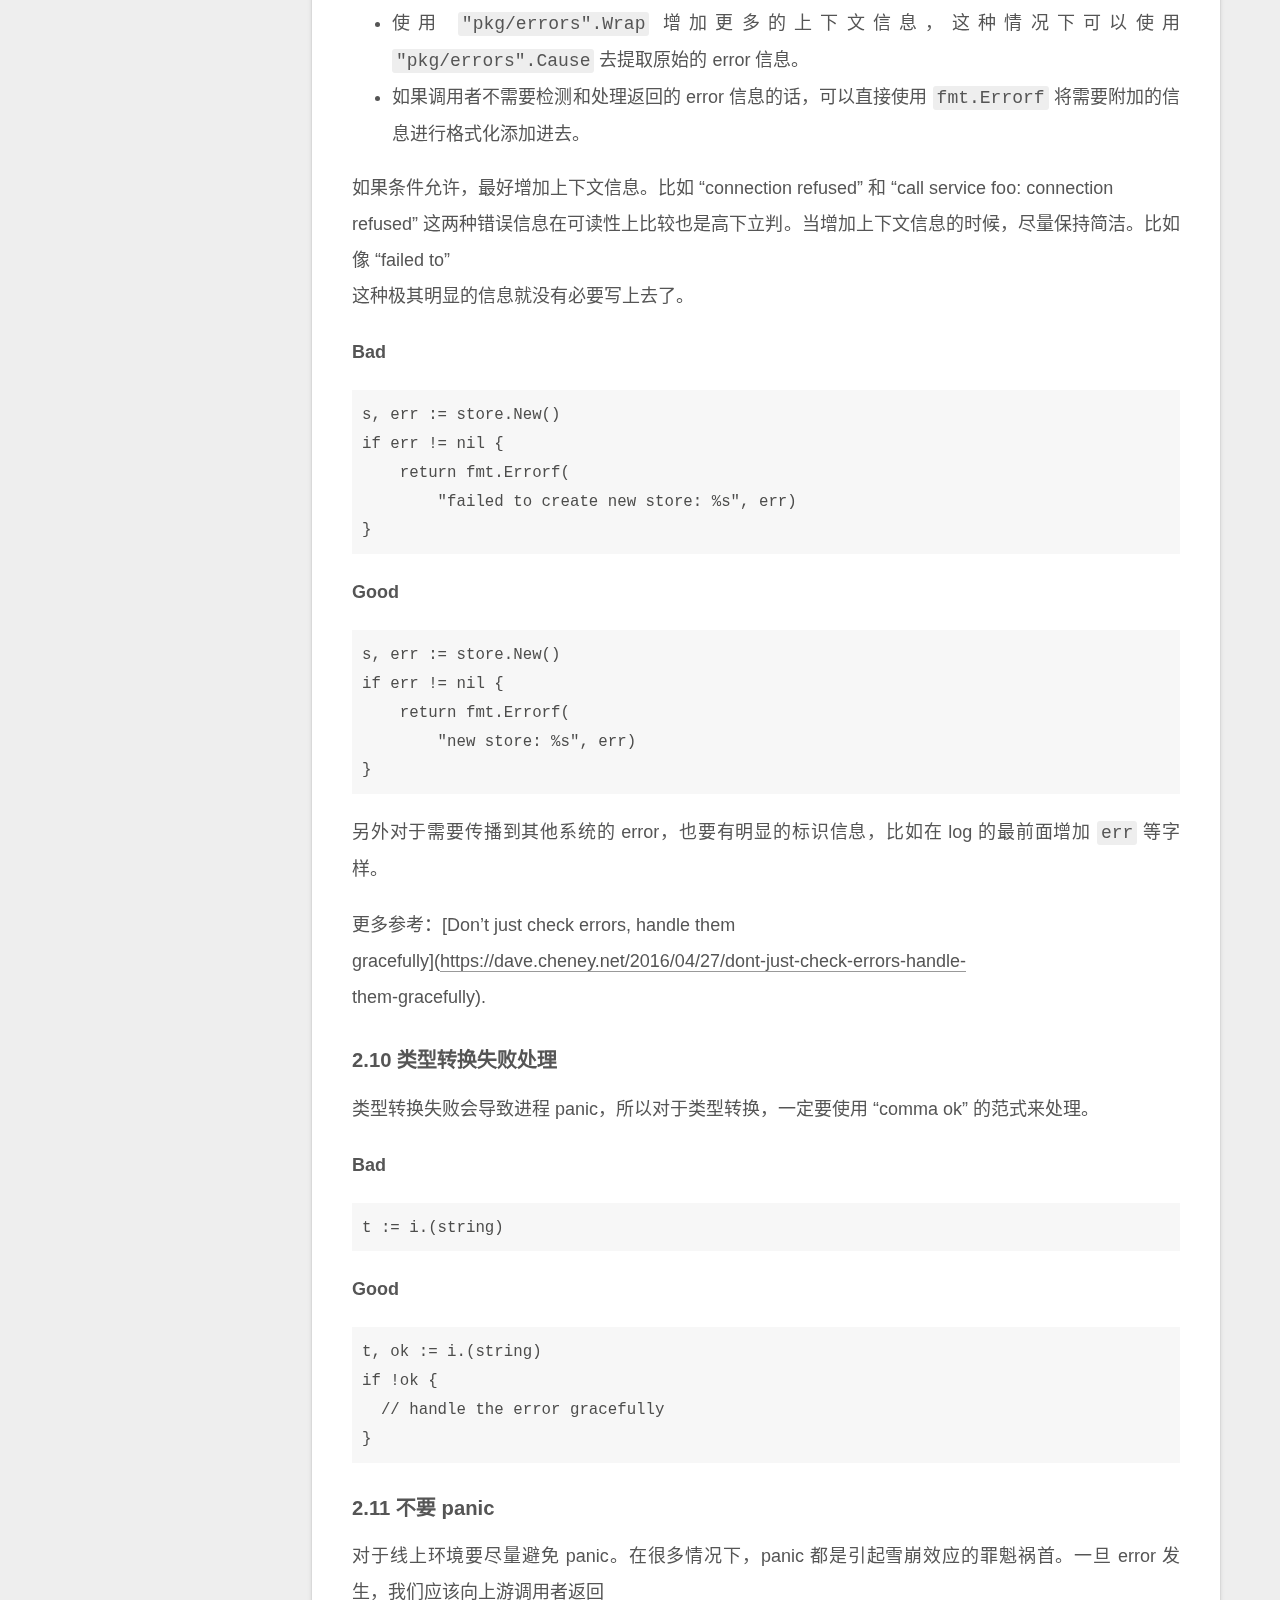
<file: 2020/01/15/Go-语言编程规范/index.html>
<!DOCTYPE html>
<html lang="zh-CN">
<head>
  <meta charset="UTF-8">
<meta name="viewport" content="width=device-width, initial-scale=1, maximum-scale=2">
<meta name="theme-color" content="#222">
<meta name="generator" content="Hexo 4.2.0">
  <link rel="apple-touch-icon" sizes="180x180" href="/images/apple-touch-icon-next.png">
  <link rel="icon" type="image/png" sizes="32x32" href="/images/favicon-32x32-next.png">
  <link rel="icon" type="image/png" sizes="16x16" href="/images/favicon-16x16-next.png">
  <link rel="mask-icon" href="/images/logo.svg" color="#222">

<link rel="stylesheet" href="/css/main.css">


<link rel="stylesheet" href="/lib/font-awesome/css/font-awesome.min.css">


<script id="hexo-configurations">
  var NexT = window.NexT || {};
  var CONFIG = {
    hostname: new URL('http://yoursite.com').hostname,
    root: '/',
    scheme: 'Gemini',
    version: '7.7.0',
    exturl: false,
    sidebar: {"position":"left","display":"always","padding":18,"offset":12,"onmobile":false},
    copycode: {"enable":false,"show_result":false,"style":null},
    back2top: {"enable":true,"sidebar":false,"scrollpercent":false},
    bookmark: {"enable":false,"color":"#222","save":"auto"},
    fancybox: false,
    mediumzoom: false,
    lazyload: false,
    pangu: false,
    comments: {"style":"tabs","active":null,"storage":true,"lazyload":false,"nav":null},
    algolia: {
      appID: '',
      apiKey: '',
      indexName: '',
      hits: {"per_page":10},
      labels: {"input_placeholder":"Search for Posts","hits_empty":"We didn't find any results for the search: ${query}","hits_stats":"${hits} results found in ${time} ms"}
    },
    localsearch: {"enable":false,"trigger":"auto","top_n_per_article":1,"unescape":false,"preload":false},
    path: '',
    motion: {"enable":true,"async":false,"transition":{"post_block":"fadeIn","post_header":"slideDownIn","post_body":"slideDownIn","coll_header":"slideLeftIn","sidebar":"slideUpIn"}}
  };
</script>

  <meta name="description" content="本文翻译自 Uber 在 github 上面开源的 Go 语言编程规范了，原文在这里：https:&#x2F;&#x2F;github.com&#x2F;uber-go&#x2F;guide&#x2F;blob&#x2F;master&#x2F;style.md  1. 介绍英文原文标题是 Uber Go Style Guide ，这里的 Style 是指在管理我们代码的时候可以遵从的一些约定。">
<meta property="og:type" content="article">
<meta property="og:title" content="Go 语言编程规范">
<meta property="og:url" content="http://yoursite.com/2020/01/15/Go-%E8%AF%AD%E8%A8%80%E7%BC%96%E7%A8%8B%E8%A7%84%E8%8C%83/index.html">
<meta property="og:site_name" content="ChenWB&#39;Blog.">
<meta property="og:description" content="本文翻译自 Uber 在 github 上面开源的 Go 语言编程规范了，原文在这里：https:&#x2F;&#x2F;github.com&#x2F;uber-go&#x2F;guide&#x2F;blob&#x2F;master&#x2F;style.md  1. 介绍英文原文标题是 Uber Go Style Guide ，这里的 Style 是指在管理我们代码的时候可以遵从的一些约定。">
<meta property="og:locale" content="zh_CN">
<meta property="article:published_time" content="2020-01-15T09:07:00.000Z">
<meta property="article:modified_time" content="2020-01-16T03:16:15.146Z">
<meta property="article:author" content="ChenWB">
<meta property="article:tag" content="编程规范">
<meta name="twitter:card" content="summary">

<link rel="canonical" href="http://yoursite.com/2020/01/15/Go-%E8%AF%AD%E8%A8%80%E7%BC%96%E7%A8%8B%E8%A7%84%E8%8C%83/">


<script id="page-configurations">
  // https://hexo.io/docs/variables.html
  CONFIG.page = {
    sidebar: "",
    isHome: false,
    isPost: true
  };
</script>

  <title>Go 语言编程规范 | ChenWB'Blog.</title>
  






  <noscript>
  <style>
  .use-motion .brand,
  .use-motion .menu-item,
  .sidebar-inner,
  .use-motion .post-block,
  .use-motion .pagination,
  .use-motion .comments,
  .use-motion .post-header,
  .use-motion .post-body,
  .use-motion .collection-header { opacity: initial; }

  .use-motion .site-title,
  .use-motion .site-subtitle {
    opacity: initial;
    top: initial;
  }

  .use-motion .logo-line-before i { left: initial; }
  .use-motion .logo-line-after i { right: initial; }
  </style>
</noscript>

<link rel="alternate" href="/atom.xml" title="ChenWB'Blog." type="application/atom+xml">
</head>

<body itemscope itemtype="http://schema.org/WebPage">
  <div class="container use-motion">
    <div class="headband"></div>

    <header class="header" itemscope itemtype="http://schema.org/WPHeader">
      <div class="header-inner"><div class="site-brand-container">
  <div class="site-meta">

    <div>
      <a href="/" class="brand" rel="start">
        <span class="logo-line-before"><i></i></span>
        <span class="site-title">ChenWB'Blog.</span>
        <span class="logo-line-after"><i></i></span>
      </a>
    </div>
  </div>

  <div class="site-nav-toggle">
    <div class="toggle" aria-label="切换导航栏">
      <span class="toggle-line toggle-line-first"></span>
      <span class="toggle-line toggle-line-middle"></span>
      <span class="toggle-line toggle-line-last"></span>
    </div>
  </div>
</div>


<nav class="site-nav">
  
  <ul id="menu" class="menu">
        <li class="menu-item menu-item-home">

    <a href="/" rel="section"><i class="fa fa-fw fa-home"></i>首页</a>

  </li>
        <li class="menu-item menu-item-tags">

    <a href="/tags/" rel="section"><i class="fa fa-fw fa-tags"></i>标签</a>

  </li>
        <li class="menu-item menu-item-categories">

    <a href="/categories/" rel="section"><i class="fa fa-fw fa-th"></i>分类</a>

  </li>
        <li class="menu-item menu-item-archives">

    <a href="/archives/" rel="section"><i class="fa fa-fw fa-archive"></i>归档</a>

  </li>
  </ul>

</nav>
</div>
    </header>

    
  <div class="back-to-top">
    <i class="fa fa-arrow-up"></i>
    <span>0%</span>
  </div>


    <main class="main">
      <div class="main-inner">
        <div class="content-wrap">
          

          <div class="content">
            

  <div class="posts-expand">
      
  
  
  <article itemscope itemtype="http://schema.org/Article" class="post-block " lang="zh-CN">
    <link itemprop="mainEntityOfPage" href="http://yoursite.com/2020/01/15/Go-%E8%AF%AD%E8%A8%80%E7%BC%96%E7%A8%8B%E8%A7%84%E8%8C%83/">

    <span hidden itemprop="author" itemscope itemtype="http://schema.org/Person">
      <meta itemprop="image" content="/images/head.jpg">
      <meta itemprop="name" content="ChenWB">
      <meta itemprop="description" content="">
    </span>

    <span hidden itemprop="publisher" itemscope itemtype="http://schema.org/Organization">
      <meta itemprop="name" content="ChenWB'Blog.">
    </span>
      <header class="post-header">
        <h1 class="post-title" itemprop="name headline">
          Go 语言编程规范
        </h1>

        <div class="post-meta">
            <span class="post-meta-item">
              <span class="post-meta-item-icon">
                <i class="fa fa-calendar-o"></i>
              </span>
              <span class="post-meta-item-text">发表于</span>

              <time title="创建时间：2020-01-15 17:07:00" itemprop="dateCreated datePublished" datetime="2020-01-15T17:07:00+08:00">2020-01-15</time>
            </span>
              <span class="post-meta-item">
                <span class="post-meta-item-icon">
                  <i class="fa fa-calendar-check-o"></i>
                </span>
                <span class="post-meta-item-text">更新于</span>
                <time title="修改时间：2020-01-16 11:16:15" itemprop="dateModified" datetime="2020-01-16T11:16:15+08:00">2020-01-16</time>
              </span>
            <span class="post-meta-item">
              <span class="post-meta-item-icon">
                <i class="fa fa-folder-o"></i>
              </span>
              <span class="post-meta-item-text">分类于</span>
                <span itemprop="about" itemscope itemtype="http://schema.org/Thing">
                  <a href="/categories/Golang/" itemprop="url" rel="index">
                    <span itemprop="name">Golang</span>
                  </a>
                </span>
            </span>

          

        </div>
      </header>

    
    
    
    <div class="post-body" itemprop="articleBody">

      
        <blockquote>
<p>本文翻译自 Uber 在 github 上面开源的 Go 语言编程规范了，原文在这里：<a href="https://github.com/uber-go/guide/blob/master/style.md" target="_blank" rel="noopener">https://github.com/uber-go/guide/blob/master/style.md</a></p>
</blockquote>
<h3 id="1-介绍"><a href="#1-介绍" class="headerlink" title="1. 介绍"></a>1. 介绍</h3><p>英文原文标题是 <strong><em>Uber Go Style Guide</em></strong> ，这里的 Style 是指在管理我们代码的时候可以遵从的一些约定。</p>
<a id="more"></a>
<p>这篇编程指南的初衷是更好的管理我们的代码，包括去编写什么样的代码，以及不要编写什么样的代码。我们希望通过这份编程指南，代码可以具有更好的维护性，同时能够让我们的开发同学更高效地编写<br>Go 语言代码。</p>
<p>这份编程指南最初由 <a href="https://github.com/prashantv" target="_blank" rel="noopener">Prashant Varanasi</a> 和 <a href="https://github.com/nomis52" target="_blank" rel="noopener">Simon<br>Newton</a> 编写，旨在让其他同事快速地熟悉和编写 Go<br>程序。经过多年发展，现在的版本经过了多番修改和改进了。这是我们在 Uber 遵从的编程范式，但是很多都是可以通用的，如下是其他可以参考的链接：</p>
<ul>
<li><a href="https://golang.org/doc/effective_go.html" target="_blank" rel="noopener">Effective Go</a></li>
<li><a href="https://github.com/golang/go/wiki/CodeReviewComments" target="_blank" rel="noopener">The Go common mistakes guide</a></li>
</ul>
<p>所有的提交代码都应该通过 <code>golint</code> 和 <code>go vet</code> 检测，建议在代码编辑器上面做如下设置：</p>
<ul>
<li>保存的时候运行 <code>goimports</code></li>
<li>使用 <code>golint</code> 和 <code>go vet</code> 去做错误检测。</li>
</ul>
<p>你可以通过下面链接发现更多的 Go 编辑器的插件:<br><a href="https://github.com/golang/go/wiki/IDEsAndTextEditorPlugins" target="_blank" rel="noopener">https://github.com/golang/go/wiki/IDEsAndTextEditorPlugins</a></p>
<h3 id="2-编程指南"><a href="#2-编程指南" class="headerlink" title="2. 编程指南"></a>2. 编程指南</h3><h4 id="2-1-指向-Interface-的指针"><a href="#2-1-指向-Interface-的指针" class="headerlink" title="2.1 指向 Interface 的指针"></a>2.1 指向 Interface 的指针</h4><p>在我们日常使用中，基本上不会需要使用指向 interface 的指针。当我们将 interface 作为值传递的时候，底层数据就是指针。Interface<br>包括两方面：</p>
<ul>
<li>一个包含 type 信息的指针</li>
<li>一个指向数据的指针</li>
</ul>
<p>如果你想要修改底层的数据，那么你只能使用 pointer。</p>
<h4 id="2-2-Receiver-和-Interface"><a href="#2-2-Receiver-和-Interface" class="headerlink" title="2.2 Receiver 和 Interface"></a>2.2 Receiver 和 Interface</h4><p>使用值作为 receiver 的时候 method 可以通过指针调用，也可以通过值来调用。</p>
<pre><code>type S struct {  
  data string  
}  

func (s S) Read() string {  
  return s.data  
}  

func (s *S) Write(str string) {  
  s.data = str  
}  

sVals := map[int]S{1: {&quot;A&quot;}}  

// You can only call Read using a value  
sVals[1].Read()  

// This will not compile:  
//  sVals[1].Write(&quot;test&quot;)  

sPtrs := map[int]*S{1: {&quot;A&quot;}}  

// You can call both Read and Write using a pointer  
sPtrs[1].Read()  
sPtrs[1].Write(&quot;test&quot;)  </code></pre><p>相似的，pointer 也可以满足 interface 的要求，尽管 method 使用 value 作为 receiver。</p>
<pre><code>type F interface {  
  f()  
}  

type S1 struct{}  

func (s S1) f() {}  

type S2 struct{}  

func (s *S2) f() {}  

s1Val := S1{}  
s1Ptr := &amp;S1{}  
s2Val := S2{}  
s2Ptr := &amp;S2{}  

var i F  
i = s1Val  
i = s1Ptr  
i = s2Ptr  

// The following doesn&apos;t compile, since s2Val is a value, and there is no value receiver for f.  
//   i = s2Val  </code></pre><p>Effective Go 关于如何使用指针和值也有一些不错的 practice： <a href="https://golang.org/doc/effective_go.html#pointers_vs_values" target="_blank" rel="noopener">Pointers vs.<br>Values</a>.</p>
<h4 id="2-3-mutex-默认-0-值是合法的"><a href="#2-3-mutex-默认-0-值是合法的" class="headerlink" title="2.3 mutex 默认 0 值是合法的"></a>2.3 mutex 默认 0 值是合法的</h4><p><code>sync.Mutex</code> 和 <code>sync.RWMutex</code> 的 0 值也是合法的，所以我们基本不需要声明一个指针指向 mutex。</p>
<p><strong>Bad</strong></p>
<pre><code>mu := new(sync.Mutex)  
mu.Lock()  </code></pre><p><strong>Good</strong></p>
<pre><code>var mu sync.Mutex  
mu.Lock()  </code></pre><p>如果 struct 内部使用 mutex，在我们使用 struct 的指针类型时候，mutex 也可以是一个非指针类型的 field，或者直接嵌套在<br>struct 中。</p>
<p>Mutex 直接嵌套在 struct 中。</p>
<pre><code>type smap struct {  
  sync.Mutex  

  data map[string]string  
}  

func newSMap() *smap {  
  return &amp;smap{  
    data: make(map[string]string),  
  }  
}  

func (m *smap) Get(k string) string {  
  m.Lock()  
  defer m.Unlock()  

  return m.data[k]  
}  </code></pre><p>将 Mutex 作为一个 struct 内部一个非指针类型 Field 使用。</p>
<pre><code>type SMap struct {  
  mu sync.Mutex  

  data map[string]string  
}  

func NewSMap() *SMap {  
  return &amp;SMap{  
    data: make(map[string]string),  
  }  
}  

func (m *SMap) Get(k string) string {  
  m.mu.Lock()  
  defer m.mu.Unlock()  

  return m.data[k]  
}  </code></pre><h4 id="2-4-拷贝-Slice-和-Map"><a href="#2-4-拷贝-Slice-和-Map" class="headerlink" title="2.4 拷贝 Slice 和 Map"></a>2.4 拷贝 Slice 和 Map</h4><p>Slice 和 Map 都包含了对底层存储数据的指针，所以注意在修改 slice 或者 map 数据的场景下，是不是使用了引用。</p>
<h5 id="slice-和-map-作为参数"><a href="#slice-和-map-作为参数" class="headerlink" title="slice 和 map 作为参数"></a>slice 和 map 作为参数</h5><p>当把 slice 和 map 作为参数的时候，如果我们对 slice 或者 map<br>的做了引用操作，那么修改会修改掉原始值。如果这种修改不是预期的，那么要先进行 copy。</p>
<p><strong>Bad</strong></p>
<pre><code>func (d *Driver) SetTrips(trips []Trip) {  
  d.trips = trips  
}  

trips := ...  
d1.SetTrips(trips)  

// Did you mean to modify d1.trips?  
trips[0] = ...  </code></pre><p><strong>Good</strong></p>
<pre><code>func (d *Driver) SetTrips(trips []Trip) {  
  d.trips = make([]Trip, len(trips))  
  copy(d.trips, trips)  
}  

trips := ...  
d1.SetTrips(trips)  

// We can now modify trips[0] without affecting d1.trips.  
trips[0] = ...  </code></pre><h5 id="slice-和-map-作为返回值"><a href="#slice-和-map-作为返回值" class="headerlink" title="slice 和 map 作为返回值"></a>slice 和 map 作为返回值</h5><p>当我们的函数返回 slice 或者 map 的时候，也要注意是不是直接返回了内部数据的引用到外部。</p>
<p><strong>Bad</strong></p>
<pre><code>type Stats struct {  
  sync.Mutex  

  counters map[string]int  
}  

// Snapshot returns the current stats.  
func (s *Stats) Snapshot() map[string]int {  
  s.Lock()  
  defer s.Unlock()  

  return s.counters  
}  

// snapshot is no longer protected by the lock!  
snapshot := stats.Snapshot()  </code></pre><p><strong>Good</strong></p>
<pre><code>type Stats struct {  
  sync.Mutex  

  counters map[string]int  
}  

func (s *Stats) Snapshot() map[string]int {  
  s.Lock()  
  defer s.Unlock()  

  result := make(map[string]int, len(s.counters))  
  for k, v := range s.counters {  
    result[k] = v  
  }  
  return result  
}  

// Snapshot is now a copy.  
snapshot := stats.Snapshot()  </code></pre><h4 id="2-5-使用-defer-做资源清理"><a href="#2-5-使用-defer-做资源清理" class="headerlink" title="2.5 使用 defer 做资源清理"></a>2.5 使用 defer 做资源清理</h4><p>建议使用 defer 去做资源清理工作，比如文件，锁等。</p>
<p><strong>Bad</strong></p>
<pre><code>p.Lock()  
if p.count &lt; 10 {  
  p.Unlock()  
  return p.count  
}  

p.count++  
newCount := p.count  
p.Unlock()  

return newCount  

// easy to miss unlocks due to multiple returns  </code></pre><p><strong>Good</strong></p>
<pre><code>p.Lock()  
defer p.Unlock()  

if p.count &lt; 10 {  
  return p.count  
}  

p.count++  
return p.count  

// more readable  </code></pre><p>尽管使用 defer 会导致一定的性能开销，但是大部分情况下这个开销在你的整个链路上所占的比重往往是微乎其微，除非说真的是有非常高的性能需求。另外使用<br>defer 带来的代码可读性的改进以及减少代码发生错误的概率都是值得的。</p>
<h4 id="2-6-channel-的-size-最好是-1-或者是-unbuffered"><a href="#2-6-channel-的-size-最好是-1-或者是-unbuffered" class="headerlink" title="2.6 channel 的 size 最好是 1 或者是 unbuffered"></a>2.6 channel 的 size 最好是 1 或者是 unbuffered</h4><p>在使用 channel 的时候，最好将 size 设置为 1 或者使用 unbuffered channel。其他 size 的 channel<br>往往都会引入更多的复杂度，需要更多考虑上下游的设计。</p>
<p><strong>Bad</strong></p>
<pre><code>// Ought to be enough for anybody!  
c := make(chan int, 64)  </code></pre><p><strong>Good</strong></p>
<pre><code>// Size of one  
c := make(chan int, 1) // or  
// Unbuffered channel, size of zero  
c := make(chan int)  </code></pre><h4 id="2-7-枚举变量应该从-1-开始"><a href="#2-7-枚举变量应该从-1-开始" class="headerlink" title="2.7 枚举变量应该从 1 开始"></a>2.7 枚举变量应该从 1 开始</h4><p>在 Go 语言中枚举值的声明典型方式是通过 <code>const</code> 和 <code>iota</code> 来声明。由于 0 是默认值，所以枚举值最好从一个非 0 值开始，比如 1。</p>
<p><strong>Bad</strong></p>
<pre><code>type Operation int  

const (  
  Add Operation = iota  
  Subtract  
  Multiply  
)  

// Add=0, Subtract=1, Multiply=2  </code></pre><p><strong>Good</strong></p>
<pre><code>type Operation int  

const (  
  Add Operation = iota + 1  
  Subtract  
  Multiply  
)  

// Add=1, Subtract=2, Multiply=3  </code></pre><p>有一种例外情况：0 值是预期的默认行为的时候，枚举值可以从 0 开始。</p>
<pre><code>type LogOutput int  

const (  
  LogToStdout LogOutput = iota  
  LogToFile  
  LogToRemote  
)  

// LogToStdout=0, LogToFile=1, LogToRemote=2  </code></pre><h4 id="2-8-Error-类型"><a href="#2-8-Error-类型" class="headerlink" title="2.8 Error 类型"></a>2.8 Error 类型</h4><p>在 Go 语言中声明 error 可以有多种方式：</p>
<ul>
<li><code>errors.New</code> 声明包含简单静态字符串的 error</li>
<li><code>fmt.Errorf</code> 格式化 error string</li>
<li>其他自定义类型使用了 <code>Error()</code> 方法</li>
<li>使用 <code>&quot;pkg/errors&quot;.Wrap</code></li>
</ul>
<p>当要把 error 作为返回值的时候，可以考虑如下的处理方式</p>
<ul>
<li>是不是不需要额外信息，如果是，<code>errors.New</code> 就足够了。</li>
<li>client 需要检测和处理返回的 error 吗？如果是，最好使用实现了 <code>Error()</code> 方法的自定义类型，这样可以包含更多的信息。</li>
<li>error 是不是从下游函数传递过来的？如果是，考虑一下 error wrap，参考：<a href="https://github.com/uber-go/guide/blob/master/style.md#error-wrapping" target="_blank" rel="noopener">section on error wrapping</a>.</li>
<li>其他情况，<code>fmt.Errorf</code> 一般足够了。</li>
</ul>
<p>对于 client 需要检测和处理 error 的情况，这里详细说一下。如果你要通过 <code>errors.New</code> 声明一个简单的<br>error，那么可以使用一个变量声明：<code>var ErrCouldNotOpen = errors.New(&quot;Could not open&quot;)</code></p>
<p><strong>Bad</strong></p>
<pre><code>// package foo  

func Open() error {  
  return errors.New(&quot;could not open&quot;)  
}  

// package bar  

func use() {  
  if err := foo.Open(); err != nil {  
    if err.Error() == &quot;could not open&quot; {  
      // handle  
    } else {  
      panic(&quot;unknown error&quot;)  
    }  
  }  
}  </code></pre><p><strong>Good</strong></p>
<pre><code>// package foo  

var ErrCouldNotOpen = errors.New(&quot;could not open&quot;)  

func Open() error {  
  return ErrCouldNotOpen  
}  

// package bar  

if err := foo.Open(); err != nil {  
  if err == foo.ErrCouldNotOpen {  
    // handle  
  } else {  
    panic(&quot;unknown error&quot;)  
  }  
}  </code></pre><p>如果需要 error 中包含更多的信息，而不仅仅类型原生 error 的这种简单字符串，那么最好使用一个自定义类型。</p>
<p><strong>Bad</strong></p>
<pre><code>func open(file string) error {  
  return fmt.Errorf(&quot;file %q not found&quot;, file)  
}  

func use() {  
  if err := open(); err != nil {  
    if strings.Contains(err.Error(), &quot;not found&quot;) {  
      // handle  
    } else {  
      panic(&quot;unknown error&quot;)  
    }  
  }  
}  </code></pre><p><strong>Good</strong></p>
<pre><code>type errNotFound struct {  
  file string  
}  

func (e errNotFound) Error() string {  
  return fmt.Sprintf(&quot;file %q not found&quot;, e.file)  
}  

func open(file string) error {  
  return errNotFound{file: file}  
}  

func use() {  
  if err := open(); err != nil {  
    if _, ok := err.(errNotFound); ok {  
      // handle  
    } else {  
      panic(&quot;unknown error&quot;)  
    }  
  }  
}  </code></pre><p>在直接暴露自定义的 error 类型的时候，最好 export 配套的检测自定义 error 类型的函数。</p>
<pre><code>// package foo  

type errNotFound struct {  
  file string  
}  

func (e errNotFound) Error() string {  
  return fmt.Sprintf(&quot;file %q not found&quot;, e.file)  
}  

func IsNotFoundError(err error) bool {  
  _, ok := err.(errNotFound)  
  return ok  
}  

func Open(file string) error {  
  return errNotFound{file: file}  
}  

// package bar  

if err := foo.Open(&quot;foo&quot;); err != nil {  
  if foo.IsNotFoundError(err) {  
    // handle  
  } else {  
    panic(&quot;unknown error&quot;)  
  }  
}  </code></pre><h4 id="2-9-Error-Wrapping"><a href="#2-9-Error-Wrapping" class="headerlink" title="2.9 Error Wrapping"></a>2.9 Error Wrapping</h4><p>在函数调用失败的时候，有三种方式可以将下游的 error 传递出去：</p>
<ul>
<li>直接返回失败函数返回的 error。</li>
<li>使用 <code>&quot;pkg/errors&quot;.Wrap</code> 增加更多的上下文信息，这种情况下可以使用 <code>&quot;pkg/errors&quot;.Cause</code> 去提取原始的 error 信息。</li>
<li>如果调用者不需要检测和处理返回的 error 信息的话，可以直接使用 <code>fmt.Errorf</code> 将需要附加的信息进行格式化添加进去。</li>
</ul>
<p>如果条件允许，最好增加上下文信息。比如 “connection refused” 和 “call service foo: connection<br>refused” 这两种错误信息在可读性上比较也是高下立判。当增加上下文信息的时候，尽量保持简洁。比如像 “failed to”<br>这种极其明显的信息就没有必要写上去了。</p>
<p><strong>Bad</strong></p>
<pre><code>s, err := store.New()  
if err != nil {  
    return fmt.Errorf(  
        &quot;failed to create new store: %s&quot;, err)  
}  </code></pre><p><strong>Good</strong></p>
<pre><code>s, err := store.New()  
if err != nil {  
    return fmt.Errorf(  
        &quot;new store: %s&quot;, err)  
}  </code></pre><p>另外对于需要传播到其他系统的 error，也要有明显的标识信息，比如在 log 的最前面增加 <code>err</code> 等字样。</p>
<p>更多参考：[Don’t just check errors, handle them<br>gracefully](<a href="https://dave.cheney.net/2016/04/27/dont-just-check-errors-handle-" target="_blank" rel="noopener">https://dave.cheney.net/2016/04/27/dont-just-check-errors-handle-</a><br>them-gracefully).</p>
<h4 id="2-10-类型转换失败处理"><a href="#2-10-类型转换失败处理" class="headerlink" title="2.10 类型转换失败处理"></a>2.10 类型转换失败处理</h4><p>类型转换失败会导致进程 panic，所以对于类型转换，一定要使用 “comma ok” 的范式来处理。</p>
<p><strong>Bad</strong></p>
<pre><code>t := i.(string)  </code></pre><p><strong>Good</strong></p>
<pre><code>t, ok := i.(string)  
if !ok {  
  // handle the error gracefully  
}  </code></pre><h4 id="2-11-不要-panic"><a href="#2-11-不要-panic" class="headerlink" title="2.11 不要 panic"></a>2.11 不要 panic</h4><p>对于线上环境要尽量避免 panic。在很多情况下，panic 都是引起雪崩效应的罪魁祸首。一旦 error 发生，我们应该向上游调用者返回<br>error，并且容许调用者对 error 进行检测和处理。</p>
<p><strong>Bad</strong></p>
<pre><code>func foo(bar string) {  
  if len(bar) == 0 {  
    panic(&quot;bar must not be empty&quot;)  
  }  
  // ...  
}  

func main() {  
  if len(os.Args) != 2 {  
    fmt.Println(&quot;USAGE: foo &lt;bar&gt;&quot;)  
    os.Exit(1)  
  }  
  foo(os.Args[1])  
}   </code></pre><p><strong>Good</strong></p>
<pre><code>func foo(bar string) error {  
  if len(bar) == 0  
    return errors.New(&quot;bar must not be empty&quot;)  
  }  
  // ...  
  return nil  
}  

func main() {  
  if len(os.Args) != 2 {  
    fmt.Println(&quot;USAGE: foo &lt;bar&gt;&quot;)  
    os.Exit(1)  
  }  
  if err := foo(os.Args[1]); err != nil {  
    panic(err)  
  }  
}  </code></pre><p>Panic/Recover 并不是一种 error 处理策略。进程只有在某些不可恢复的错误发生的时候才需要 panic。</p>
<p>在跑 test case 的时候，使用 <code>t.Fatal</code> 或者 <code>t.FailNow</code> ，而不是 panic 来保证这个 test case<br>会被标记为失败的。</p>
<p><strong>Bad</strong></p>
<pre><code>// func TestFoo(t *testing.T)  

f, err := ioutil.TempFile(&quot;&quot;, &quot;test&quot;)  
if err != nil {  
  panic(&quot;failed to set up test&quot;)  
}  </code></pre><p><strong>Good</strong></p>
<pre><code>// func TestFoo(t *testing.T)  

f, err := ioutil.TempFile(&quot;&quot;, &quot;test&quot;)  
if err != nil {  
  t.Fatal(&quot;failed to set up test&quot;)  
}  </code></pre><h4 id="2-12-使用-go-uber-org-atomic"><a href="#2-12-使用-go-uber-org-atomic" class="headerlink" title="2.12 使用 go.uber.org/atomic"></a>2.12 使用 go.uber.org/atomic</h4><p>这个是 Uber 内部对原生包 <code>sync/atomic</code> 的一种封装，隐藏了底层数据类型。</p>
<p><strong>Bad</strong></p>
<pre><code>type foo struct {  
  running int32  // atomic  
}  

func (f* foo) start() {  
  if atomic.SwapInt32(&amp;f.running, 1) == 1 {  
     // already running…  
     return  
  }  
  // start the Foo  
}  

func (f *foo) isRunning() bool {  
  return f.running == 1  // race!  
}  </code></pre><p><strong>Good</strong></p>
<pre><code>type foo struct {  
  running atomic.Bool  
}  

func (f *foo) start() {  
  if f.running.Swap(true) {  
     // already running…  
     return  
  }  
  // start the Foo  
}  

func (f *foo) isRunning() bool {  
  return f.running.Load()  
}  </code></pre><h3 id="3-性能相关"><a href="#3-性能相关" class="headerlink" title="3. 性能相关"></a>3. 性能相关</h3><h4 id="3-1-类型转换时，使用-strconv-替换-fmt"><a href="#3-1-类型转换时，使用-strconv-替换-fmt" class="headerlink" title="3.1 类型转换时，使用 strconv 替换 fmt"></a>3.1 类型转换时，使用 strconv 替换 fmt</h4><p>当基本类型和 string 互转的时候，<code>strconv</code> 要比 <code>fmt</code> 快。</p>
<p><strong>Bad</strong></p>
<pre><code>for i := 0; i &lt; b.N; i++ {  
  s := fmt.Sprint(rand.Int())  
}  

BenchmarkFmtSprint-4    143 ns/op    2 allocs/op  </code></pre><p><strong>Good</strong></p>
<pre><code>for i := 0; i &lt; b.N; i++ {  
  s := strconv.Itoa(rand.Int())  
}  

BenchmarkStrconv-4    64.2 ns/op    1 allocs/op  </code></pre><h4 id="3-2-避免-string-to-byte-的不必要频繁转换"><a href="#3-2-避免-string-to-byte-的不必要频繁转换" class="headerlink" title="3.2 避免 string to byte 的不必要频繁转换"></a>3.2 避免 string to byte 的不必要频繁转换</h4><p>在通过 string 创建 byte slice 的时候，不要在循环语句中重复的转换，而是要将重复的转换逻辑提到循环外面，做一次即可。(看上去很<br>general 的建议)</p>
<p><strong>Bad</strong></p>
<pre><code>for i := 0; i &lt; b.N; i++ {  
  w.Write([]byte(&quot;Hello world&quot;))  
}  

BenchmarkBad-4   50000000   22.2 ns/op  </code></pre><p><strong>Good</strong></p>
<pre><code>data := []byte(&quot;Hello world&quot;)  
for i := 0; i &lt; b.N; i++ {  
  w.Write(data)  
}  

BenchmarkGood-4  500000000   3.25 ns/op  </code></pre><h3 id="4-编程风格"><a href="#4-编程风格" class="headerlink" title="4. 编程风格"></a>4. 编程风格</h3><h4 id="4-1-声明语句分组"><a href="#4-1-声明语句分组" class="headerlink" title="4.1 声明语句分组"></a>4.1 声明语句分组</h4><p>import 语句分组</p>
<p><strong>Bad</strong></p>
<pre><code>import &quot;a&quot;  
import &quot;b&quot;  </code></pre><p><strong>Good</strong></p>
<pre><code>import (  
  &quot;a&quot;  
  &quot;b&quot;  
)  </code></pre><p>常量、变量以及 type 声明</p>
<p><strong>Bad</strong></p>
<pre><code>const a = 1  
const b = 2  

var a = 1  
var b = 2  

type Area float64  
type Volume float64  </code></pre><p><strong>Good</strong></p>
<pre><code>const (  
  a = 1  
  b = 2  
)  

var (  
  a = 1  
  b = 2  
)  

type (  
  Area float64  
  Volume float64  
)  </code></pre><p>import 根据导入的包进行顺序分组。（其他库我们其实可以再细分 private 库和 public 库）</p>
<ul>
<li>标准库</li>
<li>其他库</li>
</ul>
<p><strong>Bad</strong></p>
<pre><code>import (  
  &quot;fmt&quot;  
  &quot;os&quot;  
  &quot;go.uber.org/atomic&quot;  
  &quot;golang.org/x/sync/errgroup&quot;  
)  </code></pre><p><strong>Good</strong></p>
<pre><code>import (  
  &quot;fmt&quot;  
  &quot;os&quot;  

  &quot;go.uber.org/atomic&quot;  
  &quot;golang.org/x/sync/errgroup&quot;  
)  </code></pre><h4 id="4-2-package-命名"><a href="#4-2-package-命名" class="headerlink" title="4.2 package 命名"></a>4.2 package 命名</h4><p>package 命名的几条规则：</p>
<ul>
<li>全小写。不包含大写字母或者下划线。</li>
<li>简洁。</li>
<li>不要使用复数。比如，使用 <code>net/url</code>，而不是 <code>net/urls</code>。</li>
<li>避免：”common”, “util”, “shared”, “lib”，不解释。</li>
</ul>
<p>更多参考：</p>
<ul>
<li><a href="https://blog.golang.org/package-names" target="_blank" rel="noopener">Package Names</a></li>
<li><a href="https://rakyll.org/style-packages/" target="_blank" rel="noopener">Style guideline for Go packages</a>.</li>
</ul>
<h4 id="4-3-函数命名"><a href="#4-3-函数命名" class="headerlink" title="4.3 函数命名"></a>4.3 函数命名</h4><p>函数命名遵从社区规范： <a href="https://golang.org/doc/effective_go.html#mixed-caps" target="_blank" rel="noopener">MixedCaps for function<br>names</a> 。有一种特例是 TestCase<br>中为了方便测试做的函数命名，比如：<code>TestMyFunction_WhatIsBeingTested</code>。</p>
<h4 id="4-4-import-别名"><a href="#4-4-import-别名" class="headerlink" title="4.4 import 别名"></a>4.4 import 别名</h4><p>当 package 的名字和 import 的 path 的最后一个元素不同的时候，必须要起别名。</p>
<pre><code>import (  
  &quot;net/http&quot;  

  client &quot;example.com/client-go&quot;  
  trace &quot;example.com/trace/v2&quot;  
)  </code></pre><p>另外，import 别名要尽量避免，只要在不得不起别名的时候再这么做，比如避免冲突。</p>
<p><strong>Bad</strong></p>
<pre><code>import (  
  &quot;fmt&quot;  
  &quot;os&quot;  

  nettrace &quot;golang.net/x/trace&quot;  
)  </code></pre><p><strong>Good</strong></p>
<pre><code>import (  
  &quot;fmt&quot;  
  &quot;os&quot;  
  &quot;runtime/trace&quot;  

  nettrace &quot;golang.net/x/trace&quot;  
)  </code></pre><h4 id="4-5-函数分组和排序"><a href="#4-5-函数分组和排序" class="headerlink" title="4.5 函数分组和排序"></a>4.5 函数分组和排序</h4><ul>
<li>函数应该按调用顺序排序</li>
<li>一个文件中的函数应该按 receiver 排序</li>
</ul>
<p><code>newXYZ/NewXYZ</code> 最好紧接着类型声明后面，并在其他的 receiver 函数前面。</p>
<p><strong>Bad</strong></p>
<pre><code>func (s *something) Cost() {  
  return calcCost(s.weights)  
}  

type something struct{ ... }  

func calcCost(n int[]) int {...}  

func (s *something) Stop() {...}  

func newSomething() *something {  
    return &amp;something{}  
}  </code></pre><p><strong>Good</strong></p>
<pre><code>type something struct{ ... }  

func newSomething() *something {  
    return &amp;something{}  
}  

func (s *something) Cost() {  
  return calcCost(s.weights)  
}  

func (s *something) Stop() {...}  

func calcCost(n int[]) int {...}  </code></pre><h4 id="4-6-避免代码块嵌套"><a href="#4-6-避免代码块嵌套" class="headerlink" title="4.6 避免代码块嵌套"></a>4.6 避免代码块嵌套</h4><p>优先处理异常情况，快速返回，避免代码块过多嵌套。看下面代码会比较直观。</p>
<p><strong>Bad</strong></p>
<pre><code>for _, v := range data {  
  if v.F1 == 1 {  
    v = process(v)  
    if err := v.Call(); err == nil {  
      v.Send()  
    } else {  
      return err  
    }  
  } else {  
    log.Printf(&quot;Invalid v: %v&quot;, v)  
  }  
}  </code></pre><p><strong>Good</strong></p>
<pre><code>for _, v := range data {  
  if v.F1 != 1 {  
    log.Printf(&quot;Invalid v: %v&quot;, v)  
    continue  
  }  

  v = process(v)  
  if err := v.Call(); err != nil {  
    return err  
  }  
  v.Send()  
}  </code></pre><h4 id="4-7-避免不必要的-else-语句"><a href="#4-7-避免不必要的-else-语句" class="headerlink" title="4.7 避免不必要的 else 语句"></a>4.7 避免不必要的 else 语句</h4><p>很多情况下，if - else 语句都能通过一个 if 语句表达，比如如下代码。</p>
<p><strong>Bad</strong></p>
<pre><code>var a int  
if b {  
  a = 100  
} else {  
  a = 10  
}  </code></pre><p><strong>Good</strong></p>
<pre><code>a := 10  
if b {  
  a = 100  
}  </code></pre><h4 id="4-8-两级-two-level-变量声明"><a href="#4-8-两级-two-level-变量声明" class="headerlink" title="4.8 两级 (two-level) 变量声明"></a>4.8 两级 (two-level) 变量声明</h4><p>所有两级变量声明就是一个声明的右值来自另一个表达式，这个时候第一级变量声明就不需要指明类型，除非这两个地方的数据类型不同。看代码会更直观一点。</p>
<p><strong>Bad</strong></p>
<pre><code>var _s string = F()  

func F() string { return &quot;A&quot; }  </code></pre><p><strong>Good</strong></p>
<pre><code>var _s = F()  
// Since F already states that it returns a string, we don&apos;t need to specify  
// the type again.  

func F() string { return &quot;A&quot; }  </code></pre><p>上面说的第二种两边数据类型不同的情况。</p>
<pre><code>type myError struct{}  

func (myError) Error() string { return &quot;error&quot; }  

func F() myError { return myError{} }  

var _e error = F()  
// F returns an object of type myError but we want error.  </code></pre><h4 id="4-9-对于不做-export-的全局变量使用前缀"><a href="#4-9-对于不做-export-的全局变量使用前缀" class="headerlink" title="4.9 对于不做 export 的全局变量使用前缀 _"></a>4.9 对于不做 export 的全局变量使用前缀 _</h4><p>对于同一个 package 下面的多个文件，一个文件中的全局变量可能会被其他文件误用，所以建议使用 _ 来做前缀。（其实这条规则有待商榷）</p>
<p><strong>Bad</strong></p>
<pre><code>// foo.go  

const (  
  defaultPort = 8080  
  defaultUser = &quot;user&quot;  
)  

// bar.go  

func Bar() {  
  defaultPort := 9090  
  ...  
  fmt.Println(&quot;Default port&quot;, defaultPort)  

  // We will not see a compile error if the first line of  
  // Bar() is deleted.  
}  </code></pre><p><strong>Good</strong></p>
<pre><code>// foo.go  

const (  
  _defaultPort = 8080  
  _defaultUser = &quot;user&quot;  
)  </code></pre><h4 id="4-10-struct-嵌套"><a href="#4-10-struct-嵌套" class="headerlink" title="4.10 struct 嵌套"></a>4.10 struct 嵌套</h4><p>struct 中的嵌套类型在 field 列表排在最前面，并且用空行分隔开。</p>
<p><strong>Bad</strong></p>
<pre><code>type Client struct {  
  version int  
  http.Client  
}  </code></pre><p><strong>Good</strong></p>
<pre><code>type Client struct {  
  http.Client  

  version int  
}  </code></pre><h4 id="4-11-struct-初始化的时候带上-Field"><a href="#4-11-struct-初始化的时候带上-Field" class="headerlink" title="4.11 struct 初始化的时候带上 Field"></a>4.11 struct 初始化的时候带上 Field</h4><p>这样会更清晰，也是 go vet 鼓励的方式</p>
<p><strong>Bad</strong></p>
<pre><code>k := User{&quot;John&quot;, &quot;Doe&quot;, true}  </code></pre><p><strong>Good</strong></p>
<pre><code>k := User{  
    FirstName: &quot;John&quot;,  
    LastName: &quot;Doe&quot;,  
    Admin: true,  
}  </code></pre><h4 id="4-12-局部变量声明"><a href="#4-12-局部变量声明" class="headerlink" title="4.12 局部变量声明"></a>4.12 局部变量声明</h4><p>变量声明的时候可以使用 <code>:=</code> 以表示这个变量被显示的设置为某个值。</p>
<p><strong>Bad</strong></p>
<pre><code>var s = &quot;foo&quot;  </code></pre><p><strong>Good</strong></p>
<pre><code>s := &quot;foo&quot;  </code></pre><p>但是对于某些情况使用 var 反而表示的更清晰，比如声明一个空的 slice: [Declaring Empty<br>Slices](<a href="https://github.com/golang/go/wiki/CodeReviewComments#declaring-empty-" target="_blank" rel="noopener">https://github.com/golang/go/wiki/CodeReviewComments#declaring-empty-</a><br>slices)</p>
<p><strong>Bad</strong></p>
<pre><code>func f(list []int) {  
  filtered := []int{}  
  for _, v := range list {  
    if v &gt; 10 {  
      filtered = append(filtered, v)  
    }  
  }  
}  </code></pre><p><strong>Good</strong></p>
<pre><code>func f(list []int) {  
  var filtered []int  
  for _, v := range list {  
    if v &gt; 10 {  
      filtered = append(filtered, v)  
    }  
  }  
}  </code></pre><h4 id="4-13-nil-是合法的-slice"><a href="#4-13-nil-是合法的-slice" class="headerlink" title="4.13 nil 是合法的 slice"></a>4.13 nil 是合法的 slice</h4><p>在返回值是 slice 类型的时候，直接返回 nil 即可，不需要显式地返回长度为 0 的 slice。</p>
<p><strong>Bad</strong></p>
<pre><code>if x == &quot;&quot; {  
  return []int{}  
}  </code></pre><p><strong>Good</strong></p>
<pre><code>if x == &quot;&quot; {  
  return nil  
}  </code></pre><p>判断 slice 是不是空的时候，使用 <code>len(s) == 0</code>。</p>
<p><strong>Bad</strong></p>
<pre><code>func isEmpty(s []string) bool {  
  return s == nil  
}  </code></pre><p><strong>Good</strong></p>
<pre><code>func isEmpty(s []string) bool {  
  return len(s) == 0  
}  </code></pre><p>使用 var 声明的 slice 空值可以直接使用，不需要 <code>make()</code>。</p>
<p><strong>Bad</strong></p>
<pre><code>nums := []int{}  
// or, nums := make([]int)  

if add1 {  
  nums = append(nums, 1)  
}  

if add2 {  
  nums = append(nums, 2)  
}  </code></pre><p><strong>Good</strong></p>
<pre><code>var nums []int  

if add1 {  
  nums = append(nums, 1)  
}  

if add2 {  
  nums = append(nums, 2)  
}  </code></pre><h4 id="4-14-避免-scope"><a href="#4-14-避免-scope" class="headerlink" title="4.14 避免 scope"></a>4.14 避免 scope</h4><p> <strong>Bad</strong></p>
<pre><code>err := ioutil.WriteFile(name, data, 0644)  
if err != nil {  
 return err  
}  </code></pre><p><strong>Good</strong></p>
<pre><code>if err := ioutil.WriteFile(name, data, 0644); err != nil {  
 return err  
}  </code></pre><p>当然某些情况下，scope 是不可避免的，比如</p>
<p><strong>Bad</strong></p>
<pre><code>if data, err := ioutil.ReadFile(name); err == nil {  
  err = cfg.Decode(data)  
  if err != nil {  
    return err  
  }  

  fmt.Println(cfg)  
  return nil  
} else {  
  return err  
}  </code></pre><p><strong>Good</strong></p>
<pre><code>data, err := ioutil.ReadFile(name)  
if err != nil {  
   return err  
}  

if err := cfg.Decode(data); err != nil {  
  return err  
}  

fmt.Println(cfg)  
return nil  </code></pre><h4 id="4-15-避免参数语义不明确（Avoid-Naked-Parameters）"><a href="#4-15-避免参数语义不明确（Avoid-Naked-Parameters）" class="headerlink" title="4.15 避免参数语义不明确（Avoid Naked Parameters）"></a>4.15 避免参数语义不明确（Avoid Naked Parameters）</h4><p>Naked Parameter 指的应该是意义不明确的参数，这种情况会破坏代码的可读性，可以使用 C 分格的注释（<code>/*...*/</code>）进行注释。</p>
<p><strong>Bad</strong></p>
<pre><code>// func printInfo(name string, isLocal, done bool)  

printInfo(&quot;foo&quot;, true, true)  </code></pre><p><strong>Good</strong></p>
<pre><code>// func printInfo(name string, isLocal, done bool)  

printInfo(&quot;foo&quot;, true /* isLocal */, true /* done */)  </code></pre><p>对于上面的示例代码，还有一种更好的处理方式是将上面的 bool 类型换成自定义类型。</p>
<pre><code>type Region int  

const (  
  UnknownRegion Region = iota  
  Local  
)  

type Status int  

const (  
  StatusReady = iota + 1  
  StatusDone  
  // Maybe we will have a StatusInProgress in the future.  
)  

func printInfo(name string, region Region, status Status)  </code></pre><h4 id="4-16-使用原生字符串，避免转义"><a href="#4-16-使用原生字符串，避免转义" class="headerlink" title="4.16 使用原生字符串，避免转义"></a>4.16 使用原生字符串，避免转义</h4><p>Go 支持使用反引号，也就是 “`” 来表示原生字符串，在需要转义的场景下，我们应该尽量使用这种方案来替换。</p>
<p><strong>Bad</strong></p>
<pre><code>wantError := &quot;unknown name:\&quot;test\&quot;&quot;  </code></pre><p><strong>Good</strong></p>
<pre><code>wantError := `unknown error:&quot;test&quot;`  </code></pre><h4 id="4-17-Struct-引用初始化"><a href="#4-17-Struct-引用初始化" class="headerlink" title="4.17 Struct 引用初始化"></a>4.17 Struct 引用初始化</h4><p>使用 <code>&amp;T{}</code> 而不是 <code>new(T)</code> 来声明对 T 类型的引用，使用 <code>&amp;T{}</code> 的方式我们可以和 struct 声明方式 <code>T{}</code> 保持统一。</p>
<p><strong>Bad</strong></p>
<pre><code>sval := T{Name: &quot;foo&quot;}  

// inconsistent  
sptr := new(T)  
sptr.Name = &quot;bar&quot;  </code></pre><p><strong>Good</strong></p>
<pre><code>sval := T{Name: &quot;foo&quot;}  

sptr := &amp;T{Name: &quot;bar&quot;}  </code></pre><h4 id="4-18-字符串-string-format"><a href="#4-18-字符串-string-format" class="headerlink" title="4.18 字符串 string format"></a>4.18 字符串 string format</h4><p>如果我们要在 Printf 外面声明 format 字符串的话，使用 const，而不是变量，这样 go vet 可以对 format 字符串做静态分析。</p>
<p><strong>Bad</strong></p>
<pre><code>msg := &quot;unexpected values %v, %v\n&quot;  
fmt.Printf(msg, 1, 2)  </code></pre><p><strong>Good</strong></p>
<pre><code>const msg = &quot;unexpected values %v, %v\n&quot;  
fmt.Printf(msg, 1, 2)  </code></pre><h4 id="4-19-Printf-风格函数命名"><a href="#4-19-Printf-风格函数命名" class="headerlink" title="4.19 Printf 风格函数命名"></a>4.19 Printf 风格函数命名</h4><p>当声明 <code>Printf</code> 风格的函数时，确保 <code>go vet</code> 可以对其进行检测。可以参考：<a href="https://golang.org/cmd/vet/#hdr-Printf_family" target="_blank" rel="noopener">Printf<br>family</a> 。</p>
<p>另外也可以在函数名字的结尾使用 f 结尾，比如: <code>WrapF</code>，而不是 <code>Wrap</code>。然后使用 <code>go vet</code></p>
<pre><code>$ go vet -printfuncs=wrapf,statusf  </code></pre><p>更多参考: <a href="https://kuzminva.wordpress.com/2017/11/07/go-vet-printf-family-check/" target="_blank" rel="noopener">go vet: Printf family<br>check</a>.</p>
<h3 id="5-编程模式（Patterns）"><a href="#5-编程模式（Patterns）" class="headerlink" title="5. 编程模式（Patterns）"></a>5. 编程模式（Patterns）</h3><h4 id="5-1-Test-Tables"><a href="#5-1-Test-Tables" class="headerlink" title="5.1 Test Tables"></a>5.1 Test Tables</h4><p>当测试逻辑是重复的时候，通过 <a href="https://blog.golang.org/subtests" target="_blank" rel="noopener">subtests</a> 使用 table 驱动的方式编写<br>case 代码看上去会更简洁。</p>
<p><strong>Bad</strong></p>
<pre><code>// func TestSplitHostPort(t *testing.T)  

host, port, err := net.SplitHostPort(&quot;192.0.2.0:8000&quot;)  
require.NoError(t, err)  
assert.Equal(t, &quot;192.0.2.0&quot;, host)  
assert.Equal(t, &quot;8000&quot;, port)  

host, port, err = net.SplitHostPort(&quot;192.0.2.0:http&quot;)  
require.NoError(t, err)  
assert.Equal(t, &quot;192.0.2.0&quot;, host)  
assert.Equal(t, &quot;http&quot;, port)  

host, port, err = net.SplitHostPort(&quot;:8000&quot;)  
require.NoError(t, err)  
assert.Equal(t, &quot;&quot;, host)  
assert.Equal(t, &quot;8000&quot;, port)  

host, port, err = net.SplitHostPort(&quot;1:8&quot;)  
require.NoError(t, err)  
assert.Equal(t, &quot;1&quot;, host)  
assert.Equal(t, &quot;8&quot;, port)  </code></pre><p><strong>Good</strong></p>
<pre><code>// func TestSplitHostPort(t *testing.T)  

tests := []struct{  
  give     string  
  wantHost string  
  wantPort string  
}{  
  {  
    give:     &quot;192.0.2.0:8000&quot;,  
    wantHost: &quot;192.0.2.0&quot;,  
    wantPort: &quot;8000&quot;,  
  },  
  {  
    give:     &quot;192.0.2.0:http&quot;,  
    wantHost: &quot;192.0.2.0&quot;,  
    wantPort: &quot;http&quot;,  
  },  
  {  
    give:     &quot;:8000&quot;,  
    wantHost: &quot;&quot;,  
    wantPort: &quot;8000&quot;,  
  },  
  {  
    give:     &quot;1:8&quot;,  
    wantHost: &quot;1&quot;,  
    wantPort: &quot;8&quot;,  
  },  
}  

for _, tt := range tests {  
  t.Run(tt.give, func(t *testing.T) {  
    host, port, err := net.SplitHostPort(tt.give)  
    require.NoError(t, err)  
    assert.Equal(t, tt.wantHost, host)  
    assert.Equal(t, tt.wantPort, port)  
  })  
}  </code></pre><p>—|—  </p>
<p>很明显，使用 test table 的方式在代码逻辑扩展的时候，比如新增 test case，都会显得更加的清晰。</p>
<p>在命名方面，我们将 struct 的 slice 命名为 <code>tests</code>，同时每一个 test case 命名为 <code>tt</code>。而且，我们强烈建议通过<br><code>give</code> 和 <code>want</code> 前缀来表示 test case 的 input 和 output 的值。</p>
<pre><code>tests := []struct{  
  give     string  
  wantHost string  
  wantPort string  
}{  
  // ...  
}  

for _, tt := range tests {  
  // ...  
}  </code></pre><h4 id="5-2-Functional-Options"><a href="#5-2-Functional-Options" class="headerlink" title="5.2 Functional Options"></a>5.2 Functional Options</h4><p>关于 functional options 简单来说就是通过类似闭包的方式来进行函数传参。</p>
<p><strong>Bad</strong></p>
<pre><code>// package db  

func Connect(  
  addr string,  
  timeout time.Duration,  
  caching bool,  
) (*Connection, error) {  
  // ...  
}  

// Timeout and caching must always be provided,  
// even if the user wants to use the default.  

db.Connect(addr, db.DefaultTimeout, db.DefaultCaching)  
db.Connect(addr, newTimeout, db.DefaultCaching)  
db.Connect(addr, db.DefaultTimeout, false /* caching */)  
db.Connect(addr, newTimeout, false /* caching */)  </code></pre><p><strong>Good</strong></p>
<pre><code>type options struct {  
  timeout time.Duration  
  caching bool  
}  

// Option overrides behavior of Connect.  
type Option interface {  
  apply(*options)  
}  

type optionFunc func(*options)  

func (f optionFunc) apply(o *options) {  
  f(o)  
}  

func WithTimeout(t time.Duration) Option {  
  return optionFunc(func(o *options) {  
    o.timeout = t  
  })  
}  

func WithCaching(cache bool) Option {  
  return optionFunc(func(o *options) {  
    o.caching = cache  
  })  
}  

// Connect creates a connection.  
func Connect(  
  addr string,  
  opts ...Option,  
) (*Connection, error) {  
  options := options{  
    timeout: defaultTimeout,  
    caching: defaultCaching,  
  }  

  for _, o := range opts {  
    o.apply(&amp;options)  
  }  

  // ...  
}  

// Options must be provided only if needed.  

db.Connect(addr)  
db.Connect(addr, db.WithTimeout(newTimeout))  
db.Connect(addr, db.WithCaching(false))  
db.Connect(  
  addr,  
  db.WithCaching(false),  
  db.WithTimeout(newTimeout),  
)  </code></pre><p>—|—  </p>
<p>更多参考：</p>
<ul>
<li><a href="https://commandcenter.blogspot.com/2014/01/self-referential-functions-and-design.html" target="_blank" rel="noopener">Self-referential functions and the design of options</a></li>
<li><a href="https://dave.cheney.net/2014/10/17/functional-options-for-friendly-apis" target="_blank" rel="noopener">Functional options for friendly APIs</a></li>
</ul>
<p>注：关于 functional option 这种方式我本人也强烈推荐，我很久以前也写过一篇类似的文章，感兴趣的可以移步：<br><a href="http://legendtkl.com/2016/11/05/code-scalability/" target="_blank" rel="noopener">写扩展性好的代码：函数</a></p>
<h3 id="6-总结"><a href="#6-总结" class="headerlink" title="6. 总结"></a>6. 总结</h3><p>Uber 开源的这个文档，通篇读下来给我印象最深的就是：保持代码简洁，并具有良好可读性。不得不说，相比于国内很多 “代码能跑就完事了”<br>这种写代码的态度，这篇文章或许可以给我们更多的启示和参考。</p>

    </div>

    
    
    

      <footer class="post-footer">
          <div class="post-tags">
              <a href="/tags/%E7%BC%96%E7%A8%8B%E8%A7%84%E8%8C%83/" rel="tag"># 编程规范</a>
          </div>

        


        
      </footer>
    
  </article>
  
  
  

  </div>


          </div>
          

<script>
  window.addEventListener('tabs:register', () => {
    let activeClass = CONFIG.comments.activeClass;
    if (CONFIG.comments.storage) {
      activeClass = localStorage.getItem('comments_active') || activeClass;
    }
    if (activeClass) {
      let activeTab = document.querySelector(`a[href="#comment-${activeClass}"]`);
      if (activeTab) {
        activeTab.click();
      }
    }
  });
  if (CONFIG.comments.storage) {
    window.addEventListener('tabs:click', event => {
      if (!event.target.matches('.tabs-comment .tab-content .tab-pane')) return;
      let commentClass = event.target.classList[1];
      localStorage.setItem('comments_active', commentClass);
    });
  }
</script>

        </div>
          
  
  <div class="toggle sidebar-toggle">
    <span class="toggle-line toggle-line-first"></span>
    <span class="toggle-line toggle-line-middle"></span>
    <span class="toggle-line toggle-line-last"></span>
  </div>

  <aside class="sidebar">
    <div class="sidebar-inner">

      <ul class="sidebar-nav motion-element">
        <li class="sidebar-nav-toc">
          文章目录
        </li>
        <li class="sidebar-nav-overview">
          站点概览
        </li>
      </ul>

      <!--noindex-->
      <div class="post-toc-wrap sidebar-panel">
          <div class="post-toc motion-element"><ol class="nav"><li class="nav-item nav-level-3"><a class="nav-link" href="#1-介绍"><span class="nav-number">1.</span> <span class="nav-text">1. 介绍</span></a></li><li class="nav-item nav-level-3"><a class="nav-link" href="#2-编程指南"><span class="nav-number">2.</span> <span class="nav-text">2. 编程指南</span></a><ol class="nav-child"><li class="nav-item nav-level-4"><a class="nav-link" href="#2-1-指向-Interface-的指针"><span class="nav-number">2.1.</span> <span class="nav-text">2.1 指向 Interface 的指针</span></a></li><li class="nav-item nav-level-4"><a class="nav-link" href="#2-2-Receiver-和-Interface"><span class="nav-number">2.2.</span> <span class="nav-text">2.2 Receiver 和 Interface</span></a></li><li class="nav-item nav-level-4"><a class="nav-link" href="#2-3-mutex-默认-0-值是合法的"><span class="nav-number">2.3.</span> <span class="nav-text">2.3 mutex 默认 0 值是合法的</span></a></li><li class="nav-item nav-level-4"><a class="nav-link" href="#2-4-拷贝-Slice-和-Map"><span class="nav-number">2.4.</span> <span class="nav-text">2.4 拷贝 Slice 和 Map</span></a><ol class="nav-child"><li class="nav-item nav-level-5"><a class="nav-link" href="#slice-和-map-作为参数"><span class="nav-number">2.4.1.</span> <span class="nav-text">slice 和 map 作为参数</span></a></li><li class="nav-item nav-level-5"><a class="nav-link" href="#slice-和-map-作为返回值"><span class="nav-number">2.4.2.</span> <span class="nav-text">slice 和 map 作为返回值</span></a></li></ol></li><li class="nav-item nav-level-4"><a class="nav-link" href="#2-5-使用-defer-做资源清理"><span class="nav-number">2.5.</span> <span class="nav-text">2.5 使用 defer 做资源清理</span></a></li><li class="nav-item nav-level-4"><a class="nav-link" href="#2-6-channel-的-size-最好是-1-或者是-unbuffered"><span class="nav-number">2.6.</span> <span class="nav-text">2.6 channel 的 size 最好是 1 或者是 unbuffered</span></a></li><li class="nav-item nav-level-4"><a class="nav-link" href="#2-7-枚举变量应该从-1-开始"><span class="nav-number">2.7.</span> <span class="nav-text">2.7 枚举变量应该从 1 开始</span></a></li><li class="nav-item nav-level-4"><a class="nav-link" href="#2-8-Error-类型"><span class="nav-number">2.8.</span> <span class="nav-text">2.8 Error 类型</span></a></li><li class="nav-item nav-level-4"><a class="nav-link" href="#2-9-Error-Wrapping"><span class="nav-number">2.9.</span> <span class="nav-text">2.9 Error Wrapping</span></a></li><li class="nav-item nav-level-4"><a class="nav-link" href="#2-10-类型转换失败处理"><span class="nav-number">2.10.</span> <span class="nav-text">2.10 类型转换失败处理</span></a></li><li class="nav-item nav-level-4"><a class="nav-link" href="#2-11-不要-panic"><span class="nav-number">2.11.</span> <span class="nav-text">2.11 不要 panic</span></a></li><li class="nav-item nav-level-4"><a class="nav-link" href="#2-12-使用-go-uber-org-atomic"><span class="nav-number">2.12.</span> <span class="nav-text">2.12 使用 go.uber.org&#x2F;atomic</span></a></li></ol></li><li class="nav-item nav-level-3"><a class="nav-link" href="#3-性能相关"><span class="nav-number">3.</span> <span class="nav-text">3. 性能相关</span></a><ol class="nav-child"><li class="nav-item nav-level-4"><a class="nav-link" href="#3-1-类型转换时，使用-strconv-替换-fmt"><span class="nav-number">3.1.</span> <span class="nav-text">3.1 类型转换时，使用 strconv 替换 fmt</span></a></li><li class="nav-item nav-level-4"><a class="nav-link" href="#3-2-避免-string-to-byte-的不必要频繁转换"><span class="nav-number">3.2.</span> <span class="nav-text">3.2 避免 string to byte 的不必要频繁转换</span></a></li></ol></li><li class="nav-item nav-level-3"><a class="nav-link" href="#4-编程风格"><span class="nav-number">4.</span> <span class="nav-text">4. 编程风格</span></a><ol class="nav-child"><li class="nav-item nav-level-4"><a class="nav-link" href="#4-1-声明语句分组"><span class="nav-number">4.1.</span> <span class="nav-text">4.1 声明语句分组</span></a></li><li class="nav-item nav-level-4"><a class="nav-link" href="#4-2-package-命名"><span class="nav-number">4.2.</span> <span class="nav-text">4.2 package 命名</span></a></li><li class="nav-item nav-level-4"><a class="nav-link" href="#4-3-函数命名"><span class="nav-number">4.3.</span> <span class="nav-text">4.3 函数命名</span></a></li><li class="nav-item nav-level-4"><a class="nav-link" href="#4-4-import-别名"><span class="nav-number">4.4.</span> <span class="nav-text">4.4 import 别名</span></a></li><li class="nav-item nav-level-4"><a class="nav-link" href="#4-5-函数分组和排序"><span class="nav-number">4.5.</span> <span class="nav-text">4.5 函数分组和排序</span></a></li><li class="nav-item nav-level-4"><a class="nav-link" href="#4-6-避免代码块嵌套"><span class="nav-number">4.6.</span> <span class="nav-text">4.6 避免代码块嵌套</span></a></li><li class="nav-item nav-level-4"><a class="nav-link" href="#4-7-避免不必要的-else-语句"><span class="nav-number">4.7.</span> <span class="nav-text">4.7 避免不必要的 else 语句</span></a></li><li class="nav-item nav-level-4"><a class="nav-link" href="#4-8-两级-two-level-变量声明"><span class="nav-number">4.8.</span> <span class="nav-text">4.8 两级 (two-level) 变量声明</span></a></li><li class="nav-item nav-level-4"><a class="nav-link" href="#4-9-对于不做-export-的全局变量使用前缀"><span class="nav-number">4.9.</span> <span class="nav-text">4.9 对于不做 export 的全局变量使用前缀 _</span></a></li><li class="nav-item nav-level-4"><a class="nav-link" href="#4-10-struct-嵌套"><span class="nav-number">4.10.</span> <span class="nav-text">4.10 struct 嵌套</span></a></li><li class="nav-item nav-level-4"><a class="nav-link" href="#4-11-struct-初始化的时候带上-Field"><span class="nav-number">4.11.</span> <span class="nav-text">4.11 struct 初始化的时候带上 Field</span></a></li><li class="nav-item nav-level-4"><a class="nav-link" href="#4-12-局部变量声明"><span class="nav-number">4.12.</span> <span class="nav-text">4.12 局部变量声明</span></a></li><li class="nav-item nav-level-4"><a class="nav-link" href="#4-13-nil-是合法的-slice"><span class="nav-number">4.13.</span> <span class="nav-text">4.13 nil 是合法的 slice</span></a></li><li class="nav-item nav-level-4"><a class="nav-link" href="#4-14-避免-scope"><span class="nav-number">4.14.</span> <span class="nav-text">4.14 避免 scope</span></a></li><li class="nav-item nav-level-4"><a class="nav-link" href="#4-15-避免参数语义不明确（Avoid-Naked-Parameters）"><span class="nav-number">4.15.</span> <span class="nav-text">4.15 避免参数语义不明确（Avoid Naked Parameters）</span></a></li><li class="nav-item nav-level-4"><a class="nav-link" href="#4-16-使用原生字符串，避免转义"><span class="nav-number">4.16.</span> <span class="nav-text">4.16 使用原生字符串，避免转义</span></a></li><li class="nav-item nav-level-4"><a class="nav-link" href="#4-17-Struct-引用初始化"><span class="nav-number">4.17.</span> <span class="nav-text">4.17 Struct 引用初始化</span></a></li><li class="nav-item nav-level-4"><a class="nav-link" href="#4-18-字符串-string-format"><span class="nav-number">4.18.</span> <span class="nav-text">4.18 字符串 string format</span></a></li><li class="nav-item nav-level-4"><a class="nav-link" href="#4-19-Printf-风格函数命名"><span class="nav-number">4.19.</span> <span class="nav-text">4.19 Printf 风格函数命名</span></a></li></ol></li><li class="nav-item nav-level-3"><a class="nav-link" href="#5-编程模式（Patterns）"><span class="nav-number">5.</span> <span class="nav-text">5. 编程模式（Patterns）</span></a><ol class="nav-child"><li class="nav-item nav-level-4"><a class="nav-link" href="#5-1-Test-Tables"><span class="nav-number">5.1.</span> <span class="nav-text">5.1 Test Tables</span></a></li><li class="nav-item nav-level-4"><a class="nav-link" href="#5-2-Functional-Options"><span class="nav-number">5.2.</span> <span class="nav-text">5.2 Functional Options</span></a></li></ol></li><li class="nav-item nav-level-3"><a class="nav-link" href="#6-总结"><span class="nav-number">6.</span> <span class="nav-text">6. 总结</span></a></li></ol></div>
      </div>
      <!--/noindex-->

      <div class="site-overview-wrap sidebar-panel">
        <div class="site-author motion-element" itemprop="author" itemscope itemtype="http://schema.org/Person">
    <img class="site-author-image" itemprop="image" alt="ChenWB"
      src="/images/head.jpg">
  <p class="site-author-name" itemprop="name">ChenWB</p>
  <div class="site-description" itemprop="description"></div>
</div>
<div class="site-state-wrap motion-element">
  <nav class="site-state">
      <div class="site-state-item site-state-posts">
          <a href="/archives/">
        
          <span class="site-state-item-count">1</span>
          <span class="site-state-item-name">日志</span>
        </a>
      </div>
      <div class="site-state-item site-state-categories">
            <a href="/categories/">
          
        <span class="site-state-item-count">1</span>
        <span class="site-state-item-name">分类</span></a>
      </div>
      <div class="site-state-item site-state-tags">
            <a href="/tags/">
          
        <span class="site-state-item-count">1</span>
        <span class="site-state-item-name">标签</span></a>
      </div>
  </nav>
</div>
  <div class="links-of-author motion-element">
      <span class="links-of-author-item">
        <a href="https://github.com/chenwbyx" title="GitHub → https:&#x2F;&#x2F;github.com&#x2F;chenwbyx" rel="noopener" target="_blank"><i class="fa fa-fw fa-github"></i>GitHub</a>
      </span>
      <span class="links-of-author-item">
        <a href="mailto:chenwbyx@163.com" title="E-Mail → mailto:chenwbyx@163.com" rel="noopener" target="_blank"><i class="fa fa-fw fa-envelope"></i>E-Mail</a>
      </span>
      <span class="links-of-author-item">
        <a href="/atom.xml" title="RSS → &#x2F;atom.xml"><i class="fa fa-fw fa-rss"></i>RSS</a>
      </span>
  </div>



      </div>

    </div>
  </aside>
  <div id="sidebar-dimmer"></div>


      </div>
    </main>

    <footer class="footer">
      <div class="footer-inner">
        

<div class="copyright">
  
  &copy; 2019 – 
  <span itemprop="copyrightYear">2020</span>
  <span class="with-love">
    <i class="fa fa-user"></i>
  </span>
  <span class="author" itemprop="copyrightHolder">ChenWB</span>
</div>
  <div class="powered-by">由 <a href="https://hexo.io/" class="theme-link" rel="noopener" target="_blank">Hexo</a> 强力驱动 v4.2.0
  </div>
  <span class="post-meta-divider">|</span>
  <div class="theme-info">主题 – <a href="https://theme-next.org/" class="theme-link" rel="noopener" target="_blank">NexT.Gemini</a> v7.7.0
  </div>

        








      </div>
    </footer>
  </div>

  
  <script src="/lib/anime.min.js"></script>
  <script src="/lib/velocity/velocity.min.js"></script>
  <script src="/lib/velocity/velocity.ui.min.js"></script>

<script src="/js/utils.js"></script>

<script src="/js/motion.js"></script>


<script src="/js/schemes/pisces.js"></script>


<script src="/js/next-boot.js"></script>




  















  

  

</body>
</html>
</file>
<file: css/main.css>
html {
  line-height: 1.15; /* 1 */
  -webkit-text-size-adjust: 100%; /* 2 */
}
body {
  margin: 0;
}
main {
  display: block;
}
h1 {
  font-size: 2em;
  margin: 0.67em 0;
}
hr {
  box-sizing: content-box; /* 1 */
  height: 0; /* 1 */
  overflow: visible; /* 2 */
}
pre {
  font-family: monospace, monospace; /* 1 */
  font-size: 1em; /* 2 */
}
a {
  background: transparent;
}
abbr[title] {
  border-bottom: none; /* 1 */
  text-decoration: underline; /* 2 */
  text-decoration: underline dotted; /* 2 */
}
b,
strong {
  font-weight: bolder;
}
code,
kbd,
samp {
  font-family: monospace, monospace; /* 1 */
  font-size: 1em; /* 2 */
}
small {
  font-size: 80%;
}
sub,
sup {
  font-size: 75%;
  line-height: 0;
  position: relative;
  vertical-align: baseline;
}
sub {
  bottom: -0.25em;
}
sup {
  top: -0.5em;
}
img {
  border-style: none;
}
button,
input,
optgroup,
select,
textarea {
  font-family: inherit; /* 1 */
  font-size: 100%; /* 1 */
  line-height: 1.15; /* 1 */
  margin: 0; /* 2 */
}
button,
input {
/* 1 */
  overflow: visible;
}
button,
select {
/* 1 */
  text-transform: none;
}
button,
[type='button'],
[type='reset'],
[type='submit'] {
  -webkit-appearance: button;
}
button::-moz-focus-inner,
[type='button']::-moz-focus-inner,
[type='reset']::-moz-focus-inner,
[type='submit']::-moz-focus-inner {
  border-style: none;
  padding: 0;
}
button:-moz-focusring,
[type='button']:-moz-focusring,
[type='reset']:-moz-focusring,
[type='submit']:-moz-focusring {
  outline: 1px dotted ButtonText;
}
fieldset {
  padding: 0.35em 0.75em 0.625em;
}
legend {
  box-sizing: border-box; /* 1 */
  color: inherit; /* 2 */
  display: table; /* 1 */
  max-width: 100%; /* 1 */
  padding: 0; /* 3 */
  white-space: normal; /* 1 */
}
progress {
  vertical-align: baseline;
}
textarea {
  overflow: auto;
}
[type='checkbox'],
[type='radio'] {
  box-sizing: border-box; /* 1 */
  padding: 0; /* 2 */
}
[type='number']::-webkit-inner-spin-button,
[type='number']::-webkit-outer-spin-button {
  height: auto;
}
[type='search'] {
  outline-offset: -2px; /* 2 */
  -webkit-appearance: textfield; /* 1 */
}
[type='search']::-webkit-search-decoration {
  -webkit-appearance: none;
}
::-webkit-file-upload-button {
  font: inherit; /* 2 */
  -webkit-appearance: button; /* 1 */
}
details {
  display: block;
}
summary {
  display: list-item;
}
template {
  display: none;
}
[hidden] {
  display: none;
}
::selection {
  background: #262a30;
  color: #fff;
}
html,
body {
  height: 100%;
}
body {
  background: #eee;
  color: #555;
  font-family: 'Lato', "PingFang SC", "Microsoft YaHei", sans-serif;
  font-size: 1em;
  line-height: 2;
}
@media (max-width: 991px) {
  body {
    padding-left: 0 !important;
    padding-right: 0 !important;
  }
}
h1,
h2,
h3,
h4,
h5,
h6 {
  font-family: 'Lato', "PingFang SC", "Microsoft YaHei", sans-serif;
  font-weight: bold;
  line-height: 1.5;
  margin: 20px 0 15px;
}
h1 {
  font-size: 1.5em;
}
h2 {
  font-size: 1.375em;
}
h3 {
  font-size: 1.25em;
}
h4 {
  font-size: 1.125em;
}
h5 {
  font-size: 1em;
}
h6 {
  font-size: 0.875em;
}
p {
  margin: 0 0 20px 0;
}
a,
span.exturl {
  border-bottom: 1px solid #999;
  color: #555;
  outline: 0;
  text-decoration: none;
  overflow-wrap: break-word;
  word-wrap: break-word;
  cursor: pointer;
}
a:hover,
span.exturl:hover {
  border-bottom-color: #222;
  color: #222;
}
iframe,
img,
video {
  display: block;
  margin-left: auto;
  margin-right: auto;
  max-width: 100%;
}
hr {
  background-color: #ddd;
  background-image: repeating-linear-gradient(-45deg, #fff, #fff 4px, transparent 4px, transparent 8px);
  border: 0;
  height: 3px;
  margin: 40px 0;
}
blockquote {
  border-left: 4px solid #ddd;
  color: #666;
  margin: 0;
  padding: 0 15px;
}
blockquote cite::before {
  content: '-';
  padding: 0 5px;
}
dt {
  font-weight: 700;
}
dd {
  margin: 0;
  padding: 0;
}
kbd {
  background-color: #f5f5f5;
  background-image: linear-gradient(#eee, #fff, #eee);
  border: 1px solid #ccc;
  border-radius: 0.2em;
  box-shadow: 0.1em 0.1em 0.2em rgba(0,0,0,0.1);
  font-family: inherit;
  padding: 0.1em 0.3em;
  white-space: nowrap;
}
.table-container {
  overflow: auto;
}
table {
  border-collapse: collapse;
  border-spacing: 0;
  font-size: 0.875em;
  margin: 0 0 20px 0;
  width: 100%;
}
tbody tr:nth-of-type(odd) {
  background: #f9f9f9;
}
tbody tr:hover {
  background: #f5f5f5;
}
caption,
th,
td {
  font-weight: normal;
  padding: 8px;
  text-align: left;
  vertical-align: middle;
}
th,
td {
  border: 1px solid #ddd;
  border-bottom: 3px solid #ddd;
}
th {
  font-weight: 700;
  padding-bottom: 10px;
}
td {
  border-bottom-width: 1px;
}
.btn {
  background: #fff;
  border: 2px solid #555;
  border-radius: 2px;
  color: #555;
  display: inline-block;
  font-size: 0.875em;
  line-height: 2;
  padding: 0 20px;
  text-decoration: none;
  transition-property: background-color;
  transition-delay: 0s;
  transition-duration: 0.2s;
  transition-timing-function: ease-in-out;
}
.btn:hover {
  background: #222;
  border-color: #222;
  color: #fff;
}
.btn + .btn {
  margin: 0 0 8px 8px;
}
.btn .fa-fw {
  text-align: left;
  width: 1.285714285714286em;
}
.toggle {
  line-height: 0;
}
.toggle .toggle-line {
  background: #fff;
  display: inline-block;
  height: 2px;
  left: 0;
  position: relative;
  top: 0;
  transition: all 0.4s;
  vertical-align: top;
  width: 100%;
}
.toggle .toggle-line:not(:first-child) {
  margin-top: 3px;
}
.toggle.toggle-arrow .toggle-line-first {
  left: 50%;
  top: 2px;
  transform: rotate(45deg);
  width: 50%;
}
.toggle.toggle-arrow .toggle-line-middle {
  left: 2px;
  width: 90%;
}
.toggle.toggle-arrow .toggle-line-last {
  left: 50%;
  top: -2px;
  transform: rotate(-45deg);
  width: 50%;
}
.toggle.toggle-close .toggle-line-first {
  transform: rotate(-45deg);
  top: 5px;
}
.toggle.toggle-close .toggle-line-middle {
  opacity: 0;
}
.toggle.toggle-close .toggle-line-last {
  transform: rotate(45deg);
  top: -5px;
}
.highlight,
pre {
  background: #f7f7f7;
  color: #4d4d4c;
  line-height: 1.6;
  margin: 0 auto 20px;
}
pre,
code {
  font-family: consolas, Menlo, monospace, "PingFang SC", "Microsoft YaHei";
}
code {
  background: #eee;
  border-radius: 3px;
  color: #555;
  padding: 2px 4px;
  overflow-wrap: break-word;
  word-wrap: break-word;
}
.highlight *::selection {
  background: #d6d6d6;
}
.highlight pre {
  border: 0;
  margin: 0;
  padding: 10px 0;
}
.highlight table {
  border: 0;
  margin: 0;
  width: auto;
}
.highlight td {
  border: 0;
  padding: 0;
}
.highlight figcaption {
  background: #eee;
  color: #4d4d4c;
  font-size: 0.875em;
  line-height: 1.2;
  padding: 0.5em;
}
.highlight figcaption::before,
.highlight figcaption::after {
  content: ' ';
  display: table;
}
.highlight figcaption::after {
  clear: both;
}
.highlight figcaption a {
  color: #4d4d4c;
  float: right;
}
.highlight figcaption a:hover {
  border-bottom-color: #4d4d4c;
}
.highlight .gutter {
  -moz-user-select: none;
  -ms-user-select: none;
  -webkit-user-select: none;
  user-select: none;
}
.highlight .gutter pre {
  background: #eff2f3;
  color: #869194;
  padding-left: 10px;
  padding-right: 10px;
  text-align: right;
}
.highlight .code pre {
  background: #f7f7f7;
  padding-left: 10px;
  width: 100%;
}
.gist table {
  width: auto;
}
.gist table td {
  border: 0;
}
pre {
  overflow: auto;
  padding: 10px;
}
pre code {
  background: none;
  color: #4d4d4c;
  font-size: 0.875em;
  padding: 0;
  text-shadow: none;
}
pre .deletion {
  background: #fdd;
}
pre .addition {
  background: #dfd;
}
pre .meta {
  color: #eab700;
  -moz-user-select: none;
  -ms-user-select: none;
  -webkit-user-select: none;
  user-select: none;
}
pre .comment {
  color: #8e908c;
}
pre .variable,
pre .attribute,
pre .tag,
pre .name,
pre .regexp,
pre .ruby .constant,
pre .xml .tag .title,
pre .xml .pi,
pre .xml .doctype,
pre .html .doctype,
pre .css .id,
pre .css .class,
pre .css .pseudo {
  color: #c82829;
}
pre .number,
pre .preprocessor,
pre .built_in,
pre .builtin-name,
pre .literal,
pre .params,
pre .constant,
pre .command {
  color: #f5871f;
}
pre .ruby .class .title,
pre .css .rules .attribute,
pre .string,
pre .symbol,
pre .value,
pre .inheritance,
pre .header,
pre .ruby .symbol,
pre .xml .cdata,
pre .special,
pre .formula {
  color: #718c00;
}
pre .title,
pre .css .hexcolor {
  color: #3e999f;
}
pre .function,
pre .python .decorator,
pre .python .title,
pre .ruby .function .title,
pre .ruby .title .keyword,
pre .perl .sub,
pre .javascript .title,
pre .coffeescript .title {
  color: #4271ae;
}
pre .keyword,
pre .javascript .function {
  color: #8959a8;
}
.blockquote-center {
  border-left: none;
  margin: 40px 0;
  padding: 0;
  position: relative;
  text-align: center;
}
.blockquote-center::before,
.blockquote-center::after {
  background-repeat: no-repeat;
  background-size: 22px 22px;
  content: ' ';
  display: block;
  height: 24px;
  opacity: 0.2;
  position: absolute;
  width: 100%;
}
.blockquote-center::before {
  background-image: url("../images/quote-l.svg");
  background-position: 0 -6px;
  border-top: 1px solid #ccc;
  top: -20px;
}
.blockquote-center::after {
  background-image: url("../images/quote-r.svg");
  background-position: 100% 8px;
  border-bottom: 1px solid #ccc;
  bottom: -20px;
}
.blockquote-center p,
.blockquote-center div {
  text-align: center;
}
.post-body .group-picture img {
  margin: 0 auto;
  padding: 0 3px;
}
.group-picture-row {
  margin-bottom: 6px;
  overflow: hidden;
}
.group-picture-column {
  float: left;
  margin-bottom: 10px;
}
.post-body .label {
  display: inline;
  padding: 0 2px;
}
.post-body .label.default {
  background: #f0f0f0;
}
.post-body .label.primary {
  background: #efe6f7;
}
.post-body .label.info {
  background: #e5f2f8;
}
.post-body .label.success {
  background: #e7f4e9;
}
.post-body .label.warning {
  background: #fcf6e1;
}
.post-body .label.danger {
  background: #fae8eb;
}
.post-body .tabs {
  margin-bottom: 20px;
}
.post-body .tabs,
.tabs-comment {
  display: block;
  padding-top: 10px;
  position: relative;
}
.post-body .tabs ul.nav-tabs,
.tabs-comment ul.nav-tabs {
  display: flex;
  flex-wrap: wrap;
  margin: 0;
  margin-bottom: -1px;
  padding: 0;
}
@media (max-width: 413px) {
  .post-body .tabs ul.nav-tabs,
  .tabs-comment ul.nav-tabs {
    display: block;
    margin-bottom: 5px;
  }
}
.post-body .tabs ul.nav-tabs li.tab,
.tabs-comment ul.nav-tabs li.tab {
  background: #fff;
  border-bottom: 1px solid #ddd;
  border-left: 1px solid transparent;
  border-right: 1px solid transparent;
  border-top: 3px solid transparent;
  flex-grow: 1;
  list-style-type: none;
  border-radius: 0 0 0 0;
}
@media (max-width: 413px) {
  .post-body .tabs ul.nav-tabs li.tab,
  .tabs-comment ul.nav-tabs li.tab {
    border-bottom: 1px solid transparent;
    border-left: 3px solid transparent;
    border-right: 1px solid transparent;
    border-top: 1px solid transparent;
  }
}
@media (max-width: 413px) {
  .post-body .tabs ul.nav-tabs li.tab,
  .tabs-comment ul.nav-tabs li.tab {
    border-radius: 0;
  }
}
.post-body .tabs ul.nav-tabs li.tab a,
.tabs-comment ul.nav-tabs li.tab a {
  border-bottom: initial;
  display: block;
  line-height: 1.8;
  outline: 0;
  padding: 0.25em 0.75em;
  text-align: center;
  transition-delay: 0s;
  transition-duration: 0.2s;
  transition-timing-function: ease-out;
}
.post-body .tabs ul.nav-tabs li.tab a i,
.tabs-comment ul.nav-tabs li.tab a i {
  width: 1.285714285714286em;
}
.post-body .tabs ul.nav-tabs li.tab.active,
.tabs-comment ul.nav-tabs li.tab.active {
  border-bottom: 1px solid transparent;
  border-left: 1px solid #ddd;
  border-right: 1px solid #ddd;
  border-top: 3px solid #fc6423;
}
@media (max-width: 413px) {
  .post-body .tabs ul.nav-tabs li.tab.active,
  .tabs-comment ul.nav-tabs li.tab.active {
    border-bottom: 1px solid #ddd;
    border-left: 3px solid #fc6423;
    border-right: 1px solid #ddd;
    border-top: 1px solid #ddd;
  }
}
.post-body .tabs ul.nav-tabs li.tab.active a,
.tabs-comment ul.nav-tabs li.tab.active a {
  color: #555;
  cursor: default;
}
.post-body .tabs .tab-content .tab-pane,
.tabs-comment .tab-content .tab-pane {
  border: 1px solid #ddd;
  padding: 20px 20px 0 20px;
  border-radius: 0;
}
.post-body .tabs .tab-content .tab-pane:not(.active),
.tabs-comment .tab-content .tab-pane:not(.active) {
  display: none;
}
.post-body .tabs .tab-content .tab-pane.active,
.tabs-comment .tab-content .tab-pane.active {
  display: block;
}
.post-body .tabs .tab-content .tab-pane.active:nth-of-type(1),
.tabs-comment .tab-content .tab-pane.active:nth-of-type(1) {
  border-radius: 0 0 0 0;
}
@media (max-width: 413px) {
  .post-body .tabs .tab-content .tab-pane.active:nth-of-type(1),
  .tabs-comment .tab-content .tab-pane.active:nth-of-type(1) {
    border-radius: 0;
  }
}
.post-body .note {
  border-radius: 3px;
  margin-bottom: 20px;
  padding: 15px;
  position: relative;
  border: 1px solid #eee;
  border-left-width: 5px;
}
.post-body .note h2,
.post-body .note h3,
.post-body .note h4,
.post-body .note h5,
.post-body .note h6 {
  margin-top: 0;
  border-bottom: initial;
  margin-bottom: 0;
  padding-top: 0;
}
.post-body .note p:first-child,
.post-body .note ul:first-child,
.post-body .note ol:first-child,
.post-body .note table:first-child,
.post-body .note pre:first-child,
.post-body .note blockquote:first-child,
.post-body .note img:first-child {
  margin-top: 0;
}
.post-body .note p:last-child,
.post-body .note ul:last-child,
.post-body .note ol:last-child,
.post-body .note table:last-child,
.post-body .note pre:last-child,
.post-body .note blockquote:last-child,
.post-body .note img:last-child {
  margin-bottom: 0;
}
.post-body .note.default {
  border-left-color: #777;
}
.post-body .note.default h2,
.post-body .note.default h3,
.post-body .note.default h4,
.post-body .note.default h5,
.post-body .note.default h6 {
  color: #777;
}
.post-body .note.primary {
  border-left-color: #6f42c1;
}
.post-body .note.primary h2,
.post-body .note.primary h3,
.post-body .note.primary h4,
.post-body .note.primary h5,
.post-body .note.primary h6 {
  color: #6f42c1;
}
.post-body .note.info {
  border-left-color: #428bca;
}
.post-body .note.info h2,
.post-body .note.info h3,
.post-body .note.info h4,
.post-body .note.info h5,
.post-body .note.info h6 {
  color: #428bca;
}
.post-body .note.success {
  border-left-color: #5cb85c;
}
.post-body .note.success h2,
.post-body .note.success h3,
.post-body .note.success h4,
.post-body .note.success h5,
.post-body .note.success h6 {
  color: #5cb85c;
}
.post-body .note.warning {
  border-left-color: #f0ad4e;
}
.post-body .note.warning h2,
.post-body .note.warning h3,
.post-body .note.warning h4,
.post-body .note.warning h5,
.post-body .note.warning h6 {
  color: #f0ad4e;
}
.post-body .note.danger {
  border-left-color: #d9534f;
}
.post-body .note.danger h2,
.post-body .note.danger h3,
.post-body .note.danger h4,
.post-body .note.danger h5,
.post-body .note.danger h6 {
  color: #d9534f;
}
.pagination .prev,
.pagination .next,
.pagination .page-number,
.pagination .space {
  display: inline-block;
  margin: 0 10px;
  padding: 0 11px;
  position: relative;
  top: -1px;
}
@media (max-width: 767px) {
  .pagination .prev,
  .pagination .next,
  .pagination .page-number,
  .pagination .space {
    margin: 0 5px;
  }
}
.pagination {
  border-top: 1px solid #eee;
  margin: 120px 0 0;
  text-align: center;
}
.pagination .prev,
.pagination .next,
.pagination .page-number {
  border-bottom: 0;
  border-top: 1px solid #eee;
  transition-property: border-color;
  transition-delay: 0s;
  transition-duration: 0.2s;
  transition-timing-function: ease-in-out;
}
.pagination .prev:hover,
.pagination .next:hover,
.pagination .page-number:hover {
  border-top-color: #222;
}
.pagination .space {
  margin: 0;
  padding: 0;
}
.pagination .prev {
  margin-left: 0;
}
.pagination .next {
  margin-right: 0;
}
.pagination .page-number.current {
  background: #ccc;
  border-top-color: #ccc;
  color: #fff;
}
@media (max-width: 767px) {
  .pagination {
    border-top: none;
  }
  .pagination .prev,
  .pagination .next,
  .pagination .page-number {
    border-bottom: 1px solid #eee;
    border-top: 0;
    margin-bottom: 10px;
    padding: 0 10px;
  }
  .pagination .prev:hover,
  .pagination .next:hover,
  .pagination .page-number:hover {
    border-bottom-color: #222;
  }
}
.comments {
  margin: 60px 20px 0;
  overflow: hidden;
}
.comment-button-group {
  display: flex;
  flex-wrap: wrap-reverse;
  justify-content: center;
  margin: 1em 0;
}
.comment-button-group .comment-button {
  margin: 0.1em 0.2em;
}
.comment-button-group .comment-button.active {
  background: #222;
  border-color: #222;
  color: #fff;
}
.comment-position {
  display: none;
}
.comment-position.active {
  display: block;
}
.tabs-comment {
  background: #fff;
  margin-top: 4em;
  padding-top: 0;
}
.tabs-comment .comments {
  border: 0;
  box-shadow: none;
  margin-top: 0;
  padding-top: 0;
}
.container {
  min-height: 100%;
  position: relative;
}
.main-inner {
  margin: 0 auto;
  width: calc(100% - 20px);
}
@media (min-width: 1200px) {
  .main-inner {
    width: 1160px;
  }
}
@media (min-width: 1600px) {
  .main-inner {
    width: 73%;
  }
}
.header {
  background: transparent;
}
.header-inner {
  margin: 0 auto;
  position: relative;
  width: calc(100% - 20px);
}
@media (min-width: 1200px) {
  .header-inner {
    width: 1160px;
  }
}
@media (min-width: 1600px) {
  .header-inner {
    width: 73%;
  }
}
.headband {
  background: #222;
  height: 3px;
}
.site-meta {
  margin: 0;
  text-align: center;
}
@media (max-width: 767px) {
  .site-meta {
    text-align: center;
  }
}
.brand {
  background: #222;
  border-bottom: none;
  color: #fff;
  display: inline-block;
  line-height: 1.375em;
  padding: 0 40px;
  position: relative;
}
.brand:hover {
  color: #fff;
}
.site-title {
  display: inline-block;
  font-family: 'Lato', "PingFang SC", "Microsoft YaHei", sans-serif;
  font-size: 1.375em;
  font-weight: normal;
  line-height: 1.5;
  vertical-align: top;
}
.site-subtitle {
  color: #ddd;
  font-size: 0.8125em;
  margin-top: 10px;
}
.use-motion .brand {
  opacity: 0;
}
.use-motion .site-title,
.use-motion .site-subtitle,
.use-motion .custom-logo-image {
  opacity: 0;
  position: relative;
  top: -10px;
}
.site-nav-toggle {
  display: none;
  left: 10px;
  position: absolute;
}
@media (max-width: 767px) {
  .site-nav-toggle {
    display: block;
  }
}
.site-nav-toggle .toggle {
  background: transparent;
  border: 0;
  margin-top: 2px;
  padding: 10px;
  width: 22px;
}
.site-nav-toggle .toggle .toggle-line {
  background: #555;
  border-radius: 1px;
}
.site-nav {
  display: block;
}
@media (max-width: 767px) {
  .site-nav {
    clear: both;
    display: none;
  }
}
.site-nav.site-nav-on {
  display: block;
}
.menu {
  margin-top: 20px;
  padding-left: 0;
  text-align: center;
}
.menu-item {
  display: inline-block;
  list-style: none;
  margin: 0 10px;
}
@media (max-width: 767px) {
  .menu-item {
    margin-top: 10px;
  }
}
.menu-item a,
.menu-item span.exturl {
  border-bottom: 0;
  display: block;
  font-size: 0.8125em;
  transition-property: border-color;
  transition-delay: 0s;
  transition-duration: 0.2s;
  transition-timing-function: ease-in-out;
}
@media (hover: none) {
  .menu-item a:hover,
  .menu-item span.exturl:hover {
    border-bottom-color: transparent !important;
  }
}
.menu-item .fa {
  margin-right: 8px;
}
.menu-item .badge {
  display: inline-block;
  font-weight: 700;
  line-height: 1;
  margin-left: 0.35em;
  margin-top: 0.35em;
  text-align: center;
  white-space: nowrap;
}
@media (max-width: 767px) {
  .menu-item .badge {
    float: right;
    margin-left: 0;
  }
}
.use-motion .menu-item {
  opacity: 0;
}
.sidebar {
  background: #222;
  bottom: 0;
  box-shadow: inset 0 2px 6px #000;
  position: fixed;
  top: 0;
  z-index: 1200;
}
.sidebar a,
.sidebar span.exturl {
  border-bottom-color: #555;
  color: #999;
}
.sidebar a:hover,
.sidebar span.exturl:hover {
  border-bottom-color: #eee;
  color: #eee;
}
@media (max-width: 991px) {
  .sidebar {
    display: none;
  }
}
.sidebar-inner {
  color: #999;
  padding: 18px 10px;
  text-align: center;
}
.site-overview-wrap {
  overflow-x: hidden;
  overflow-y: auto;
}
.cc-license {
  margin-top: 10px;
  text-align: center;
}
.cc-license .cc-opacity {
  border-bottom: none;
  opacity: 0.7;
}
.cc-license .cc-opacity:hover {
  opacity: 0.9;
}
.cc-license img {
  display: inline-block;
}
.site-author-image {
  border: 1px solid #eee;
  display: block;
  height: auto;
  margin: 0 auto;
  max-width: 120px;
  padding: 2px;
  border-radius: 50%;
}
.site-author-image {
  transition: transform 1s ease-out;
}
.site-author-image:hover {
  transform: rotateZ(360deg);
}
.site-author-name {
  color: #222;
  font-weight: 600;
  margin: 0;
  text-align: center;
}
.site-description {
  color: #999;
  font-size: 0.8125em;
  margin-top: 0;
  text-align: center;
}
.links-of-author {
  margin-top: 15px;
}
.links-of-author a,
.links-of-author span.exturl {
  border-bottom-color: #555;
  display: inline-block;
  font-size: 0.8125em;
  margin-bottom: 10px;
  margin-right: 10px;
  vertical-align: middle;
}
.links-of-author a::before,
.links-of-author span.exturl::before {
  background: #ffffe0;
  border-radius: 50%;
  content: ' ';
  display: inline-block;
  height: 4px;
  margin-right: 3px;
  vertical-align: middle;
  width: 4px;
}
.sidebar-button {
  margin-top: 15px;
}
.sidebar-button a {
  border: 1px solid #fc6423;
  border-radius: 4px;
  color: #fc6423;
  display: inline-block;
  padding: 0 15px;
}
.sidebar-button a .fa {
  margin-right: 5px;
}
.sidebar-button a:hover {
  background: #fc6423;
  border: 1px solid #fc6423;
  color: #fff;
}
.sidebar-button a:hover .fa {
  color: #fff;
}
.links-of-blogroll {
  font-size: 0.8125em;
  margin-top: 10px;
}
.links-of-blogroll-title {
  font-size: 0.875em;
  font-weight: 600;
  margin-top: 0;
}
.links-of-blogroll-list {
  list-style: none;
  margin: 0;
  padding: 0;
}
.links-of-blogroll-item {
  padding: 2px 10px;
}
.links-of-blogroll-item a,
.links-of-blogroll-item span.exturl {
  box-sizing: border-box;
  display: inline-block;
  max-width: 280px;
  overflow: hidden;
  text-overflow: ellipsis;
  white-space: nowrap;
}
#sidebar-dimmer {
  display: none;
}
@media (max-width: 767px) {
  #sidebar-dimmer {
    background: #000;
    display: block;
    height: 100%;
    left: 100%;
    opacity: 0;
    position: fixed;
    top: 0;
    width: 100%;
    z-index: 1100;
  }
  .sidebar-active + #sidebar-dimmer {
    opacity: 0.7;
    transform: translateX(-100%);
    transition: opacity 0.5s;
  }
}
.sidebar-nav {
  margin: 0;
  padding-bottom: 20px;
  padding-left: 0;
}
.sidebar-nav li {
  border-bottom: 1px solid transparent;
  color: #555;
  cursor: pointer;
  display: inline-block;
  font-size: 0.875em;
}
.sidebar-nav li.sidebar-nav-overview {
  margin-left: 10px;
}
.sidebar-nav li:hover {
  color: #fc6423;
}
.sidebar-nav .sidebar-nav-active {
  border-bottom-color: #fc6423;
  color: #fc6423;
}
.sidebar-nav .sidebar-nav-active:hover {
  color: #fc6423;
}
.sidebar-panel {
  display: none;
}
.sidebar-panel-active {
  display: block;
}
.sidebar-toggle {
  background: #222;
  bottom: 45px;
  cursor: pointer;
  height: 14px;
  left: 30px;
  padding: 5px;
  position: fixed;
  width: 14px;
  z-index: 1300;
}
@media (max-width: 991px) {
  .sidebar-toggle {
    left: 20px;
    opacity: 0.8;
    display: none;
  }
}
.sidebar-toggle:hover .toggle-line {
  background: #fc6423;
}
.post-toc-wrap {
  overflow-x: hidden;
  overflow-y: auto;
}
.post-toc {
  font-size: 0.875em;
}
.post-toc ol {
  list-style: none;
  margin: 0;
  padding: 0 2px 5px 10px;
  text-align: left;
}
.post-toc ol > ol {
  padding-left: 0;
}
.post-toc ol a {
  border-bottom-color: #ccc;
  color: #666;
  transition-property: all;
  transition-delay: 0s;
  transition-duration: 0.2s;
  transition-timing-function: ease-in-out;
}
.post-toc ol a:hover {
  border-bottom-color: #000;
  color: #000;
}
.post-toc .nav-item {
  line-height: 1.8;
  overflow: hidden;
  text-overflow: ellipsis;
  white-space: nowrap;
}
.post-toc .nav .nav-child {
  display: none;
}
.post-toc .nav .active > .nav-child {
  display: block;
}
.post-toc .nav .active-current > .nav-child {
  display: block;
}
.post-toc .nav .active-current > .nav-child > .nav-item {
  display: block;
}
.post-toc .nav .active > a {
  border-bottom-color: #fc6423;
  color: #fc6423;
}
.post-toc .nav .active-current > a {
  color: #fc6423;
}
.post-toc .nav .active-current > a:hover {
  color: #fc6423;
}
.site-state {
  display: flex;
  justify-content: center;
  line-height: 1.4;
  margin-top: 10px;
  overflow: hidden;
  text-align: center;
  white-space: nowrap;
}
.site-state-item {
  padding: 0 15px;
}
.site-state-item:not(:first-child) {
  border-left: 1px solid #eee;
}
.site-state-item a {
  border-bottom: none;
}
.site-state-item-count {
  color: inherit;
  display: block;
  font-size: 1em;
  font-weight: 600;
  text-align: center;
}
.site-state-item-name {
  color: #999;
  font-size: 0.8125em;
}
.footer {
  color: #999;
  font-size: 0.875em;
  padding: 20px 0;
}
.footer.footer-fixed {
  bottom: 0;
  left: 0;
  position: absolute;
  right: 0;
}
.footer-inner {
  box-sizing: border-box;
  margin: 0 auto;
  text-align: center;
  width: calc(100% - 20px);
}
@media (min-width: 1200px) {
  .footer-inner {
    width: 1160px;
  }
}
@media (min-width: 1600px) {
  .footer-inner {
    width: 73%;
  }
}
.with-love {
  color: #808080;
  display: inline-block;
  margin: 0 5px;
}
.powered-by,
.theme-info {
  display: inline-block;
}
@-moz-keyframes iconAnimate {
  0%, 100% {
    transform: scale(1);
  }
  10%, 30% {
    transform: scale(0.9);
  }
  20%, 40%, 60%, 80% {
    transform: scale(1.1);
  }
  50%, 70% {
    transform: scale(1.1);
  }
}
@-webkit-keyframes iconAnimate {
  0%, 100% {
    transform: scale(1);
  }
  10%, 30% {
    transform: scale(0.9);
  }
  20%, 40%, 60%, 80% {
    transform: scale(1.1);
  }
  50%, 70% {
    transform: scale(1.1);
  }
}
@-o-keyframes iconAnimate {
  0%, 100% {
    transform: scale(1);
  }
  10%, 30% {
    transform: scale(0.9);
  }
  20%, 40%, 60%, 80% {
    transform: scale(1.1);
  }
  50%, 70% {
    transform: scale(1.1);
  }
}
@keyframes iconAnimate {
  0%, 100% {
    transform: scale(1);
  }
  10%, 30% {
    transform: scale(0.9);
  }
  20%, 40%, 60%, 80% {
    transform: scale(1.1);
  }
  50%, 70% {
    transform: scale(1.1);
  }
}
.back-to-top {
  background: #222;
  bottom: -100px;
  box-sizing: border-box;
  color: #fff;
  cursor: pointer;
  font-size: 12px;
  left: 30px;
  opacity: 0.6;
  padding: 0 6px;
  position: fixed;
  text-align: center;
  transition-property: bottom;
  z-index: 1300;
  transition-delay: 0s;
  transition-duration: 0.2s;
  transition-timing-function: ease-in-out;
  width: 24px;
}
.back-to-top span {
  display: none;
}
.back-to-top:hover {
  color: #fc6423;
}
.back-to-top.back-to-top-on {
  bottom: 30px;
}
@media (max-width: 991px) {
  .back-to-top {
    left: 20px;
    opacity: 0.8;
  }
}
.post-body {
  font-family: 'Lato', "PingFang SC", "Microsoft YaHei", sans-serif;
  overflow-wrap: break-word;
  word-wrap: break-word;
}
@media (min-width: 1200px) {
  .post-body {
    font-size: 1.125em;
  }
}
.post-body span.exturl .fa {
  font-size: 0.875em;
  margin-left: 4px;
}
.post-body .image-caption,
.post-body .figure .caption {
  color: #999;
  font-size: 0.875em;
  font-weight: bold;
  line-height: 1;
  margin: -20px auto 15px;
  text-align: center;
}
.post-sticky-flag {
  display: inline-block;
  transform: rotate(30deg);
}
.post-button {
  margin-top: 40px;
  text-align: center;
}
.use-motion .post-block,
.use-motion .pagination,
.use-motion .comments {
  opacity: 0;
}
.use-motion .post-header {
  opacity: 0;
}
.use-motion .post-body {
  opacity: 0;
}
.use-motion .collection-header {
  opacity: 0;
}
.posts-collapse {
  margin-left: 55px;
  position: relative;
}
@media (max-width: 767px) {
  .posts-collapse {
    margin-left: 20px;
    margin-right: 20px;
  }
}
.posts-collapse .collection-title {
  font-size: 1.125em;
  position: relative;
}
.posts-collapse .collection-title::before {
  background: #999;
  border: 1px solid #fff;
  border-radius: 50%;
  content: ' ';
  height: 10px;
  left: 0;
  margin-left: -6px;
  margin-top: -4px;
  position: absolute;
  top: 50%;
  width: 10px;
}
.posts-collapse .collection-year {
  margin: 60px 0;
  position: relative;
}
.posts-collapse .collection-year::before {
  background: #bbb;
  border-radius: 50%;
  content: ' ';
  height: 8px;
  left: 0;
  margin-left: -4px;
  margin-top: -4px;
  position: absolute;
  top: 50%;
  width: 8px;
}
.posts-collapse .collection-header {
  display: inline-block;
  margin: 0 0 0 20px;
}
.posts-collapse .collection-header small {
  color: #bbb;
  margin-left: 5px;
}
.posts-collapse .post-header {
  border-bottom: 1px dashed #ccc;
  margin: 30px 0;
  padding-left: 15px;
  position: relative;
  transition-property: border;
  transition-delay: 0s;
  transition-duration: 0.2s;
  transition-timing-function: ease-in-out;
}
.posts-collapse .post-header::before {
  background: #bbb;
  border: 1px solid #fff;
  border-radius: 50%;
  content: ' ';
  height: 6px;
  left: 0;
  margin-left: -4px;
  position: absolute;
  top: 0.75em;
  transition-property: background;
  width: 6px;
  transition-delay: 0s;
  transition-duration: 0.2s;
  transition-timing-function: ease-in-out;
}
.posts-collapse .post-header:hover {
  border-bottom-color: #666;
}
.posts-collapse .post-header:hover::before {
  background: #222;
}
.posts-collapse .post-meta {
  display: inline;
  font-size: 0.75em;
  margin-right: 10px;
}
.posts-collapse .post-title {
  display: inline;
  font-size: 1em;
  font-weight: normal;
  margin-bottom: 0;
  margin-top: 0;
}
.posts-collapse .post-title a,
.posts-collapse .post-title span.exturl {
  border-bottom: none;
  color: #666;
}
.posts-collapse::before {
  background: #f5f5f5;
  content: ' ';
  height: 100%;
  left: 0;
  margin-left: -2px;
  position: absolute;
  top: 1.25em;
  width: 4px;
}
.posts-collapse .fa-external-link {
  font-size: 0.875em;
  margin-left: 5px;
}
.post-eof {
  background: #ccc;
  height: 1px;
  margin: 80px auto 60px;
  text-align: center;
  width: 8%;
}
.post-block:last-child .post-eof {
  display: none;
}
.posts-expand {
  padding-top: 40px;
}
@media (max-width: 767px) {
  .posts-expand {
    margin: 0 20px;
  }
}
@media (min-width: 992px) {
  .post-body {
    text-align: justify;
  }
}
@media (max-width: 991px) {
  .post-body {
    text-align: justify;
  }
}
.post-body h1,
.post-body h2,
.post-body h3,
.post-body h4,
.post-body h5,
.post-body h6 {
  padding-top: 10px;
}
.post-body h1 .header-anchor,
.post-body h2 .header-anchor,
.post-body h3 .header-anchor,
.post-body h4 .header-anchor,
.post-body h5 .header-anchor,
.post-body h6 .header-anchor {
  border-bottom-style: none;
  color: #ccc;
  float: right;
  margin-left: 10px;
  visibility: hidden;
}
.post-body h1 .header-anchor:hover,
.post-body h2 .header-anchor:hover,
.post-body h3 .header-anchor:hover,
.post-body h4 .header-anchor:hover,
.post-body h5 .header-anchor:hover,
.post-body h6 .header-anchor:hover {
  color: inherit;
}
.post-body h1:hover .header-anchor,
.post-body h2:hover .header-anchor,
.post-body h3:hover .header-anchor,
.post-body h4:hover .header-anchor,
.post-body h5:hover .header-anchor,
.post-body h6:hover .header-anchor {
  visibility: visible;
}
.post-body iframe,
.post-body img,
.post-body video {
  margin-bottom: 20px;
}
.post-body .video-container {
  height: 0;
  margin-bottom: 20px;
  overflow: hidden;
  padding-top: 75%;
  position: relative;
  width: 100%;
}
.post-body .video-container iframe,
.post-body .video-container object,
.post-body .video-container embed {
  height: 100%;
  left: 0;
  margin: 0;
  position: absolute;
  top: 0;
  width: 100%;
}
.post-gallery {
  align-items: center;
  display: grid;
  grid-gap: 10px;
  grid-template-columns: 1fr 1fr 1fr;
  margin-bottom: 20px;
}
@media (max-width: 767px) {
  .post-gallery {
    grid-template-columns: 1fr 1fr;
  }
}
.post-gallery a {
  border: 0;
}
.post-gallery img {
  margin: 0;
}
.posts-expand .post-header {
  font-size: 1.125em;
}
.posts-expand .post-title {
  font-weight: 400;
  margin: initial;
  text-align: center;
  overflow-wrap: break-word;
  word-wrap: break-word;
}
.posts-expand .post-title-link {
  border-bottom: none;
  color: #555;
  display: inline-block;
  position: relative;
  vertical-align: top;
}
.posts-expand .post-title-link::before {
  background: #000;
  bottom: 0;
  content: '';
  height: 2px;
  left: 0;
  position: absolute;
  transform: scaleX(0);
  visibility: hidden;
  width: 100%;
  transition-delay: 0s;
  transition-duration: 0.2s;
  transition-timing-function: ease-in-out;
}
.posts-expand .post-title-link:hover::before {
  transform: scaleX(1);
  visibility: visible;
}
.posts-expand .post-title-link .fa {
  font-size: 0.875em;
  margin-left: 5px;
}
.posts-expand .post-meta {
  color: #999;
  font-family: 'Lato', "PingFang SC", "Microsoft YaHei", sans-serif;
  font-size: 0.75em;
  margin: 3px 0 60px 0;
  text-align: center;
}
.posts-expand .post-meta .post-description {
  font-size: 0.875em;
  margin-top: 2px;
}
.posts-expand .post-meta time {
  border-bottom: 1px dashed #999;
  cursor: pointer;
}
.post-meta .post-meta-item + .post-meta-item::before {
  content: '|';
  margin: 0 0.5em;
}
.post-meta-divider {
  margin: 0 0.5em;
}
.post-meta-item-icon {
  margin-right: 3px;
}
@media (max-width: 991px) {
  .post-meta-item-icon {
    display: inline-block;
  }
}
@media (max-width: 991px) {
  .post-meta-item-text {
    display: none;
  }
}
.post-nav {
  border-top: 1px solid #eee;
  display: flex;
  justify-content: space-between;
  margin-top: 15px;
  padding-top: 10px;
}
.post-nav-item {
  flex: 1;
}
.post-nav-item a {
  border-bottom: none;
  display: block;
  font-size: 0.875em;
  line-height: 1.6;
  position: relative;
}
.post-nav-item a:hover {
  border-bottom: none;
  color: #222;
}
.post-nav-item a:active {
  top: 2px;
}
.post-nav-item .fa {
  font-size: 0.75em;
}
.post-nav-item:first-child {
  margin-right: 15px;
}
.post-nav-item:first-child a {
  padding-left: 5px;
}
.post-nav-item:first-child .fa {
  margin-right: 5px;
}
.post-nav-item:last-child {
  margin-left: 15px;
  text-align: right;
}
.post-nav-item:last-child a {
  padding-right: 5px;
}
.post-nav-item:last-child .fa {
  margin-left: 5px;
}
.rtl.post-body p,
.rtl.post-body a,
.rtl.post-body h1,
.rtl.post-body h2,
.rtl.post-body h3,
.rtl.post-body h4,
.rtl.post-body h5,
.rtl.post-body h6,
.rtl.post-body li,
.rtl.post-body ul,
.rtl.post-body ol {
  direction: rtl;
  font-family: UKIJ Ekran;
}
.rtl.post-title {
  font-family: UKIJ Ekran;
}
.post-tags {
  margin-top: 40px;
  text-align: center;
}
.post-tags a {
  display: inline-block;
  font-size: 0.8125em;
}
.post-tags a:not(:last-child) {
  margin-right: 10px;
}
.post-widgets {
  border-top: 1px solid #eee;
  margin-top: 15px;
  text-align: center;
}
.wp_rating {
  height: 20px;
  line-height: 20px;
  margin-top: 10px;
  padding-top: 6px;
  text-align: center;
}
.social-like {
  display: flex;
  font-size: 0.875em;
  justify-content: center;
  text-align: center;
}
.reward-container {
  margin: 20px auto;
  padding: 10px 0;
  text-align: center;
  width: 90%;
}
.reward-container button {
  background: #ff2a2a;
  border: 0;
  border-radius: 5px;
  color: #fff;
  cursor: pointer;
  line-height: 2;
  outline: 0;
  padding: 0 15px;
  vertical-align: text-top;
}
.reward-container button:hover {
  background: #f55;
}
#qr {
  padding-top: 20px;
}
#qr a {
  border: 0;
}
#qr img {
  display: inline-block;
  margin: 0.8em 2em 0 2em;
  max-width: 100%;
  width: 180px;
}
#qr p {
  text-align: center;
}
.category-all-page .category-all-title {
  text-align: center;
}
.category-all-page .category-all {
  margin-top: 20px;
}
.category-all-page .category-list {
  list-style: none;
  margin: 0;
  padding: 0;
}
.category-all-page .category-list-item {
  margin: 5px 10px;
}
.category-all-page .category-list-count {
  color: #bbb;
}
.category-all-page .category-list-count::before {
  content: ' (';
  display: inline;
}
.category-all-page .category-list-count::after {
  content: ') ';
  display: inline;
}
.category-all-page .category-list-child {
  padding-left: 10px;
}
.event-list {
  padding: 0;
}
.event-list hr {
  background: #222;
  margin: 20px 0 45px 0;
}
.event-list hr::after {
  background: #222;
  color: #fff;
  content: 'NOW';
  display: inline-block;
  font-weight: bold;
  padding: 0 5px;
  text-align: right;
}
.event-list .event {
  background: #222;
  margin: 20px 0;
  min-height: 40px;
  padding: 15px 0 15px 10px;
}
.event-list .event .event-summary {
  color: #fff;
  margin: 0;
  padding-bottom: 3px;
}
.event-list .event .event-summary::before {
  animation: dot-flash 1s alternate infinite ease-in-out;
  color: #fff;
  content: '\f111';
  display: inline-block;
  font-family: 'FontAwesome';
  font-size: 10px;
  margin-right: 25px;
  vertical-align: middle;
}
.event-list .event .event-relative-time {
  color: #bbb;
  display: inline-block;
  font-size: 12px;
  font-weight: 400;
  padding-left: 12px;
}
.event-list .event .event-details {
  color: #fff;
  display: block;
  line-height: 18px;
  margin-left: 56px;
  padding-bottom: 6px;
  padding-top: 3px;
  text-indent: -24px;
}
.event-list .event .event-details::before {
  color: #fff;
  display: inline-block;
  font-family: 'FontAwesome';
  margin-right: 9px;
  text-align: center;
  text-indent: 0;
  width: 14px;
}
.event-list .event .event-details.event-location::before {
  content: '\f041';
}
.event-list .event .event-details.event-duration::before {
  content: '\f017';
}
.event-list .event-past {
  background: #f5f5f5;
}
.event-list .event-past .event-summary,
.event-list .event-past .event-details {
  color: #bbb;
  opacity: 0.9;
}
.event-list .event-past .event-summary::before,
.event-list .event-past .event-details::before {
  animation: none;
  color: #bbb;
}
@-moz-keyframes dot-flash {
  from {
    opacity: 1;
    transform: scale(1);
  }
  to {
    opacity: 0;
    transform: scale(0.8);
  }
}
@-webkit-keyframes dot-flash {
  from {
    opacity: 1;
    transform: scale(1);
  }
  to {
    opacity: 0;
    transform: scale(0.8);
  }
}
@-o-keyframes dot-flash {
  from {
    opacity: 1;
    transform: scale(1);
  }
  to {
    opacity: 0;
    transform: scale(0.8);
  }
}
@keyframes dot-flash {
  from {
    opacity: 1;
    transform: scale(1);
  }
  to {
    opacity: 0;
    transform: scale(0.8);
  }
}
ul.breadcrumb {
  font-size: 0.75em;
  list-style: none;
  margin: 1em 0;
  padding: 0 2em;
  text-align: center;
}
ul.breadcrumb li {
  display: inline;
}
ul.breadcrumb li + li::before {
  content: '/\00a0';
  font-weight: normal;
  padding: 0.5em;
}
ul.breadcrumb li + li:last-child {
  font-weight: bold;
}
.tag-cloud {
  text-align: center;
}
.tag-cloud a {
  display: inline-block;
  margin: 10px;
}
.tag-cloud a:hover {
  color: #222 !important;
}
.header {
  margin: 0 auto;
  position: relative;
  width: calc(100% - 20px);
}
@media (min-width: 1200px) {
  .header {
    width: 1160px;
  }
}
@media (min-width: 1600px) {
  .header {
    width: 73%;
  }
}
@media (max-width: 991px) {
  .header {
    width: auto;
  }
}
.header-inner {
  background: #fff;
  border-radius: initial;
  box-shadow: 0 2px 2px 0 rgba(0,0,0,0.12), 0 3px 1px -2px rgba(0,0,0,0.06), 0 1px 5px 0 rgba(0,0,0,0.12);
  overflow: hidden;
  padding: 0;
  position: absolute;
  top: 0;
  width: 240px;
}
@media (min-width: 1200px) {
  .header-inner {
    width: 240px;
  }
}
@media (max-width: 991px) {
  .header-inner {
    border-radius: initial;
    position: relative;
    width: auto;
  }
}
.main::before,
.main::after {
  content: ' ';
  display: table;
}
.main::after {
  clear: both;
}
@media (max-width: 991px) {
  .main-inner {
    width: auto;
  }
}
.content-wrap {
  background: #fff;
  border-radius: initial;
  box-shadow: 0 2px 2px 0 rgba(0,0,0,0.12), 0 3px 1px -2px rgba(0,0,0,0.06), 0 1px 5px 0 rgba(0,0,0,0.12);
  box-sizing: border-box;
  float: right;
  padding: 40px;
  width: calc(100% - 252px);
}
@media (max-width: 991px) {
  .content-wrap {
    border-radius: initial;
    padding: 20px;
    width: 100%;
  }
}
.sidebar {
  background: #eee;
  box-shadow: none;
  float: left;
  position: static;
  width: 240px;
}
@media (max-width: 991px) {
  .sidebar {
    display: none;
  }
}
.sidebar-toggle {
  display: none;
}
.footer-inner {
  padding-left: 260px;
}
.back-to-top {
  left: auto;
  right: 30px;
}
@media (max-width: 991px) {
  .back-to-top {
    right: 20px;
  }
}
@media (max-width: 991px) {
  .footer-inner {
    padding-left: 0;
    padding-right: 0;
    width: auto;
  }
}
.site-brand-container {
  position: relative;
}
.site-meta {
  background: #222;
  color: #fff;
  padding: 20px 0;
}
@media (max-width: 991px) {
  .site-meta {
    box-shadow: 0 0 16px rgba(0,0,0,0.5);
  }
}
.brand {
  background: none;
  padding: 0;
}
.brand:hover {
  color: #fff;
}
.site-subtitle {
  font-weight: initial;
  margin: 10px 10px 0;
}
.custom-logo-image {
  margin-top: 20px;
}
@media (max-width: 991px) {
  .custom-logo-image {
    display: none;
  }
}
.site-nav-toggle {
  left: 20px;
  top: 50%;
  transform: translateY(-50%);
}
@media (min-width: 768px) and (max-width: 991px) {
  .site-nav-toggle {
    display: block;
  }
}
.site-nav-toggle .toggle .toggle-line {
  background: #fff;
}
@media (min-width: 768px) and (max-width: 991px) {
  .site-nav {
    display: none;
  }
}
.menu-item-active a,
.menu .menu-item a:hover,
.menu .menu-item span.exturl:hover {
  background: #f5f5f5;
}
.menu-item-active a::after,
.menu .menu-item a:hover::after,
.menu .menu-item span.exturl:hover::after {
  background: #bbb;
  border-radius: 50%;
  content: ' ';
  height: 6px;
  margin-top: -3px;
  position: absolute;
  right: 15px;
  top: 50%;
  width: 6px;
}
.menu .menu-item {
  display: block;
  margin: 0;
}
.menu .menu-item a,
.menu .menu-item span.exturl {
  padding: 5px 20px;
  position: relative;
  text-align: left;
  transition-property: background-color;
}
.menu .menu-item .badge {
  background: #ccc;
  border-radius: 10px;
  color: #fff;
  float: right;
  padding: 2px 5px;
  text-shadow: 1px 1px 0 rgba(0,0,0,0.1);
  vertical-align: middle;
}
.sub-menu {
  background: #fff;
  border-bottom: 1px solid #ddd;
  margin: 0;
  padding: 6px 0;
}
.sub-menu .menu-item {
  display: inline-block;
}
.sub-menu .menu-item a,
.sub-menu .menu-item span.exturl {
  margin: 5px 10px;
  padding: initial;
}
.sub-menu .menu-item a:hover,
.sub-menu .menu-item span.exturl:hover {
  background: initial;
  color: #fc6423;
}
.sub-menu .menu-item a::after,
.sub-menu .menu-item span.exturl::after {
  content: initial !important;
}
.sub-menu .menu-item-active a {
  background: #fff;
  border-bottom-color: #fc6423;
  color: #fc6423;
}
.sub-menu .menu-item-active a:hover {
  background: #fff;
  border-bottom-color: #fc6423;
}
.sidebar {
  bottom: auto;
  right: auto;
}
.sidebar a,
.sidebar span.exturl {
  color: #555;
}
.sidebar a:hover,
.sidebar span.exturl:hover {
  border-bottom-color: #222;
  color: #222;
}
.sidebar-inner {
  background: #fff;
  border-radius: initial;
  box-shadow: 0 2px 2px 0 rgba(0,0,0,0.12), 0 3px 1px -2px rgba(0,0,0,0.06), 0 1px 5px 0 rgba(0,0,0,0.12), 0 -1px 0.5px 0 rgba(0,0,0,0.09);
  box-sizing: border-box;
  color: #555;
  width: 240px;
  opacity: 0;
}
.sidebar-inner.affix {
  position: fixed;
  top: 12px;
}
.sidebar-inner.affix-bottom {
  position: absolute;
}
.site-state-item {
  padding: 0 10px;
}
.sidebar-button {
  border-bottom: 1px dotted #ccc;
  border-top: 1px dotted #ccc;
  margin-top: 10px;
  text-align: center;
}
.sidebar-button a {
  border: 0;
  color: #fc6423;
  display: block;
}
.sidebar-button a:hover {
  background: none;
  border: 0;
  color: #e34603;
}
.sidebar-button a:hover .fa {
  color: #e34603;
}
.links-of-author {
  display: flex;
  flex-wrap: wrap;
  margin-top: 10px;
  justify-content: center;
}
.links-of-author-item {
  margin: 5px 0 0;
  width: 50%;
}
.links-of-author-item a,
.links-of-author-item span.exturl {
  box-sizing: border-box;
  display: inline-block;
  margin-bottom: 0;
  margin-right: 0;
  max-width: 216px;
  overflow: hidden;
  padding: 0 5px;
  text-overflow: ellipsis;
  white-space: nowrap;
}
.links-of-author-item a,
.links-of-author-item span.exturl {
  border-bottom: none;
  display: block;
  text-decoration: none;
}
.links-of-author-item a::before,
.links-of-author-item span.exturl::before {
  display: none;
}
.links-of-author-item a:hover,
.links-of-author-item span.exturl:hover {
  background: #eee;
  border-radius: 4px;
}
.links-of-author-item .fa {
  margin-right: 2px;
}
.links-of-blogroll-item {
  padding: 0;
}
.content-wrap {
  background: initial;
  box-shadow: initial;
  padding: initial;
}
.post-block {
  background: #fff;
  border-radius: initial;
  box-shadow: 0 2px 2px 0 rgba(0,0,0,0.12), 0 3px 1px -2px rgba(0,0,0,0.06), 0 1px 5px 0 rgba(0,0,0,0.12);
  padding: 40px;
}
.post-block + .post-block {
  border-radius: initial;
  box-shadow: 0 2px 2px 0 rgba(0,0,0,0.12), 0 3px 1px -2px rgba(0,0,0,0.06), 0 1px 5px 0 rgba(0,0,0,0.12), 0 -1px 0.5px 0 rgba(0,0,0,0.09);
  margin-top: 12px;
}
.comments {
  background: #fff;
  border-radius: initial;
  box-shadow: 0 2px 2px 0 rgba(0,0,0,0.12), 0 3px 1px -2px rgba(0,0,0,0.06), 0 1px 5px 0 rgba(0,0,0,0.12), 0 -1px 0.5px 0 rgba(0,0,0,0.09);
  margin: auto;
  margin-top: 12px;
  padding: 40px;
}
.tabs-comment {
  margin-top: 1em;
}
.posts-expand {
  padding-top: initial;
}
.post-eof {
  display: none;
}
.pagination {
  background: #fff;
  border-radius: initial;
  border-top: initial;
  box-shadow: 0 2px 2px 0 rgba(0,0,0,0.12), 0 3px 1px -2px rgba(0,0,0,0.06), 0 1px 5px 0 rgba(0,0,0,0.12), 0 -1px 0.5px 0 rgba(0,0,0,0.09);
  margin: 12px 0 0;
  padding: 10px 0 10px;
}
.pagination .prev,
.pagination .next,
.pagination .page-number {
  margin-bottom: initial;
  top: initial;
}
.main {
  padding-bottom: initial;
}
.footer {
  bottom: auto;
}
.sub-menu {
  border-bottom: initial;
  box-shadow: 0 2px 2px 0 rgba(0,0,0,0.12), 0 3px 1px -2px rgba(0,0,0,0.06), 0 1px 5px 0 rgba(0,0,0,0.12);
}
.sub-menu + .content .post-block {
  box-shadow: 0 2px 2px 0 rgba(0,0,0,0.12), 0 3px 1px -2px rgba(0,0,0,0.06), 0 1px 5px 0 rgba(0,0,0,0.12), 0 -1px 0.5px 0 rgba(0,0,0,0.09);
  margin-top: 12px;
}
@media (min-width: 768px) and (max-width: 991px) {
  .sub-menu + .content .post-block {
    margin-top: 10px;
  }
}
@media (max-width: 767px) {
  .sub-menu + .content .post-block {
    margin-top: 8px;
  }
}
.post-body h1,
.post-body h2 {
  border-bottom: 1px solid #eee;
}
.post-body h3 {
  border-bottom: 1px dotted #eee;
}
@media (min-width: 768px) and (max-width: 991px) {
  .content-wrap {
    padding: 10px;
  }
  .posts-expand {
    margin: initial;
  }
  .posts-expand .post-button {
    margin-top: 20px;
  }
  .post-block {
    border-radius: initial;
    box-shadow: 0 2px 2px 0 rgba(0,0,0,0.12), 0 3px 1px -2px rgba(0,0,0,0.06), 0 1px 5px 0 rgba(0,0,0,0.12), 0 -1px 0.5px 0 rgba(0,0,0,0.09);
    padding: 20px;
  }
  .post-block + .post-block {
    margin-top: 10px;
  }
  .comments {
    margin-top: 10px;
    padding: 10px 20px;
  }
  .pagination {
    margin: 10px 0 0;
  }
}
@media (max-width: 767px) {
  .content-wrap {
    padding: 8px;
  }
  .posts-expand {
    margin: initial;
  }
  .posts-expand .post-button {
    margin: 12px 0;
  }
  .post-block {
    border-radius: initial;
    box-shadow: 0 2px 2px 0 rgba(0,0,0,0.12), 0 3px 1px -2px rgba(0,0,0,0.06), 0 1px 5px 0 rgba(0,0,0,0.12), 0 -1px 0.5px 0 rgba(0,0,0,0.09);
    min-height: auto;
    padding: 12px;
  }
  .post-block + .post-block {
    margin-top: 8px;
  }
  .comments {
    margin-top: 8px;
    padding: 10px 12px;
  }
  .pagination {
    margin: 8px 0 0;
  }
}
</file>
